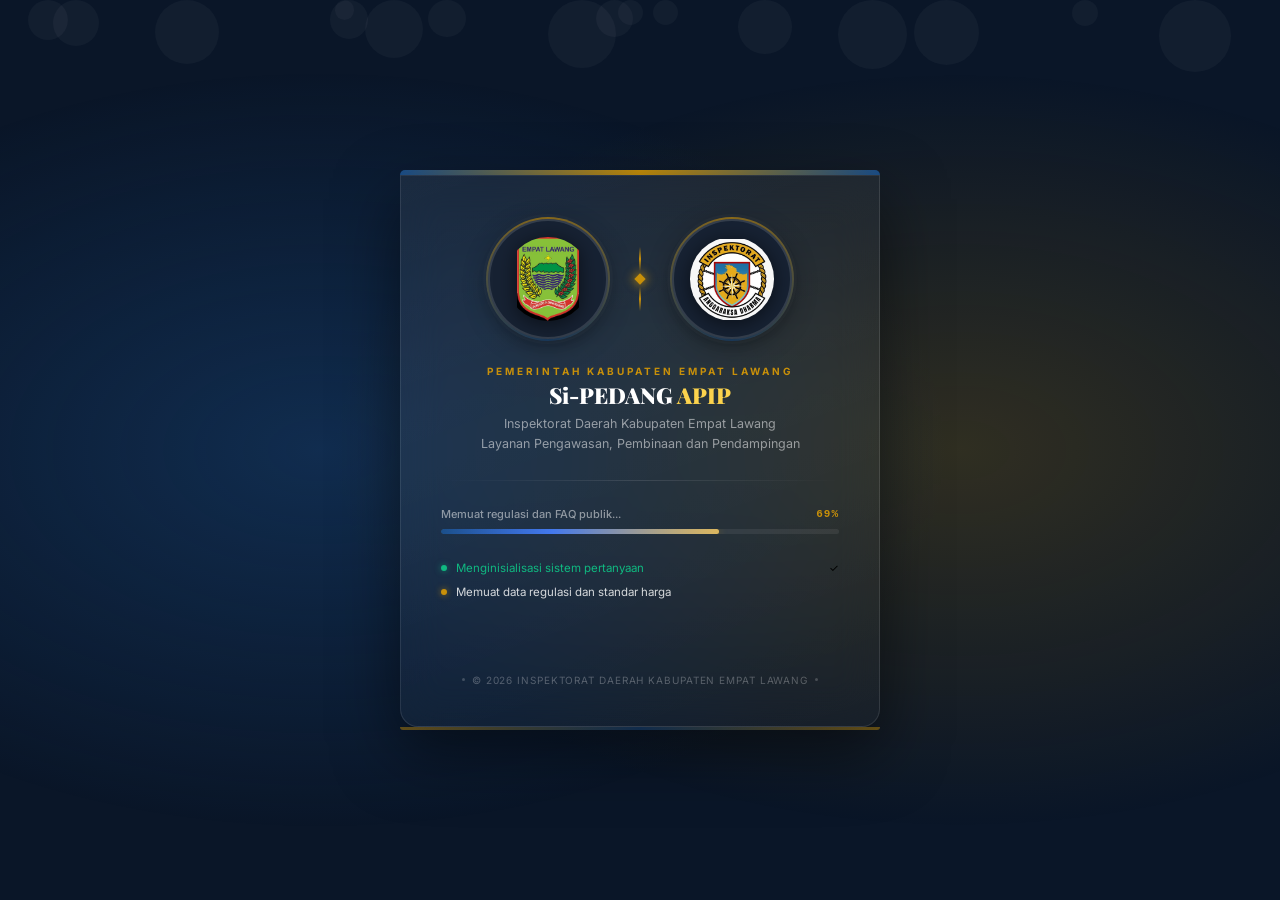
<file: index.html>
<!DOCTYPE html>
<html lang="id">
<head>
<meta charset="UTF-8">
<meta name="viewport" content="width=device-width, initial-scale=1.0, maximum-scale=1.0, user-scalable=no">
<title>Loading — Si-PEDANG APIP</title>
<link rel="preconnect" href="https://fonts.googleapis.com">
<link href="https://fonts.googleapis.com/css2?family=Inter:wght@300;400;600;700;800&family=Playfair+Display:wght@700;900&display=swap" rel="stylesheet">
<style>

/* ══════════════════════════════════════════
   RESET & BASE
══════════════════════════════════════════ */
*, *::before, *::after {
  box-sizing: border-box;
  margin: 0;
  padding: 0;
}

html {
  font-size: 16px;   /* base — semua em/rem relatif ke ini */
  height: 100%;
}

body {
  font-family: 'Inter', sans-serif;
  background: #0A1628;
  min-height: 100%;
  min-height: 100dvh;   /* dynamic viewport — handle mobile browser bar */
  display: flex;
  align-items: center;
  justify-content: center;
  overflow: hidden;
  position: relative;
  padding: 16px;        /* safety margin agar tidak mepet tepi pada layar kecil */
}

/* ══════════════════════════════════════════
   BACKGROUND
══════════════════════════════════════════ */
.bg-glow {
  position: fixed;
  inset: 0;
  background:
    radial-gradient(ellipse 70% 60% at 25% 50%, rgba(27,79,138,0.40) 0%, transparent 70%),
    radial-gradient(ellipse 70% 60% at 75% 50%, rgba(184,134,11,0.22) 0%, transparent 70%);
  z-index: 0;
  pointer-events: none;
  animation: glowPulse 4s ease-in-out infinite alternate;
}
@keyframes glowPulse {
  from { opacity: .7; }
  to   { opacity: 1; }
}

.particles {
  position: fixed;
  inset: 0;
  z-index: 0;
  pointer-events: none;
  overflow: hidden;
}
.p {
  position: absolute;
  border-radius: 50%;
  background: rgba(255,255,255,0.035);
  animation: floatUp linear infinite;
}
@keyframes floatUp {
  0%   { transform: translateY(110vh) rotate(0deg);   opacity: 0; }
  8%   { opacity: 1; }
  92%  { opacity: 1; }
  100% { transform: translateY(-120px) rotate(720deg); opacity: 0; }
}

/* ══════════════════════════════════════════
   SCREEN WRAPPER
══════════════════════════════════════════ */
.screen {
  position: relative;
  z-index: 10;
  width: 100%;
  max-width: 480px;          /* tidak melebar terlalu lebar di desktop */
  display: flex;
  flex-direction: column;
  align-items: stretch;
  animation: fadeInUp .9s cubic-bezier(.16,1,.3,1) both;
}
@keyframes fadeInUp {
  from { opacity: 0; transform: translateY(32px); }
  to   { opacity: 1; transform: translateY(0); }
}

/* ══════════════════════════════════════════
   TOP STRIPE
══════════════════════════════════════════ */
.stripe-top {
  height: 5px;
  background: linear-gradient(90deg, #1B4F8A 0%, #C8900A 50%, #1B4F8A 100%);
  border-radius: 6px 6px 0 0;
  animation: stripeGrow 1.1s cubic-bezier(.16,1,.3,1) .2s both;
  transform-origin: left;
}
@keyframes stripeGrow {
  from { transform: scaleX(0); opacity: 0; }
  to   { transform: scaleX(1); opacity: 1; }
}

/* ══════════════════════════════════════════
   CARD — fluid width, no fixed px
══════════════════════════════════════════ */
.card {
  background: linear-gradient(160deg,
    rgba(255,255,255,0.065) 0%,
    rgba(255,255,255,0.020) 100%);
  border: 1px solid rgba(255,255,255,0.10);
  border-top: none;
  border-radius: 0 0 18px 18px;
  /* padding menggunakan clamp: min 20px, ideal 6vw, max 44px */
  padding: clamp(20px, 6vw, 44px) clamp(18px, 5vw, 40px) clamp(20px, 5vw, 40px);
  backdrop-filter: blur(20px);
  -webkit-backdrop-filter: blur(20px);
  display: flex;
  flex-direction: column;
  align-items: center;
  gap: clamp(16px, 3.5vw, 26px);
  box-shadow: 0 24px 64px rgba(0,0,0,.50),
              inset 0 1px 0 rgba(255,255,255,.07);
}

/* ══════════════════════════════════════════
   LOGOS ROW — fluid sizing via clamp
══════════════════════════════════════════ */
.logos {
  display: flex;
  align-items: center;
  justify-content: center;
  gap: clamp(14px, 4vw, 28px);
  width: 100%;
}

/* Ring size: min 88px, ideal 22vw, max 120px */
.logo-ring {
  --ring-size: clamp(88px, 22vw, 120px);
  width:  var(--ring-size);
  height: var(--ring-size);
  border-radius: 50%;
  background: rgba(255,255,255,0.055);
  border: 2px solid rgba(255,255,255,0.13);
  display: flex;
  align-items: center;
  justify-content: center;
  flex-shrink: 0;
  position: relative;
  box-shadow: 0 6px 24px rgba(0,0,0,.4),
              0 0 0 5px rgba(255,255,255,.025);
  animation: logoFloat 3s ease-in-out infinite alternate;
}
.logo-ring:nth-child(1) { animation-delay: 0s; }
.logo-ring:nth-child(3) { animation-delay: .55s; }

@keyframes logoFloat {
  from { transform: translateY(0); }
  to   { transform: translateY(-5px); }
}

/* Spinning gold-blue border */
.logo-ring::before {
  content: '';
  position: absolute;
  inset: -4px;
  border-radius: 50%;
  background: conic-gradient(#C8900A 0deg, #1B4F8A 180deg, #C8900A 360deg);
  z-index: -1;
  animation: rotateBorder 5s linear infinite;
  opacity: .7;
}
.logo-ring::after {
  content: '';
  position: absolute;
  inset: -2px;
  border-radius: 50%;
  background: #0A1628;  /* hides inner part of conic gradient */
  z-index: -1;
}
@keyframes rotateBorder {
  to { transform: rotate(360deg); }
}

/* Image inside ring: 72% of ring */
.logo-ring img {
  width:  72%;
  height: 72%;
  object-fit: contain;
  border-radius: 50%;
  filter: drop-shadow(0 3px 10px rgba(0,0,0,.55));
  position: relative;
  z-index: 1;
}

/* Diamond divider between logos */
.logo-sep {
  display: flex;
  flex-direction: column;
  align-items: center;
  gap: 4px;
  flex-shrink: 0;
  animation: sepPulse 2.5s ease-in-out infinite alternate;
}
@keyframes sepPulse {
  from { opacity: .45; }
  to   { opacity: 1; }
}
.logo-sep .vline {
  width: 1.5px;
  height: clamp(16px, 3vw, 24px);
  background: linear-gradient(to bottom, transparent, #C8900A, transparent);
}
.logo-sep .gem {
  width:  8px;
  height: 8px;
  background: #C8900A;
  transform: rotate(45deg);
  box-shadow: 0 0 8px 2px rgba(200,144,10,.55);
}

/* ══════════════════════════════════════════
   TEXT BLOCK — fluid font sizes
══════════════════════════════════════════ */
.text-block {
  text-align: center;
  display: flex;
  flex-direction: column;
  gap: 5px;
  width: 100%;
}
.tagline {
  font-size: clamp(8px, 2vw, 10px);
  letter-spacing: clamp(1.5px, .5vw, 3px);
  text-transform: uppercase;
  color: #C8900A;
  font-weight: 700;
  animation: textFade 1s .55s both;
}
.title {
  font-family: 'Playfair Display', serif;
  font-size: clamp(16px, 4.5vw, 22px);
  font-weight: 900;
  color: #fff;
  line-height: 1.2;
  animation: textFade 1s .65s both;
}
.title span { color: #FCD34D; }
.subtitle {
  font-size: clamp(10px, 2.5vw, 12.5px);
  color: rgba(255,255,255,.52);
  line-height: 1.6;
  animation: textFade 1s .75s both;
}
@keyframes textFade {
  from { opacity: 0; transform: translateY(7px); }
  to   { opacity: 1; transform: translateY(0); }
}

/* ══════════════════════════════════════════
   DIVIDER HR
══════════════════════════════════════════ */
.hr {
  width: 100%;
  height: 1px;
  background: linear-gradient(90deg, transparent, rgba(255,255,255,.11), transparent);
  flex-shrink: 0;
}

/* ══════════════════════════════════════════
   PROGRESS
══════════════════════════════════════════ */
.progress-wrap {
  width: 100%;
  display: flex;
  flex-direction: column;
  gap: 8px;
  animation: textFade 1s .95s both;
}
.progress-info {
  display: flex;
  justify-content: space-between;
  align-items: center;
}
.prog-label {
  font-size: clamp(9px, 2.2vw, 11px);
  color: rgba(255,255,255,.50);
  font-weight: 500;
}
.prog-pct {
  font-family: 'Courier New', monospace;
  font-size: clamp(9px, 2.2vw, 11px);
  color: #C8900A;
  font-weight: 700;
  letter-spacing: 1px;
}
.prog-track {
  width: 100%;
  height: 5px;
  background: rgba(255,255,255,.07);
  border-radius: 5px;
  overflow: hidden;
}
.prog-bar {
  height: 100%;
  width: 0%;
  background: linear-gradient(90deg, #1B4F8A, #2563EB 40%, #C8900A);
  border-radius: 5px;
  transition: width .12s ease;
  box-shadow: 0 0 10px rgba(200,144,10,.45);
  position: relative;
  overflow: hidden;
}
.prog-bar::after {
  content: '';
  position: absolute;
  inset: 0;
  background: linear-gradient(90deg,
    transparent 0%, rgba(255,255,255,.35) 50%, transparent 100%);
  background-size: 200% 100%;
  animation: shimmer 1.2s linear infinite;
}
@keyframes shimmer {
  from { background-position: -200% 0; }
  to   { background-position:  200% 0; }
}

/* ══════════════════════════════════════════
   STATUS STEPS
══════════════════════════════════════════ */
.steps {
  width: 100%;
  display: flex;
  flex-direction: column;
  gap: clamp(5px, 1.2vw, 8px);
  animation: textFade 1s 1.05s both;
}
.step {
  display: flex;
  align-items: center;
  gap: 9px;
  opacity: 0;
  transform: translateX(-6px);
  transition: opacity .35s ease, transform .35s ease;
}
.step.active, .step.done { opacity: 1; transform: translateX(0); }
.sdot {
  width: 6px; height: 6px;
  border-radius: 50%;
  flex-shrink: 0;
  background: rgba(255,255,255,.18);
  transition: background .3s, box-shadow .3s;
}
.step.active .sdot {
  background: #C8900A;
  box-shadow: 0 0 6px rgba(200,144,10,.7);
}
.step.done  .sdot {
  background: #10B981;
  box-shadow: 0 0 6px rgba(16,185,129,.6);
}
.stxt {
  font-size: clamp(9px, 2.2vw, 11.5px);
  color: rgba(255,255,255,.30);
  transition: color .3s;
  flex: 1;
  line-height: 1.4;
}
.step.active .stxt { color: rgba(255,255,255,.82); }
.step.done  .stxt  { color: #10B981; }
.scheck {
  font-size: clamp(9px, 2.2vw, 11px);
  opacity: 0;
  transition: opacity .3s;
  margin-left: auto;
  flex-shrink: 0;
}
.step.done .scheck { opacity: 1; }

/* ══════════════════════════════════════════
   FOOTER
══════════════════════════════════════════ */
.card-foot {
  display: flex;
  align-items: center;
  gap: 7px;
  animation: textFade 1s 1.15s both;
}
.fdot {
  width: 3px; height: 3px;
  border-radius: 50%;
  background: rgba(255,255,255,.2);
}
.ftxt {
  font-size: clamp(8px, 1.8vw, 10px);
  color: rgba(255,255,255,.28);
  letter-spacing: .9px;
  text-transform: uppercase;
}

/* ══════════════════════════════════════════
   BOTTOM STRIPE
══════════════════════════════════════════ */
.stripe-bot {
  height: 3px;
  background: linear-gradient(90deg, #C8900A, #1B4F8A 50%, #C8900A);
  border-radius: 0 0 4px 4px;
  opacity: .45;
}

/* ══════════════════════════════════════════
   FADE OUT
══════════════════════════════════════════ */
.screen.out {
  animation: fadeOut .45s ease-in forwards;
}
body.out {
  animation: bgOut .45s ease-in forwards;
}
@keyframes fadeOut {
  to { opacity: 0; transform: scale(1.025); }
}
@keyframes bgOut {
  to { opacity: 0; }
}

</style>
</head>
<body>

<div class="bg-glow"></div>
<div class="particles" id="pts"></div>

<div class="screen" id="screen">

  <div class="stripe-top"></div>

  <div class="card">

    <!-- ── LOGOS ── -->
    <div class="logos">
      <div class="logo-ring">
        <img src="[data-uri]" alt="Logo Kabupaten Empat Lawang">
      </div>

      <div class="logo-sep">
        <div class="vline"></div>
        <div class="gem"></div>
        <div class="vline"></div>
      </div>

      <div class="logo-ring" style="animation-delay:.55s">
        <img src="[data-uri]" alt="Logo Inspektorat Anggaraksa Dharma">
      </div>
    </div>

    <!-- ── TEXT ── -->
    <div class="text-block">
      <div class="tagline">Pemerintah Kabupaten Empat Lawang</div>
      <div class="title">Si-PEDANG <span>APIP</span></div>
      <div class="subtitle">
        Inspektorat Daerah Kabupaten Empat Lawang<br>
        Layanan Pengawasan, Pembinaan dan Pendampingan
      </div>
    </div>

    <div class="hr"></div>

    <!-- ── PROGRESS ── -->
    <div class="progress-wrap">
      <div class="progress-info">
        <span class="prog-label" id="plbl">Memuat sistem...</span>
        <span class="prog-pct"  id="ppct">0%</span>
      </div>
      <div class="prog-track">
        <div class="prog-bar" id="pbar"></div>
      </div>
    </div>

    <!-- ── STEPS ── -->
    <div class="steps">
      <div class="step" id="s1">
        <div class="sdot"></div>
        <span class="stxt">Menginisialisasi sistem pertanyaan</span>
        <span class="scheck">✓</span>
      </div>
      <div class="step" id="s2">
        <div class="sdot"></div>
        <span class="stxt">Memuat data regulasi dan standar harga</span>
        <span class="scheck">✓</span>
      </div>
      <div class="step" id="s3">
        <div class="sdot"></div>
        <span class="stxt">Menyiapkan dashboard auditor</span>
        <span class="scheck">✓</span>
      </div>
      <div class="step" id="s4">
        <div class="sdot"></div>
        <span class="stxt">Sistem siap digunakan</span>
        <span class="scheck">✓</span>
      </div>
    </div>

    <!-- ── FOOTER ── -->
    <div class="card-foot">
      <div class="fdot"></div>
      <span class="ftxt">© 2026 Inspektorat Daerah Kabupaten Empat Lawang</span>
      <div class="fdot"></div>
    </div>

  </div><!-- /card -->

  <div class="stripe-bot"></div>

</div><!-- /screen -->

<script>
/* ── PARTICLES ── */
(function() {
  const c = document.getElementById('pts');
  for (let i = 0; i < 16; i++) {
    const d = document.createElement('div');
    d.className = 'p';
    const s = Math.random() * 55 + 18;
    d.style.cssText = [
      `width:${s}px`, `height:${s}px`,
      `left:${Math.random()*100}%`,
      `animation-duration:${Math.random()*14+9}s`,
      `animation-delay:${Math.random()*9}s`,
    ].join(';');
    c.appendChild(d);
  }
})();

/* ── PROGRESS ── */
const bar   = document.getElementById('pbar');
const lbl   = document.getElementById('plbl');
const pct   = document.getElementById('ppct');
const steps = [
  { el: document.getElementById('s1'), at: 15, msg: 'Memuat data tiket pertanyaan...' },
  { el: document.getElementById('s2'), at: 42, msg: 'Memuat regulasi dan FAQ publik...' },
  { el: document.getElementById('s3'), at: 72, msg: 'Menyiapkan fitur auditor...' },
  { el: document.getElementById('s4'), at: 96, msg: 'Sistem siap!' },
];

/* Activate first step right away */
steps[0].el.classList.add('active');

const startTime = performance.now();
const loadingDuration = 2800;
function updateProgress(now) {
  const elapsed = Math.min(now - startTime, loadingDuration);
  const progress = elapsed / loadingDuration;
  const v = 100 * (1 - Math.pow(1 - progress, 2));

  bar.style.width = v + '%';
  pct.textContent  = Math.floor(v) + '%';

  steps.forEach((s, i) => {
    if (v >= s.at && !s.el.classList.contains('active') && !s.el.classList.contains('done')) {
      if (i > 0) {
        steps[i-1].el.classList.remove('active');
        steps[i-1].el.classList.add('done');
      }
      s.el.classList.add('active');
      lbl.textContent = s.msg;
    }
  });

  if (v >= 100) {
    steps[steps.length-1].el.classList.remove('active');
    steps[steps.length-1].el.classList.add('done');
    lbl.textContent = 'Selamat datang!';

    setTimeout(() => {
      document.getElementById('screen').classList.add('out');
      document.body.classList.add('out');
      setTimeout(() => { window.location.replace('app.html'); }, 450);
    }, 180);
    return;
  }

  requestAnimationFrame(updateProgress);
}

requestAnimationFrame(updateProgress);
</script>

</body>
</html>
</file>
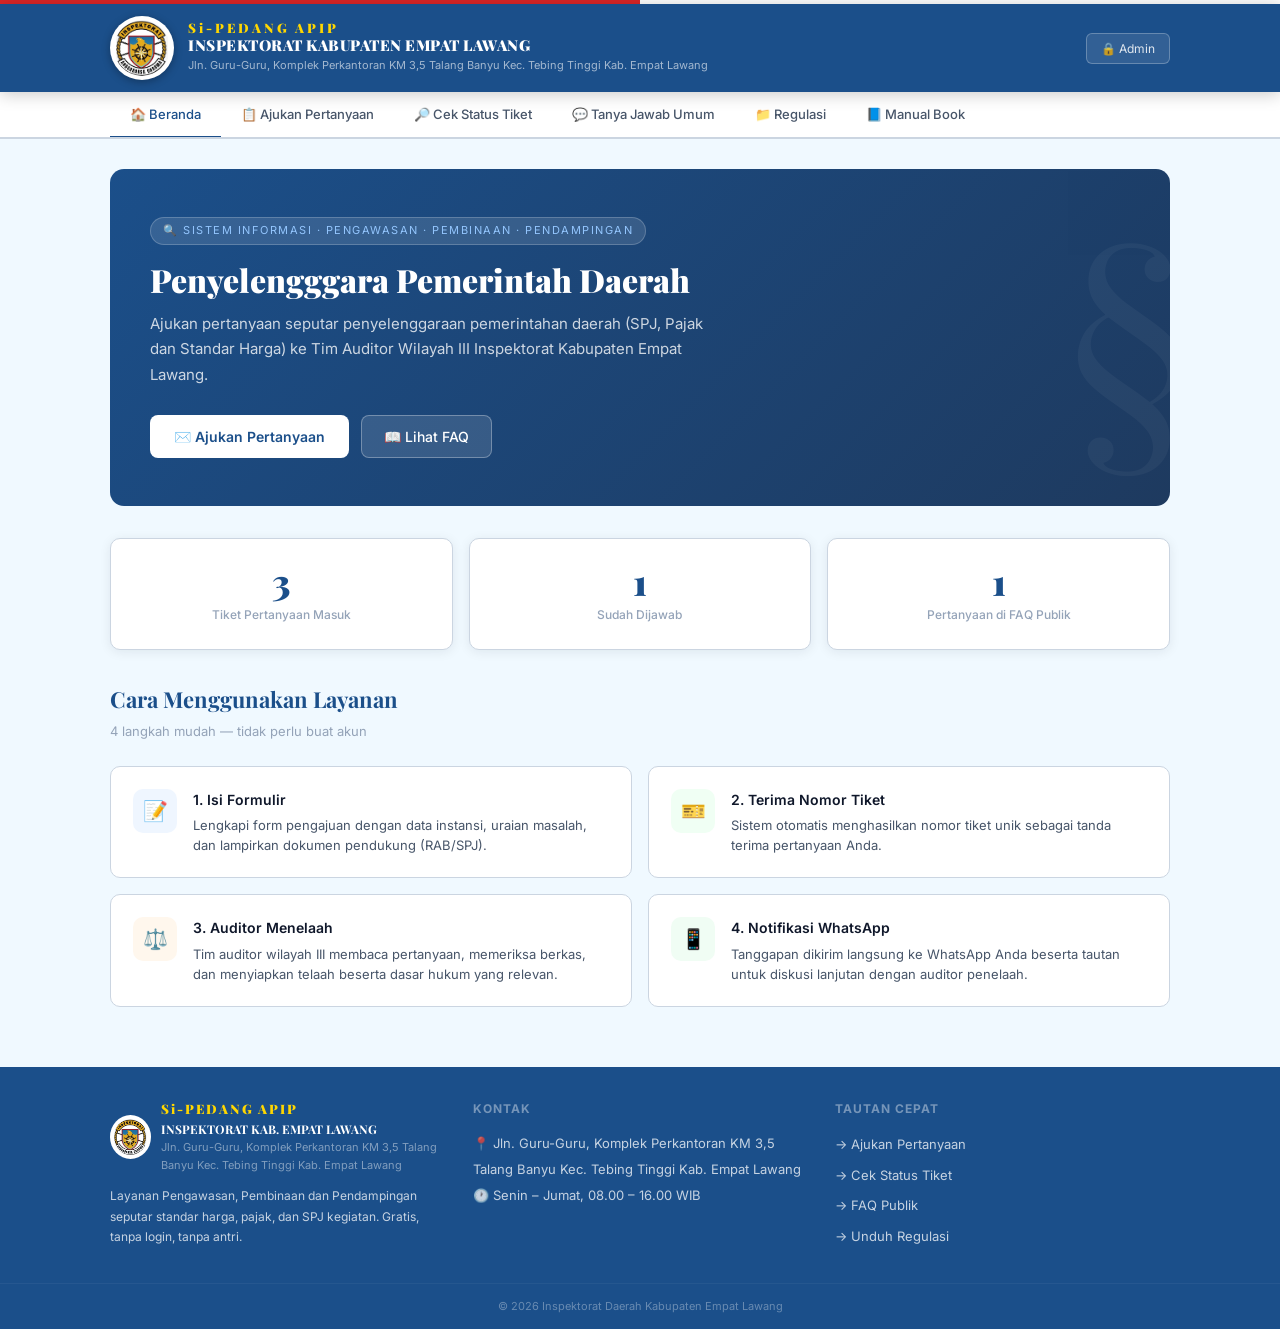
<file: app.html>
<!DOCTYPE html>
<html lang="id">
<head>
  <meta charset="UTF-8">
  <meta name="viewport" content="width=device-width, initial-scale=1.0">
  <title>Si-PEDANG APIP — Inspektorat Kab. Empat Lawang</title>

  <!-- Google Fonts -->
  <link rel="preconnect" href="https://fonts.googleapis.com">
  <link href="https://fonts.googleapis.com/css2?family=Inter:wght@300;400;500;600;700&family=Playfair+Display:wght@700;900&display=swap" rel="stylesheet">

  <!-- CSS (urutan penting: base → components → admin) -->
  <link rel="stylesheet" href="css/base.css">
  <link rel="stylesheet" href="css/components.css">
  <link rel="stylesheet" href="css/admin.css">
</head>
<body>

<!-- ═══════════════════════════════════════════════════════════
     HEADER
════════════════════════════════════════════════════════════ -->
<div class="strip-merah"></div>
<header class="site-header">
  <div class="header-inner">
    <div class="logo-wrap">
      <img src="[data-uri]" alt="Logo Inspektorat" class="logo-img">
    </div>
    <div class="header-text">
      <div class="brand-name">Si-PEDANG APIP</div>
      <h1>INSPEKTORAT KABUPATEN EMPAT LAWANG</h1>
      <div class="subtitle">Jln. Guru-Guru, Komplek Perkantoran KM 3,5 Talang Banyu Kec. Tebing Tinggi Kab. Empat Lawang</div>
    </div>
    <button class="admin-btn" onclick="showPage('admin')">🔒 Admin</button>
  </div>
</header>

<!-- ═══════════════════════════════════════════════════════════
     NAVIGASI PUBLIK
════════════════════════════════════════════════════════════ -->
<nav class="nav-bar">
  <div class="nav-inner">
    <button class="nav-btn active" id="nav-home"     onclick="showPage('home')">🏠 Beranda</button>
    <button class="nav-btn"        id="nav-form"     onclick="showPage('form')">📋 Ajukan Pertanyaan</button>
    <button class="nav-btn"        id="nav-cek"      onclick="showPage('cek')">🔎 Cek Status Tiket</button>
    <button class="nav-btn"        id="nav-faq"      onclick="showPage('faq')">💬 Tanya Jawab Umum</button>
    <button class="nav-btn"        id="nav-regulasi" onclick="showPage('regulasi')">📁 Regulasi</button>
    <button class="nav-btn"        id="nav-manual"   onclick="window.location.href='js/manual-book.html'">📘 Manual Book</button>
  </div>
</nav>

<!-- ═══════════════════════════════════════════════════════════
     KONTEN UTAMA
════════════════════════════════════════════════════════════ -->
<main class="main">

  <!-- ── BERANDA ─────────────────────────────────────────── -->
  <div class="page active" id="page-home">
    <div class="hero">
      <div class="hero-badge">🔍 Sistem Informasi · Pengawasan · Pembinaan · Pendampingan</div>
      <h2>Penyelengggara Pemerintah Daerah</h2>
      <p>Ajukan pertanyaan seputar penyelenggaraan pemerintahan daerah (SPJ, Pajak dan Standar Harga) ke Tim Auditor Wilayah III 
        Inspektorat Kabupaten Empat Lawang.</p>
      <div class="hero-cta">
        <button class="btn-primary"   onclick="showPage('form')">✉️ Ajukan Pertanyaan</button>
        <button class="btn-secondary" onclick="showPage('faq')">📖 Lihat FAQ</button>
      </div>
    </div>

    <!-- Statistik -->
    <div class="stat-grid">
      <div class="stat-card">
        <div class="stat-num" id="stat-tiket">0</div>
        <div class="stat-label">Tiket Pertanyaan Masuk</div>
      </div>
      <div class="stat-card">
        <div class="stat-num" id="stat-selesai">0</div>
        <div class="stat-label">Sudah Dijawab</div>
      </div>
      <div class="stat-card">
        <div class="stat-num" id="stat-faq">0</div>
        <div class="stat-label">Pertanyaan di FAQ Publik</div>
      </div>
    </div>

    <!-- Cara Pakai -->
    <h3 class="section-title" style="margin-bottom:4px;">Cara Menggunakan Layanan</h3>
    <p class="section-sub">4 langkah mudah — tidak perlu buat akun</p>
    <div class="how-grid">
      <div class="how-card">
        <div class="how-icon" style="background:#EFF6FF;">📝</div>
        <div>
          <h4>1. Isi Formulir</h4>
          <p>Lengkapi form pengajuan dengan data instansi, uraian masalah, dan lampirkan dokumen pendukung (RAB/SPJ).</p>
        </div>
      </div>
      <div class="how-card">
        <div class="how-icon" style="background:#F0FFF4;">🎫</div>
        <div>
          <h4>2. Terima Nomor Tiket</h4>
          <p>Sistem otomatis menghasilkan nomor tiket unik sebagai tanda terima pertanyaan Anda.</p>
        </div>
      </div>
      <div class="how-card">
        <div class="how-icon" style="background:#FFF7ED;">⚖️</div>
        <div>
          <h4>3. Auditor Menelaah</h4>
          <p>Tim auditor wilayah III membaca pertanyaan, memeriksa berkas, dan menyiapkan telaah beserta dasar hukum yang relevan.</p>
        </div>
      </div>
      <div class="how-card">
        <div class="how-icon" style="background:#F0FDF4;">📱</div>
        <div>
          <h4>4. Notifikasi WhatsApp</h4>
          <p>Tanggapan dikirim langsung ke WhatsApp Anda beserta tautan untuk diskusi lanjutan dengan auditor penelaah.</p>
        </div>
      </div>
    </div>
  </div>

  <!-- ── AJUKAN PERTANYAAN ────────────────────────────────── -->
  <div class="page" id="page-form">
    <h2 class="section-title">Formulir Pengajuan Pertanyaan</h2>
    <p class="section-sub">Isi dengan lengkap dan benar. Nomor WhatsApp aktif wajib diisi untuk menerima tanggapan.</p>

    <div class="form-card">
      <div class="form-row">
        <div class="form-group">
          <label>Nama Lengkap <span class="req">*</span></label>
          <input type="text" id="f-nama" placeholder="Nama sesuai identitas">
        </div>
        <div class="form-group">
          <label>Panggilan / Username</label>
          <input type="text" id="f-username" placeholder="misal: Pak Andi">
        </div>
      </div>

      <div class="form-row">
        <div class="form-group">
          <label>Instansi <span class="req">*</span></label>
          <select id="f-inst-type" onchange="toggleInstName()">
            <option value="">— Pilih Instansi —</option>
            <option value="kecamatan">Kecamatan</option>
            <option value="puskesmas">Puskesmas</option>
          </select>
        </div>
        <div class="form-group" id="f-unit-group" style="display:none">
          <label id="f-unit-label">Unit <span class="req">*</span></label>
          <select id="f-unit">
            <option value="">— Pilih Unit —</option>
          </select>
        </div>
      </div>

      <div class="form-row">
        <div class="form-group">
          <label>Jabatan <span class="req">*</span></label>
          <select id="f-jabatan">
            <option value="">— Pilih Jabatan —</option>
            <option value="PA">PA (Pengguna Anggaran)</option>
            <option value="KPA">KPA (Kuasa Pengguna Anggaran)</option>
            <option value="KPA/PPK">KPA/PPK</option>
            <option value="PPTK">PPTK (Pejabat Pelaksana Teknis Kegiatan)</option>
            <option value="Bendahara JKN">Bendahara JKN</option>
            <option value="Bendahara BOK">Bendahara BOK</option>
            <option value="Bendahara BOS">Bendahara BOS</option>
            <option value="Bendahara Umum">Bendahara Umum atau Lainnya</option>
            <option value="Lainnya">Lainnya</option>
          </select>
        </div>
        <div class="form-group">
          <label>Nomor WhatsApp Aktif <span class="req">*</span></label>
          <input type="tel" id="f-wa" placeholder="628xxxxxxxxxx">
          <div class="form-hint">Format: 628xxx — tanpa spasi atau tanda baca</div>
        </div>
      </div>

      <div class="form-group">
        <label>Alamat Email</label>
        <input type="email" id="f-email" placeholder="email@domain.com (opsional)">
      </div>

      <div class="form-row">
        <div class="form-group">
          <label>Nama Program <span class="req">*</span></label>
          <input type="text" id="f-program" placeholder="misal: Program Pembangunan Infrastruktur Desa">
        </div>
        <div class="form-group">
          <label>Nama Kegiatan <span class="req">*</span></label>
          <input type="text" id="f-kegiatan" placeholder="misal: Pavingisasi Jalan RT 01">
        </div>
      </div>

      <div class="form-group">
        <label>Uraian Pertanyaan <span class="req">*</span></label>
        <textarea id="f-uraian"
          placeholder="Jelaskan secara rinci permasalahan yang dihadapi, termasuk tahun anggaran, nilai kegiatan, dan kendala spesifik..."></textarea>
      </div>

      <div class="form-group">
        <label>Upload Berkas Pendukung</label>
        <div class="upload-zone" onclick="document.getElementById('f-file').click()">
          <div class="upload-icon">📎</div>
          <p id="upload-label">Klik untuk upload DPA, RAB, atau draf SPJ</p>
          <span>Format PDF/Excel/Word · Maks. 10 MB</span>
        </div>
        <input type="file" id="f-file" style="display:none"
               accept=".pdf,.xlsx,.xls,.docx,.doc"
               onchange="updateUploadLabel()">
        <div id="upload-preview" style="display:none;"></div>
      </div>

      <button class="submit-btn" onclick="submitForm()">✉️ Kirim Permohonan Pertanyaan</button>
    </div>
  </div>

  <!-- ── CEK STATUS TIKET ─────────────────────────────────── -->
  <div class="page" id="page-cek">
    <h2 class="section-title">Cek Status Tiket Pertanyaan</h2>
    <p class="section-sub">Masukkan nomor tiket yang diterima saat pengajuan untuk melihat status dan tanggapan auditor.</p>
    <div style="max-width:560px;margin:0 auto;">
      <div class="form-card">
        <div class="form-group">
          <label>Nomor Tiket <span class="req">*</span></label>
          <input type="text" id="cek-input"
                 placeholder="Contoh: EL-2024-0001"
                 style="text-transform:uppercase;font-size:16px;font-weight:600;letter-spacing:1px;"
                 oninput="this.value=this.value.toUpperCase()"
                 onkeydown="if(event.key==='Enter') cekStatus()">
        </div>
        <button class="submit-btn" onclick="cekStatus()">🔎 Cari Tiket</button>
      </div>
      <div id="cek-result" style="display:none;margin-top:20px;"></div>
    </div>
  </div>

  <!-- ── TANYA JAWAB UMUM (FAQ) ────────────────────────────── -->
  <div class="page" id="page-faq">
    <h2 class="section-title">Ruang Tanya Jawab Umum</h2>
    <p class="section-sub">Arsip telaah auditor yang telah disetujui untuk dibagikan. Nama penanya otomatis disamarkan.</p>

    <div class="search-bar">
      <input type="text" id="faq-search"
             placeholder="🔍  Cari pertanyaan, topik, atau kata kunci..."
             oninput="filterFaq()">
    </div>
    <div class="tag-filters">
      <span class="tag-chip active"   onclick="setFaqTag(this,'all')">Semua</span>
      <span class="tag-chip"          onclick="setFaqTag(this,'pajak')">Pajak</span>
      <span class="tag-chip"          onclick="setFaqTag(this,'standar-harga')">Standar Harga</span>
      <span class="tag-chip"          onclick="setFaqTag(this,'spj')">SPJ</span>
      <span class="tag-chip"          onclick="setFaqTag(this,'rab')">RAB</span>
      <span class="tag-chip"          onclick="setFaqTag(this,'dana-desa')">Dana Desa</span>
    </div>
    <div id="faq-list"></div>
  </div>

  <!-- ── PUSAT REGULASI ────────────────────────────────────── -->
  <div class="page" id="page-regulasi">
    <h2 class="section-title">Pusat Unduh Regulasi</h2>
    <p class="section-sub">Dokumen aturan resmi yang menjadi dasar pembinaan dan pendampingan.</p>
    <div class="reg-grid" id="reg-grid"></div>
  </div>

  <!-- ── MANUAL BOOK ──────────────────────────────────────── -->
  <div class="page" id="page-manual">
    <section class="manual-hero">
      <div class="manual-hero-copy"><div class="manual-kicker">PANDUAN PENGGUNAAN</div>
        <h2>Semua langkah,<br><span>lebih mudah dipahami.</span></h2>
        <p>Panduan lengkap menggunakan Si-PEDANG APIP untuk mengajukan pertanyaan, memantau tiket, membaca jawaban auditor, dan menemukan regulasi resmi.</p>
        <div class="manual-hero-pills"><span>👤 Penanya</span><span>🛡️ Auditor</span><span>📚 Regulasi resmi</span></div>
      </div>
      <div class="manual-hero-art"><div class="manual-art-ring"><span>APIP</span></div><div class="manual-art-note note-top">01 <b>Ajukan</b></div><div class="manual-art-note note-bottom">04 <b>Terima jawaban</b></div></div>
    </section>

    <div class="manual-section-heading">
      <div><span class="manual-eyebrow">ALUR LAYANAN</span><h3>Bagaimana prosesnya?</h3></div>
      <p>Empat langkah dari pertanyaan pertama sampai jawaban diterima.</p>
    </div>
    <div class="manual-flow">
      <div class="manual-step step-blue"><div class="manual-step-number">01</div><div class="manual-step-icon">📝</div><h4>Ajukan pertanyaan</h4><p>Isi identitas, pilih instansi, tulis program dan kegiatan, lalu jelaskan kebutuhan secara runtut.</p></div>
      <div class="manual-flow-line"></div>
      <div class="manual-step step-teal"><div class="manual-step-number">02</div><div class="manual-step-icon">🎫</div><h4>Simpan nomor tiket</h4><p>Sistem membuat nomor tiket setelah pertanyaan dikirim. Simpan nomor ini untuk mengecek perkembangan.</p></div>
      <div class="manual-flow-line"></div>
      <div class="manual-step step-gold"><div class="manual-step-number">03</div><div class="manual-step-icon">🔎</div><h4>Auditor menelaah</h4><p>Auditor memeriksa uraian, dokumen pendukung, serta dasar aturan yang relevan.</p></div>
      <div class="manual-flow-line"></div>
      <div class="manual-step step-green"><div class="manual-step-number">04</div><div class="manual-step-icon">💬</div><h4>Terima tanggapan</h4><p>Jawaban dikirim melalui WhatsApp. Gunakan nomor tiket untuk melihat status dan rekomendasi.</p></div>
    </div>

    <div class="manual-columns">
      <section class="manual-panel manual-panel-blue">
        <div class="manual-panel-title"><span>👤</span><div><span class="manual-eyebrow">UNTUK PENANYA</span><h3>Siapkan pertanyaan dengan baik</h3></div></div>
        <ol class="manual-list">
          <li><strong>Pilih instansi</strong><span>Pilih Kecamatan Pasemah Air Keruh, Desa/Sekolah, atau Puskesmas yang sesuai.</span></li>
          <li><strong>Gunakan WhatsApp aktif</strong><span>Nomor 08 atau 628 diterima dan otomatis dinormalkan untuk WhatsApp.</span></li>
          <li><strong>Jelaskan konteks</strong><span>Sertakan tahun anggaran, nilai kegiatan, masalah, dan hasil yang ingin dikonfirmasi.</span></li>
          <li><strong>Lampirkan berkas</strong><span>Gunakan RAB, SPJ, DPA, atau dokumen pendukung yang relevan jika tersedia.</span></li>
        </ol>
      </section>
      <section class="manual-panel manual-panel-gold">
        <div class="manual-panel-title"><span>🛡️</span><div><span class="manual-eyebrow">UNTUK AUDITOR</span><h3>Alur menelaah tiket</h3></div></div>
        <ol class="manual-list">
          <li><strong>Buka Dashboard Admin</strong><span>Masuk melalui tombol Admin dan gunakan akun internal yang tersedia.</span></li>
          <li><strong>Periksa tiket baru</strong><span>Baca identitas penanya, uraian kegiatan, kecamatan, dan lampiran.</span></li>
          <li><strong>Tulis dasar hukum dan rekomendasi</strong><span>Gunakan regulasi terbaru, bahasa yang jelas, dan langkah tindak lanjut yang konkret.</span></li>
          <li><strong>Kirim tanggapan</strong><span>Pratinjau pesan, simpan telaah, lalu buka WhatsApp untuk mengirim notifikasi.</span></li>
        </ol>
      </section>
    </div>

    <div class="manual-bottom-grid">
      <section class="manual-checklist"><span class="manual-eyebrow">CHECKLIST SEBELUM KIRIM</span><h3>Pastikan tidak ada yang terlewat</h3>
        <div class="check-row"><span>✓</span>Nama dan instansi sudah benar</div><div class="check-row"><span>✓</span>Nomor WhatsApp aktif</div>
        <div class="check-row"><span>✓</span>Program dan kegiatan sudah spesifik</div><div class="check-row"><span>✓</span>Uraian masalah mudah dipahami</div><div class="check-row"><span>✓</span>Nomor tiket sudah disimpan</div>
      </section>
      <section class="manual-help-card"><div class="manual-help-icon">💡</div><h3>Tips cepat</h3><p>Gunakan menu <strong>Regulasi</strong> untuk membaca aturan resmi sebelum mengirim pertanyaan. Semakin lengkap konteks dan dokumen, semakin mudah auditor memberikan tanggapan yang tepat.</p><button class="manual-link-button" onclick="showPage('form')">📝 Ajukan Pertanyaan</button></section>
    </div>
  </div>

  <!-- ── ADMIN ─────────────────────────────────────────────── -->
  <div class="page" id="page-admin">

    <!-- Form Login -->
    <div id="admin-login-section">
      <div style="max-width:420px;margin:0 auto;padding-top:20px;">
        <div class="admin-login">
          <div style="text-align:center;margin-bottom:24px;font-size:40px;">🔒</div>
          <h3>Login Auditor</h3>
          <p>Akses khusus internal Inspektorat Kabupaten Empat Lawang.</p>
          <div class="form-group">
            <label>Email</label>
            <input type="email" id="login-email" placeholder="auditor@empatlawang.go.id"
                   onkeydown="if(event.key==='Enter') doLogin()">
          </div>
          <div class="form-group">
            <label>Password</label>
            <input type="password" id="login-pass" placeholder="••••••••"
                   onkeydown="if(event.key==='Enter') doLogin()">
            <div class="form-hint">Demo: gunakan email apapun + password "auditor123"</div>
          </div>
          <button class="login-btn" onclick="doLogin()">Masuk ke Dashboard</button>
        </div>
      </div>
    </div>

    <!-- Dashboard -->
    <div id="admin-dashboard" style="display:none;">
      <div class="dashboard-header">
        <div>
          <h3>Dashboard Telaah Auditor</h3>
          <p style="font-size:13px;color:var(--text-muted);margin-top:2px;">
            Selamat datang, <strong id="auditor-name">Auditor</strong>
          </p>
        </div>
        <button class="logout-btn" onclick="doLogout()">↩ Keluar</button>
      </div>

      <!-- Stat cards -->
      <div class="stat-grid" style="margin-bottom:24px;">
        <div class="stat-card">
          <div class="stat-num" id="adm-total">0</div>
          <div class="stat-label">Total Tiket</div>
        </div>
        <div class="stat-card">
          <div class="stat-num" id="adm-pending" style="color:var(--blue-mid)">0</div>
          <div class="stat-label">Menunggu Telaah</div>
        </div>
        <div class="stat-card">
          <div class="stat-num" id="adm-done" style="color:var(--success)">0</div>
          <div class="stat-label">Selesai Dijawab</div>
        </div>
      </div>

      <!-- Sub-tab -->
      <div style="display:flex;gap:0;border-bottom:2px solid var(--border);margin-bottom:24px;">
        <button class="admin-tab active" id="atab-tiket"   onclick="switchAdminTab('tiket')">📋 Tiket Masuk</button>
        <button class="admin-tab"        id="atab-auditor" onclick="switchAdminTab('auditor')">👥 Auditor</button>
        <button class="admin-tab"        id="atab-laporan" onclick="switchAdminTab('laporan')">📊 Laporan</button>
      </div>

      <!-- Tab: Tiket -->
      <div id="atab-content-tiket">
        <div class="filter-row">
          <select id="filter-kec" onchange="renderTickets()">
            <option value="all">Semua Kecamatan</option>
            <option>Pasemah Air Keruh</option>
          </select>
          <select id="filter-status" onchange="renderTickets()">
            <option value="all">Semua Status</option>
            <option value="submitted">Menunggu</option>
            <option value="completed">Selesai</option>
          </select>
          <input type="text" id="filter-search"
                 placeholder="🔍 Cari nama / kegiatan..."
                 oninput="renderTickets()"
                 style="flex:1;min-width:180px;">
        </div>
        <div class="ticket-list" id="ticket-list"></div>
      </div>

      <!-- Tab: Auditor -->
      <div id="atab-content-auditor" style="display:none;">
        <div style="display:flex;justify-content:space-between;align-items:center;margin-bottom:16px;">
          <h4 style="font-size:15px;font-weight:600;color:var(--blue-deep);">Daftar Auditor Aktif</h4>
          <button class="btn-primary"
                  style="background:var(--blue-deep);color:#fff;font-size:13px;padding:9px 16px;"
                  onclick="showAddAuditorForm()">+ Tambah Auditor</button>
        </div>
        <div id="auditor-list"></div>

        <!-- Form Tambah Auditor -->
        <div id="add-auditor-form" style="display:none;margin-top:20px;">
          <div class="form-card" style="padding:24px;">
            <h4 style="font-size:15px;font-weight:600;margin-bottom:16px;color:var(--blue-deep);">Tambah Auditor Baru</h4>
            <div class="form-row">
              <div class="form-group">
                <label>Nama Lengkap <span class="req">*</span></label>
                <input type="text" id="au-nama" placeholder="Nama + gelar">
              </div>
              <div class="form-group">
                <label>NIP</label>
                <input type="text" id="au-nip" placeholder="18 digit NIP">
              </div>
            </div>
            <div class="form-row">
              <div class="form-group">
                <label>Email <span class="req">*</span></label>
                <input type="email" id="au-email" placeholder="nama@empatlawang.go.id">
              </div>
              <div class="form-group">
                <label>Nomor WhatsApp <span class="req">*</span></label>
                <input type="tel" id="au-wa" placeholder="628xxxxxxxxxx">
              </div>
            </div>
            <div class="form-group">
              <label>Wilayah Tugas</label>
              <select id="au-region">
                <option value="All">Semua Wilayah</option>
                <option value="Wilayah 1">Wilayah 1 (Pendopo, Pendopo Barat)</option>
                <option value="Wilayah 2">Wilayah 2 (Muara Pinang, Lintang Kanan)</option>
                <option value="Wilayah 3">Wilayah 3 (Saling, Ulu Musi)</option>
                <option value="Wilayah 4">Wilayah 4 (Pasemah Air Keruh, Talang Padang)</option>
              </select>
            </div>
            <div class="btn-row">
              <button class="btn-send" onclick="saveAuditor()">💾 Simpan Auditor</button>
              <button class="btn-close-telaah"
                      onclick="document.getElementById('add-auditor-form').style.display='none'">Batal</button>
            </div>
          </div>
        </div>
      </div>

      <!-- Tab: Laporan -->
      <div id="atab-content-laporan" style="display:none;">
        <div style="display:flex;justify-content:space-between;align-items:center;margin-bottom:20px;flex-wrap:wrap;gap:12px;">
          <h4 style="font-size:15px;font-weight:600;color:var(--blue-deep);">Rekap & Ekspor Data</h4>
          <button class="btn-primary"
                  style="background:var(--success);color:#fff;font-size:13px;padding:9px 16px;"
                  onclick="exportCSV()">⬇ Ekspor CSV</button>
        </div>
        <div class="form-card" style="padding:24px;margin-bottom:20px;">
          <h4 style="font-size:14px;font-weight:600;margin-bottom:16px;">Tiket per Jenis Instansi</h4>
          <div id="chart-bars" style="display:flex;flex-direction:column;gap:10px;"></div>
        </div>
        <div class="form-card" style="padding:24px;">
          <h4 style="font-size:14px;font-weight:600;margin-bottom:16px;">Tiket per Kecamatan</h4>
          <div id="chart-kec" style="display:flex;flex-direction:column;gap:10px;"></div>
        </div>
      </div>

    </div><!-- /admin-dashboard -->
  </div><!-- /page-admin -->

</main>

<!-- ═══════════════════════════════════════════════════════════
     FOOTER
════════════════════════════════════════════════════════════ -->
<footer style="background:var(--blue-deep);color:rgba(255,255,255,0.75);margin-top:0;">
  <div style="max-width:1100px;margin:0 auto;padding:32px 20px;
              display:grid;grid-template-columns:repeat(auto-fit,minmax(220px,1fr));gap:28px;">
    <div>
      <div style="display:flex;align-items:center;gap:10px;margin-bottom:12px;">
        <img src="[data-uri]"
             style="width:44px;height:44px;border-radius:50%;object-fit:contain;background:#fff;padding:2px;border:2px solid rgba(255,255,255,0.2);" alt="Logo">
        <div>
          <div style="font-family:'Playfair Display',serif;font-weight:900;font-size:13px;color:#FFD700;letter-spacing:2px;">Si-PEDANG APIP</div>
          <div style="font-family:'Playfair Display',serif;font-weight:700;font-size:12px;color:#fff;">INSPEKTORAT KAB. EMPAT LAWANG</div>
          <div style="font-size:11px;opacity:.6;">Jln. Guru-Guru, Komplek Perkantoran KM 3,5 Talang Banyu Kec. Tebing Tinggi Kab. Empat Lawang</div>
        </div>
      </div>
      <p style="font-size:12px;line-height:1.7;">
        Layanan Pengawasan, Pembinaan dan Pendampingan seputar standar harga, pajak, dan SPJ kegiatan.
        Gratis, tanpa login, tanpa antri.
      </p>
    </div>
    <div>
      <div style="font-size:12px;font-weight:700;letter-spacing:1px;text-transform:uppercase;
                  color:rgba(255,255,255,0.4);margin-bottom:12px;">Kontak</div>
      <div style="font-size:13px;line-height:2;">
        📍 Jln. Guru-Guru, Komplek Perkantoran KM 3,5 Talang Banyu Kec. Tebing Tinggi Kab. Empat Lawang<br>
        🕐 Senin – Jumat, 08.00 – 16.00 WIB
      </div>
    </div>
    <div>
      <div style="font-size:12px;font-weight:700;letter-spacing:1px;text-transform:uppercase;
                  color:rgba(255,255,255,0.4);margin-bottom:12px;">Tautan Cepat</div>
      <div style="font-size:13px;line-height:2.2;display:flex;flex-direction:column;gap:2px;">
        <a href="#" onclick="showPage('form');return false"
           style="color:rgba(255,255,255,0.75);text-decoration:none;">→ Ajukan Pertanyaan</a>
        <a href="#" onclick="showPage('cek');return false"
           style="color:rgba(255,255,255,0.75);text-decoration:none;">→ Cek Status Tiket</a>
        <a href="#" onclick="showPage('faq');return false"
           style="color:rgba(255,255,255,0.75);text-decoration:none;">→ FAQ Publik</a>
        <a href="#" onclick="showPage('regulasi');return false"
           style="color:rgba(255,255,255,0.75);text-decoration:none;">→ Unduh Regulasi</a>
      </div>
    </div>
  </div>
  <div style="border-top:1px solid rgba(255,255,255,0.1);text-align:center;
              padding:14px 20px;font-size:11px;opacity:.45;">
    © 2026 Inspektorat Daerah Kabupaten Empat Lawang
  </div>
</footer>

<!-- ═══════════════════════════════════════════════════════════
     MODAL: SUKSES PENGAJUAN
════════════════════════════════════════════════════════════ -->
<div class="modal-overlay" id="success-modal">
  <div class="modal">
    <div class="modal-icon">✅</div>
    <h3>Permohonan Terkirim!</h3>
    <p>Tiket pertanyaan Anda telah berhasil diregistrasi. Tim auditor akan menelaah dan
       mengirimkan tanggapan ke WhatsApp Anda dalam 1×24 jam kerja.</p>
    <div class="ticket-box">
      <div class="ticket-label">Nomor Tiket Anda</div>
      <div class="ticket-num" id="modal-ticket-num">EL-2026-0001</div>
    </div>
    <p style="font-size:12px;color:var(--text-muted);">
      Simpan nomor ini sebagai bukti pengajuan pertanyaan.</p>
    <button class="close-modal" onclick="closeModal()">Tutup</button>
  </div>
</div>

<!-- ═══════════════════════════════════════════════════════════
     MODAL: TELAAH AUDITOR
════════════════════════════════════════════════════════════ -->
<div class="telaah-modal" id="telaah-modal">
  <div class="telaah-inner">
    <h3>📋 Telaah Tiket Pertanyaan</h3>
    <p style="font-size:12px;color:var(--text-muted);margin-bottom:16px;" id="tm-ticket-num"></p>
    <hr class="section-divider">

    <!-- Info penanya -->
    <div class="info-grid" id="tm-info"></div>

    <!-- Uraian pertanyaan -->
    <div style="margin-bottom:14px;">
      <label style="font-size:11px;font-weight:700;color:var(--text-muted);text-transform:uppercase;
                    letter-spacing:.8px;display:block;margin-bottom:6px;">Uraian Pertanyaan</label>
      <div id="tm-uraian"
           style="font-size:14px;color:var(--text-primary);line-height:1.7;
                  background:var(--bg);border-radius:8px;padding:14px;border:1px solid var(--border);"></div>
    </div>

    <!-- Link lampiran -->
    <div id="tm-lampiran" style="display:none;margin-bottom:14px;"></div>

    <hr class="section-divider">

    <!-- View mode (sudah dijawab) -->
    <div id="tm-jawaban-view" style="display:none;">
      <div class="legal-basis" id="tm-lb-view"></div>
      <div style="font-size:14px;color:var(--text-primary);line-height:1.7;" id="tm-rek-view"></div>
      <div style="text-align:center;margin-top:20px;">
        <button class="btn-close-telaah" onclick="closeTelaah()">Tutup</button>
      </div>
    </div>

    <!-- Input mode (belum dijawab) -->
    <div id="tm-input-section">
      <!-- Tombol AI Draft -->
      <button class="ai-btn" id="ai-draft-btn" onclick="aiDraftTelaah()">
        ✨ Draft Otomatis dengan AI (Claude)
      </button>

      <label class="telaah-label">Dasar Hukum / Aturan yang Relevan <span class="req">*</span></label>
      <textarea class="telaah-textarea" id="tm-legal"
        placeholder="misal: Permendagri No. 20 Tahun 2018 Pasal 5 ayat (2), PMK No. 193/PMK.07/2018..."></textarea>

      <label class="telaah-label">Telaah & Saran / Rekomendasi Pembinaan <span class="req">*</span></label>
      <textarea class="telaah-textarea" id="tm-rek"
        placeholder="Tulis telaah, analisis, dan rekomendasi tindakan yang harus diambil oleh penanya..."></textarea>

      <!-- Preview WA -->
      <div id="tm-wa-preview" class="wa-preview" style="display:none;">
        <div class="wa-label">📱 Preview Pesan WhatsApp</div>
        <p id="tm-wa-text"></p>
      </div>

      <!-- Centang FAQ -->
      <div class="checkbox-row">
        <input type="checkbox" id="tm-public" onchange="togglePublicCheck()">
        <label for="tm-public">
          ⭐ Tampilkan di FAQ Publik (nama penanya akan disamarkan)
        </label>
      </div>

      <!-- Tombol preview & kirim -->
      <button class="btn-secondary"
              style="margin-bottom:14px;width:100%;text-align:center;color:var(--text-secondary);"
              onclick="previewWA()">👀 Preview Pesan WhatsApp</button>

      <div class="btn-row">
        <button class="btn-send"         onclick="sendTelaah()">📨 Kirim Tanggapan via WhatsApp</button>
        <button class="btn-close-telaah" onclick="closeTelaah()">Batal</button>
      </div>
    </div>

  </div>
</div>

<!-- ═══════════════════════════════════════════════════════════
     JAVASCRIPT — urutan loading penting
     data.js harus paling awal (fungsi dasar dipakai semua file)
════════════════════════════════════════════════════════════ -->
<script src="js/data.js"></script>
<script src="js/router.js"></script>
<script src="js/form.js"></script>
<script src="js/cek-status.js"></script>
<script src="js/faq.js"></script>
<script src="js/regulasi.js"></script>
<script src="js/admin.js"></script>
<script src="js/telaah.js"></script>
<script src="js/laporan.js"></script>

<script>
  // Inisialisasi: tampilkan halaman beranda
  showPage('home');
</script>
</body>
</html>
</file>
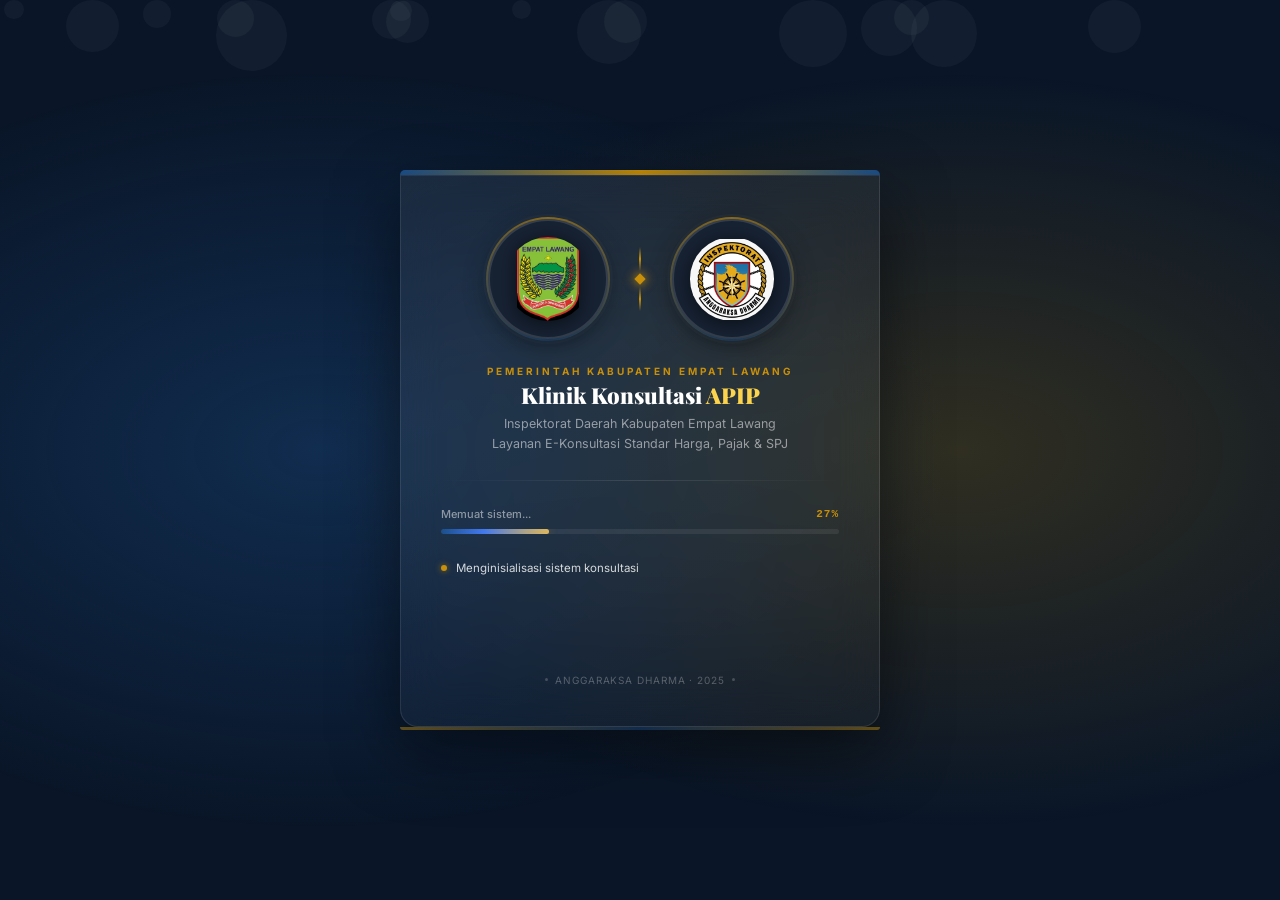
<file: loading-screen-1.html>
<!DOCTYPE html>
<html lang="id">
<head>
<meta charset="UTF-8">
<meta name="viewport" content="width=device-width, initial-scale=1.0, maximum-scale=1.0, user-scalable=no">
<title>Loading — Klinik Konsultasi APIP</title>
<link rel="preconnect" href="https://fonts.googleapis.com">
<link href="https://fonts.googleapis.com/css2?family=Inter:wght@300;400;600;700;800&family=Playfair+Display:wght@700;900&display=swap" rel="stylesheet">
<style>

/* ══════════════════════════════════════════
   RESET & BASE
══════════════════════════════════════════ */
*, *::before, *::after {
  box-sizing: border-box;
  margin: 0;
  padding: 0;
}

html {
  font-size: 16px;   /* base — semua em/rem relatif ke ini */
  height: 100%;
}

body {
  font-family: 'Inter', sans-serif;
  background: #0A1628;
  min-height: 100%;
  min-height: 100dvh;   /* dynamic viewport — handle mobile browser bar */
  display: flex;
  align-items: center;
  justify-content: center;
  overflow: hidden;
  position: relative;
  padding: 16px;        /* safety margin agar tidak mepet tepi pada layar kecil */
}

/* ══════════════════════════════════════════
   BACKGROUND
══════════════════════════════════════════ */
.bg-glow {
  position: fixed;
  inset: 0;
  background:
    radial-gradient(ellipse 70% 60% at 25% 50%, rgba(27,79,138,0.40) 0%, transparent 70%),
    radial-gradient(ellipse 70% 60% at 75% 50%, rgba(184,134,11,0.22) 0%, transparent 70%);
  z-index: 0;
  pointer-events: none;
  animation: glowPulse 4s ease-in-out infinite alternate;
}
@keyframes glowPulse {
  from { opacity: .7; }
  to   { opacity: 1; }
}

.particles {
  position: fixed;
  inset: 0;
  z-index: 0;
  pointer-events: none;
  overflow: hidden;
}
.p {
  position: absolute;
  border-radius: 50%;
  background: rgba(255,255,255,0.035);
  animation: floatUp linear infinite;
}
@keyframes floatUp {
  0%   { transform: translateY(110vh) rotate(0deg);   opacity: 0; }
  8%   { opacity: 1; }
  92%  { opacity: 1; }
  100% { transform: translateY(-120px) rotate(720deg); opacity: 0; }
}

/* ══════════════════════════════════════════
   SCREEN WRAPPER
══════════════════════════════════════════ */
.screen {
  position: relative;
  z-index: 10;
  width: 100%;
  max-width: 480px;          /* tidak melebar terlalu lebar di desktop */
  display: flex;
  flex-direction: column;
  align-items: stretch;
  animation: fadeInUp .9s cubic-bezier(.16,1,.3,1) both;
}
@keyframes fadeInUp {
  from { opacity: 0; transform: translateY(32px); }
  to   { opacity: 1; transform: translateY(0); }
}

/* ══════════════════════════════════════════
   TOP STRIPE
══════════════════════════════════════════ */
.stripe-top {
  height: 5px;
  background: linear-gradient(90deg, #1B4F8A 0%, #C8900A 50%, #1B4F8A 100%);
  border-radius: 6px 6px 0 0;
  animation: stripeGrow 1.1s cubic-bezier(.16,1,.3,1) .2s both;
  transform-origin: left;
}
@keyframes stripeGrow {
  from { transform: scaleX(0); opacity: 0; }
  to   { transform: scaleX(1); opacity: 1; }
}

/* ══════════════════════════════════════════
   CARD — fluid width, no fixed px
══════════════════════════════════════════ */
.card {
  background: linear-gradient(160deg,
    rgba(255,255,255,0.065) 0%,
    rgba(255,255,255,0.020) 100%);
  border: 1px solid rgba(255,255,255,0.10);
  border-top: none;
  border-radius: 0 0 18px 18px;
  /* padding menggunakan clamp: min 20px, ideal 6vw, max 44px */
  padding: clamp(20px, 6vw, 44px) clamp(18px, 5vw, 40px) clamp(20px, 5vw, 40px);
  backdrop-filter: blur(20px);
  -webkit-backdrop-filter: blur(20px);
  display: flex;
  flex-direction: column;
  align-items: center;
  gap: clamp(16px, 3.5vw, 26px);
  box-shadow: 0 24px 64px rgba(0,0,0,.50),
              inset 0 1px 0 rgba(255,255,255,.07);
}

/* ══════════════════════════════════════════
   LOGOS ROW — fluid sizing via clamp
══════════════════════════════════════════ */
.logos {
  display: flex;
  align-items: center;
  justify-content: center;
  gap: clamp(14px, 4vw, 28px);
  width: 100%;
}

/* Ring size: min 88px, ideal 22vw, max 120px */
.logo-ring {
  --ring-size: clamp(88px, 22vw, 120px);
  width:  var(--ring-size);
  height: var(--ring-size);
  border-radius: 50%;
  background: rgba(255,255,255,0.055);
  border: 2px solid rgba(255,255,255,0.13);
  display: flex;
  align-items: center;
  justify-content: center;
  flex-shrink: 0;
  position: relative;
  box-shadow: 0 6px 24px rgba(0,0,0,.4),
              0 0 0 5px rgba(255,255,255,.025);
  animation: logoFloat 3s ease-in-out infinite alternate;
}
.logo-ring:nth-child(1) { animation-delay: 0s; }
.logo-ring:nth-child(3) { animation-delay: .55s; }

@keyframes logoFloat {
  from { transform: translateY(0); }
  to   { transform: translateY(-5px); }
}

/* Spinning gold-blue border */
.logo-ring::before {
  content: '';
  position: absolute;
  inset: -4px;
  border-radius: 50%;
  background: conic-gradient(#C8900A 0deg, #1B4F8A 180deg, #C8900A 360deg);
  z-index: -1;
  animation: rotateBorder 5s linear infinite;
  opacity: .7;
}
.logo-ring::after {
  content: '';
  position: absolute;
  inset: -2px;
  border-radius: 50%;
  background: #0A1628;  /* hides inner part of conic gradient */
  z-index: -1;
}
@keyframes rotateBorder {
  to { transform: rotate(360deg); }
}

/* Image inside ring: 72% of ring */
.logo-ring img {
  width:  72%;
  height: 72%;
  object-fit: contain;
  border-radius: 50%;
  filter: drop-shadow(0 3px 10px rgba(0,0,0,.55));
  position: relative;
  z-index: 1;
}

/* Diamond divider between logos */
.logo-sep {
  display: flex;
  flex-direction: column;
  align-items: center;
  gap: 4px;
  flex-shrink: 0;
  animation: sepPulse 2.5s ease-in-out infinite alternate;
}
@keyframes sepPulse {
  from { opacity: .45; }
  to   { opacity: 1; }
}
.logo-sep .vline {
  width: 1.5px;
  height: clamp(16px, 3vw, 24px);
  background: linear-gradient(to bottom, transparent, #C8900A, transparent);
}
.logo-sep .gem {
  width:  8px;
  height: 8px;
  background: #C8900A;
  transform: rotate(45deg);
  box-shadow: 0 0 8px 2px rgba(200,144,10,.55);
}

/* ══════════════════════════════════════════
   TEXT BLOCK — fluid font sizes
══════════════════════════════════════════ */
.text-block {
  text-align: center;
  display: flex;
  flex-direction: column;
  gap: 5px;
  width: 100%;
}
.tagline {
  font-size: clamp(8px, 2vw, 10px);
  letter-spacing: clamp(1.5px, .5vw, 3px);
  text-transform: uppercase;
  color: #C8900A;
  font-weight: 700;
  animation: textFade 1s .55s both;
}
.title {
  font-family: 'Playfair Display', serif;
  font-size: clamp(16px, 4.5vw, 22px);
  font-weight: 900;
  color: #fff;
  line-height: 1.2;
  animation: textFade 1s .65s both;
}
.title span { color: #FCD34D; }
.subtitle {
  font-size: clamp(10px, 2.5vw, 12.5px);
  color: rgba(255,255,255,.52);
  line-height: 1.6;
  animation: textFade 1s .75s both;
}
@keyframes textFade {
  from { opacity: 0; transform: translateY(7px); }
  to   { opacity: 1; transform: translateY(0); }
}

/* ══════════════════════════════════════════
   DIVIDER HR
══════════════════════════════════════════ */
.hr {
  width: 100%;
  height: 1px;
  background: linear-gradient(90deg, transparent, rgba(255,255,255,.11), transparent);
  flex-shrink: 0;
}

/* ══════════════════════════════════════════
   PROGRESS
══════════════════════════════════════════ */
.progress-wrap {
  width: 100%;
  display: flex;
  flex-direction: column;
  gap: 8px;
  animation: textFade 1s .95s both;
}
.progress-info {
  display: flex;
  justify-content: space-between;
  align-items: center;
}
.prog-label {
  font-size: clamp(9px, 2.2vw, 11px);
  color: rgba(255,255,255,.50);
  font-weight: 500;
}
.prog-pct {
  font-family: 'Courier New', monospace;
  font-size: clamp(9px, 2.2vw, 11px);
  color: #C8900A;
  font-weight: 700;
  letter-spacing: 1px;
}
.prog-track {
  width: 100%;
  height: 5px;
  background: rgba(255,255,255,.07);
  border-radius: 5px;
  overflow: hidden;
}
.prog-bar {
  height: 100%;
  width: 0%;
  background: linear-gradient(90deg, #1B4F8A, #2563EB 40%, #C8900A);
  border-radius: 5px;
  transition: width .12s ease;
  box-shadow: 0 0 10px rgba(200,144,10,.45);
  position: relative;
  overflow: hidden;
}
.prog-bar::after {
  content: '';
  position: absolute;
  inset: 0;
  background: linear-gradient(90deg,
    transparent 0%, rgba(255,255,255,.35) 50%, transparent 100%);
  background-size: 200% 100%;
  animation: shimmer 1.2s linear infinite;
}
@keyframes shimmer {
  from { background-position: -200% 0; }
  to   { background-position:  200% 0; }
}

/* ══════════════════════════════════════════
   STATUS STEPS
══════════════════════════════════════════ */
.steps {
  width: 100%;
  display: flex;
  flex-direction: column;
  gap: clamp(5px, 1.2vw, 8px);
  animation: textFade 1s 1.05s both;
}
.step {
  display: flex;
  align-items: center;
  gap: 9px;
  opacity: 0;
  transform: translateX(-6px);
  transition: opacity .35s ease, transform .35s ease;
}
.step.active, .step.done { opacity: 1; transform: translateX(0); }
.sdot {
  width: 6px; height: 6px;
  border-radius: 50%;
  flex-shrink: 0;
  background: rgba(255,255,255,.18);
  transition: background .3s, box-shadow .3s;
}
.step.active .sdot {
  background: #C8900A;
  box-shadow: 0 0 6px rgba(200,144,10,.7);
}
.step.done  .sdot {
  background: #10B981;
  box-shadow: 0 0 6px rgba(16,185,129,.6);
}
.stxt {
  font-size: clamp(9px, 2.2vw, 11.5px);
  color: rgba(255,255,255,.30);
  transition: color .3s;
  flex: 1;
  line-height: 1.4;
}
.step.active .stxt { color: rgba(255,255,255,.82); }
.step.done  .stxt  { color: #10B981; }
.scheck {
  font-size: clamp(9px, 2.2vw, 11px);
  opacity: 0;
  transition: opacity .3s;
  margin-left: auto;
  flex-shrink: 0;
}
.step.done .scheck { opacity: 1; }

/* ══════════════════════════════════════════
   FOOTER
══════════════════════════════════════════ */
.card-foot {
  display: flex;
  align-items: center;
  gap: 7px;
  animation: textFade 1s 1.15s both;
}
.fdot {
  width: 3px; height: 3px;
  border-radius: 50%;
  background: rgba(255,255,255,.2);
}
.ftxt {
  font-size: clamp(8px, 1.8vw, 10px);
  color: rgba(255,255,255,.28);
  letter-spacing: .9px;
  text-transform: uppercase;
}

/* ══════════════════════════════════════════
   BOTTOM STRIPE
══════════════════════════════════════════ */
.stripe-bot {
  height: 3px;
  background: linear-gradient(90deg, #C8900A, #1B4F8A 50%, #C8900A);
  border-radius: 0 0 4px 4px;
  opacity: .45;
}

/* ══════════════════════════════════════════
   FADE OUT
══════════════════════════════════════════ */
.screen.out {
  animation: fadeOut .75s ease forwards;
}
body.out {
  animation: bgOut .75s ease forwards;
}
@keyframes fadeOut {
  to { opacity: 0; transform: scale(1.025); }
}
@keyframes bgOut {
  to { opacity: 0; }
}

</style>
</head>
<body>

<div class="bg-glow"></div>
<div class="particles" id="pts"></div>

<div class="screen" id="screen">

  <div class="stripe-top"></div>

  <div class="card">

    <!-- ── LOGOS ── -->
    <div class="logos">
      <div class="logo-ring">
        <img src="[data-uri]" alt="Logo Kabupaten Empat Lawang">
      </div>

      <div class="logo-sep">
        <div class="vline"></div>
        <div class="gem"></div>
        <div class="vline"></div>
      </div>

      <div class="logo-ring" style="animation-delay:.55s">
        <img src="[data-uri]" alt="Logo Inspektorat Anggaraksa Dharma">
      </div>
    </div>

    <!-- ── TEXT ── -->
    <div class="text-block">
      <div class="tagline">Pemerintah Kabupaten Empat Lawang</div>
      <div class="title">Klinik Konsultasi <span>APIP</span></div>
      <div class="subtitle">
        Inspektorat Daerah Kabupaten Empat Lawang<br>
        Layanan E-Konsultasi Standar Harga, Pajak &amp; SPJ
      </div>
    </div>

    <div class="hr"></div>

    <!-- ── PROGRESS ── -->
    <div class="progress-wrap">
      <div class="progress-info">
        <span class="prog-label" id="plbl">Memuat sistem...</span>
        <span class="prog-pct"  id="ppct">0%</span>
      </div>
      <div class="prog-track">
        <div class="prog-bar" id="pbar"></div>
      </div>
    </div>

    <!-- ── STEPS ── -->
    <div class="steps">
      <div class="step" id="s1">
        <div class="sdot"></div>
        <span class="stxt">Menginisialisasi sistem konsultasi</span>
        <span class="scheck">✓</span>
      </div>
      <div class="step" id="s2">
        <div class="sdot"></div>
        <span class="stxt">Memuat data regulasi dan standar harga</span>
        <span class="scheck">✓</span>
      </div>
      <div class="step" id="s3">
        <div class="sdot"></div>
        <span class="stxt">Menyiapkan dashboard auditor</span>
        <span class="scheck">✓</span>
      </div>
      <div class="step" id="s4">
        <div class="sdot"></div>
        <span class="stxt">Sistem siap digunakan</span>
        <span class="scheck">✓</span>
      </div>
    </div>

    <!-- ── FOOTER ── -->
    <div class="card-foot">
      <div class="fdot"></div>
      <span class="ftxt">Anggaraksa Dharma · 2025</span>
      <div class="fdot"></div>
    </div>

  </div><!-- /card -->

  <div class="stripe-bot"></div>

</div><!-- /screen -->

<script>
/* ── PARTICLES ── */
(function() {
  const c = document.getElementById('pts');
  for (let i = 0; i < 16; i++) {
    const d = document.createElement('div');
    d.className = 'p';
    const s = Math.random() * 55 + 18;
    d.style.cssText = [
      `width:${s}px`, `height:${s}px`,
      `left:${Math.random()*100}%`,
      `animation-duration:${Math.random()*14+9}s`,
      `animation-delay:${Math.random()*9}s`,
    ].join(';');
    c.appendChild(d);
  }
})();

/* ── PROGRESS ── */
const bar   = document.getElementById('pbar');
const lbl   = document.getElementById('plbl');
const pct   = document.getElementById('ppct');
const steps = [
  { el: document.getElementById('s1'), at: 15, msg: 'Memuat data tiket konsultasi...' },
  { el: document.getElementById('s2'), at: 42, msg: 'Memuat regulasi dan FAQ publik...' },
  { el: document.getElementById('s3'), at: 72, msg: 'Menyiapkan fitur auditor...' },
  { el: document.getElementById('s4'), at: 96, msg: 'Sistem siap!' },
];

/* Activate first step right away */
steps[0].el.classList.add('active');

let v = 0;
const tick = setInterval(() => {
  /* Variable speed: fast at start, slower near 100 */
  v += v < 30 ? .85 : v < 65 ? .55 : v < 88 ? .38 : .18;
  if (v > 100) v = 100;

  bar.style.width = v + '%';
  pct.textContent  = Math.floor(v) + '%';

  steps.forEach((s, i) => {
    if (v >= s.at && !s.el.classList.contains('active') && !s.el.classList.contains('done')) {
      if (i > 0) {
        steps[i-1].el.classList.remove('active');
        steps[i-1].el.classList.add('done');
      }
      s.el.classList.add('active');
      lbl.textContent = s.msg;
    }
  });

  if (v >= 100) {
    clearInterval(tick);
    steps[steps.length-1].el.classList.remove('active');
    steps[steps.length-1].el.classList.add('done');
    lbl.textContent = 'Selamat datang!';

    setTimeout(() => {
      document.getElementById('screen').classList.add('out');
      document.body.classList.add('out');
      /*
       * ↓ AKTIFKAN BARIS INI dan ganti URL dengan halaman utama website Anda:
       * setTimeout(() => { window.location.href = 'index.html'; }, 750);
       */
    }, 650);
  }
}, 38);
</script>

</body>
</html>
</file>
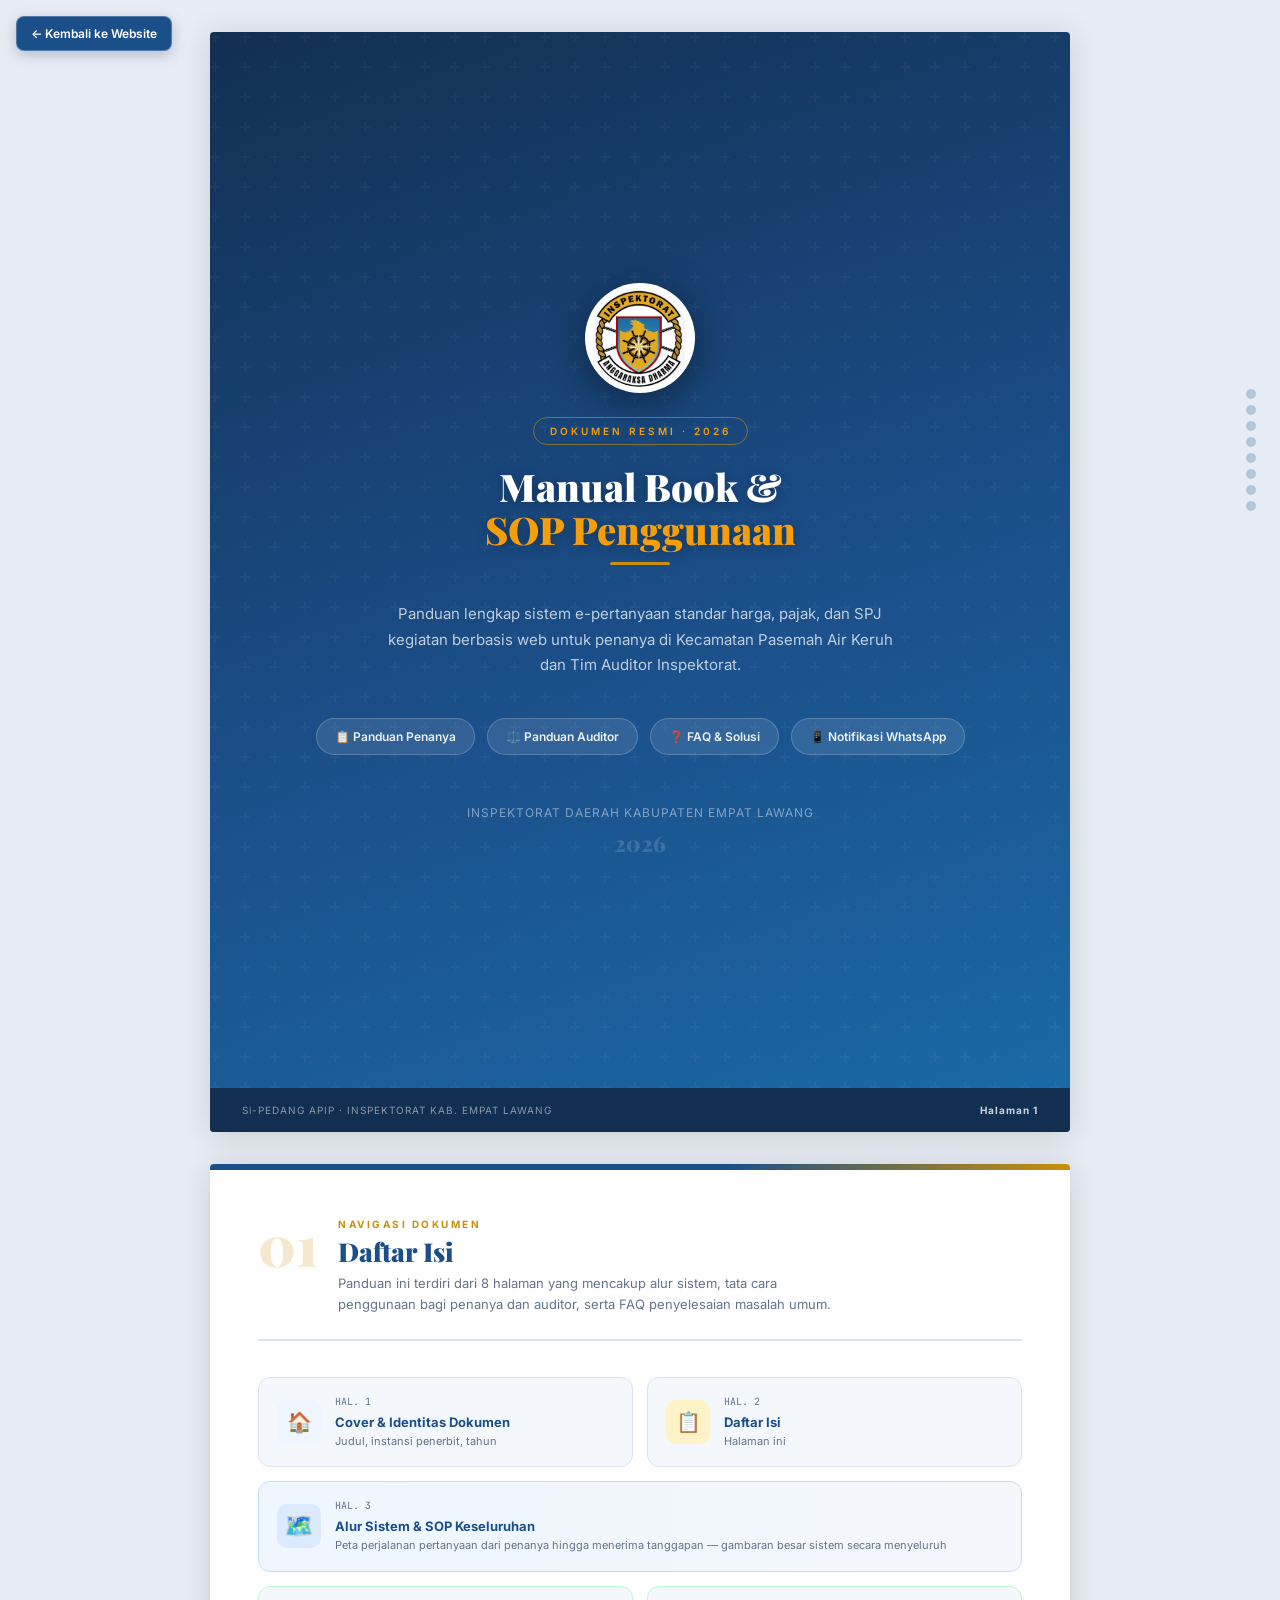
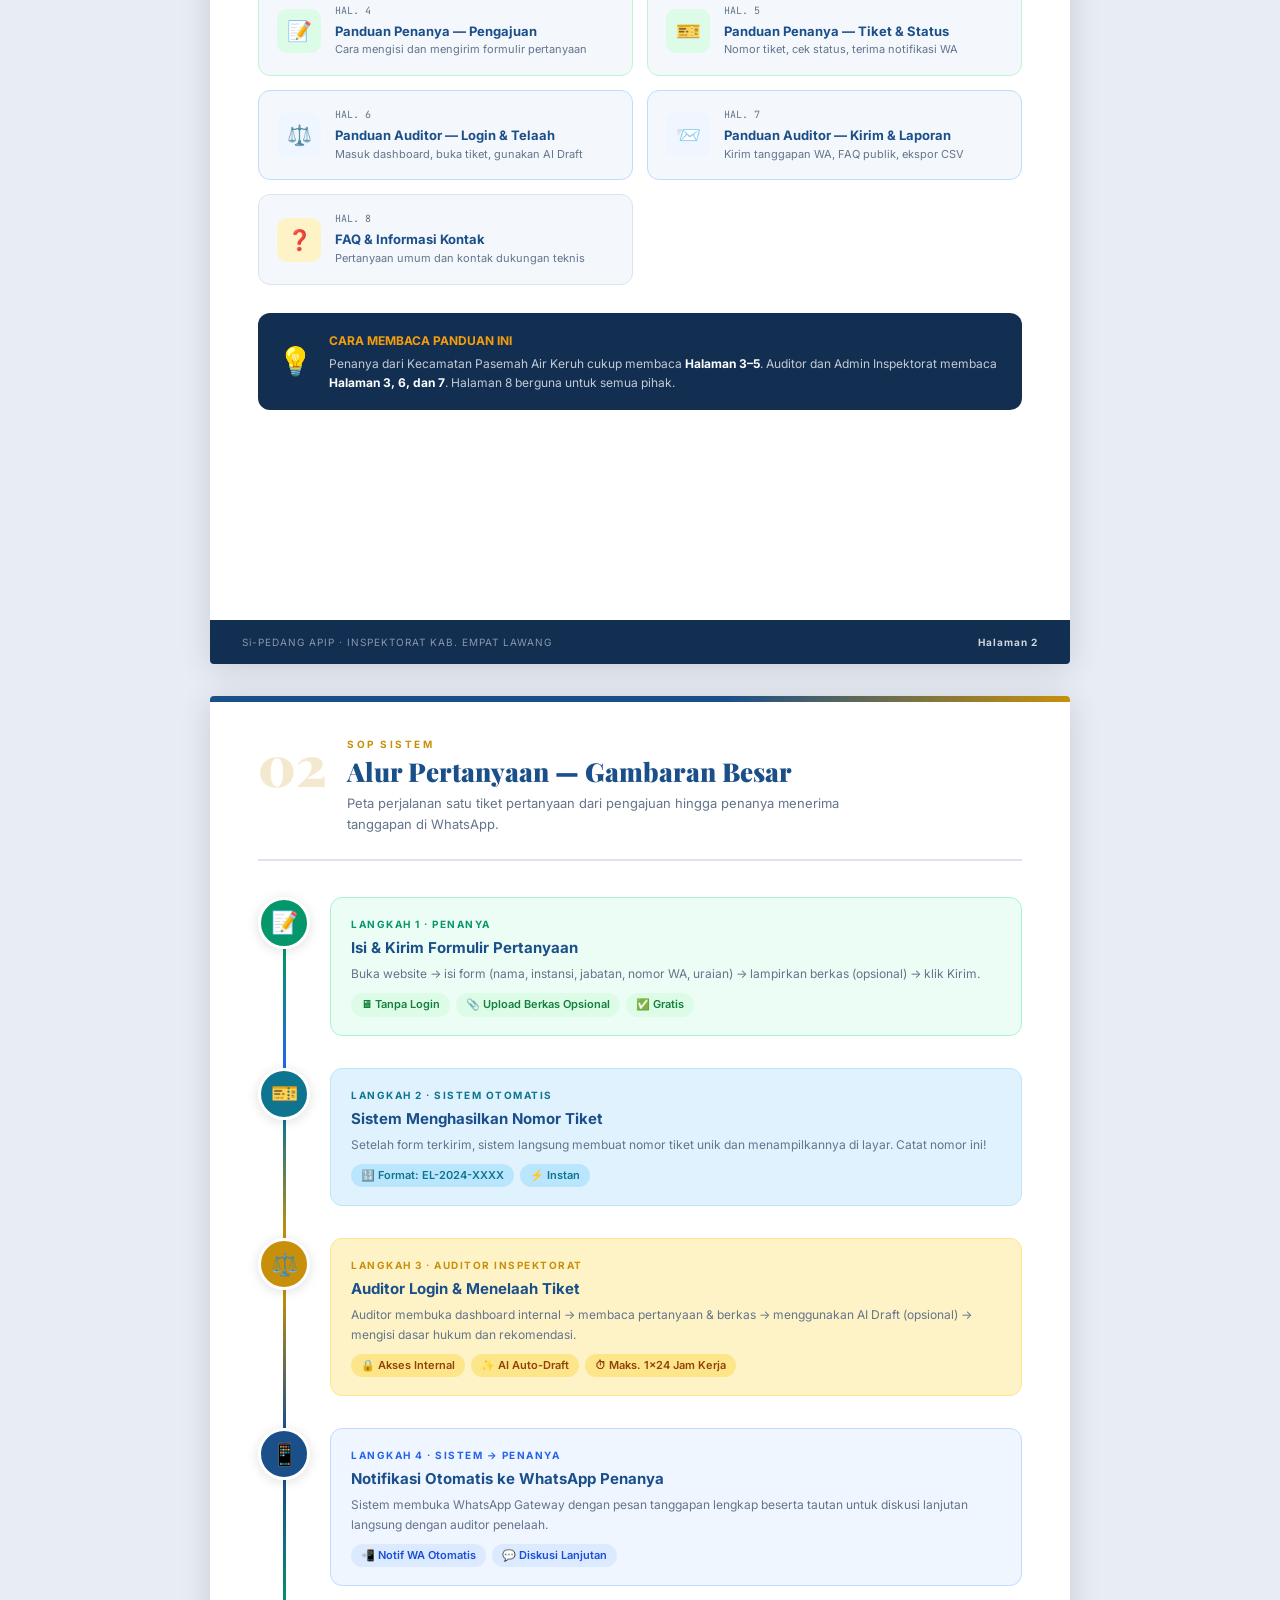
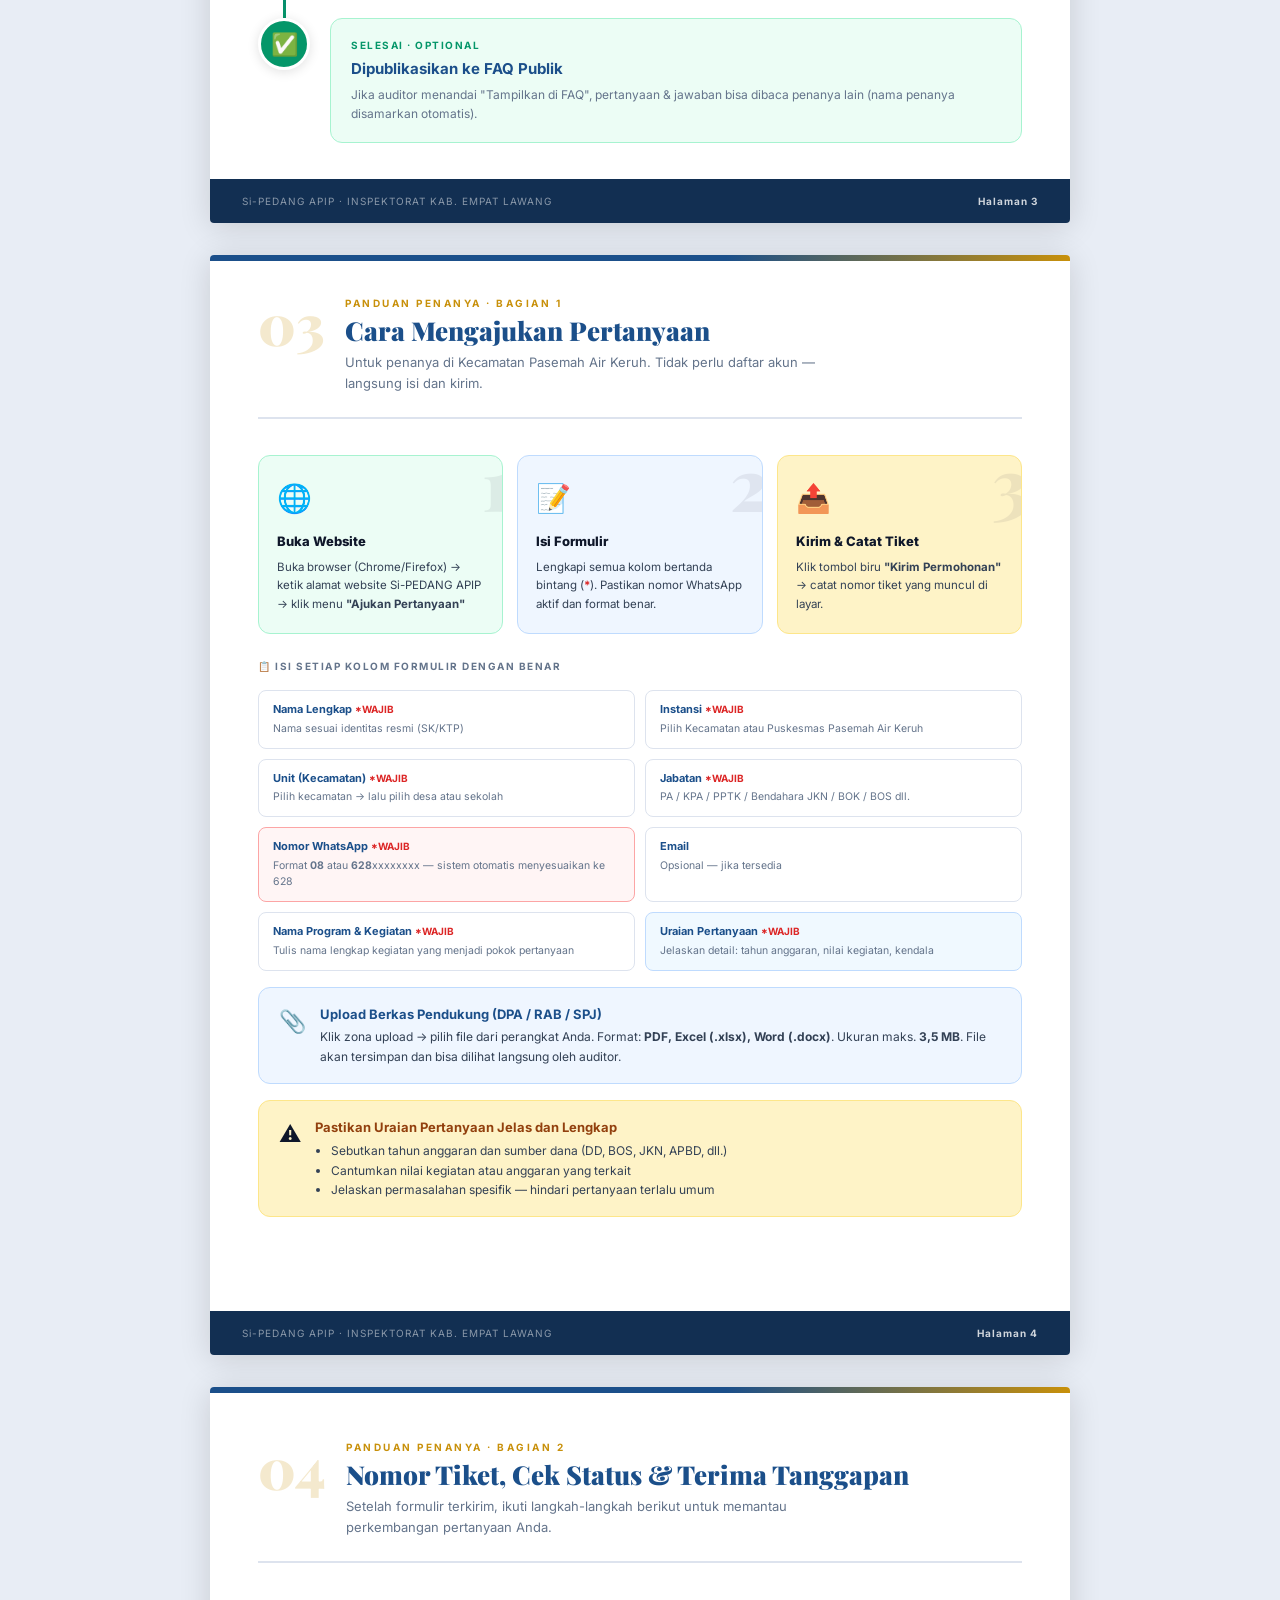
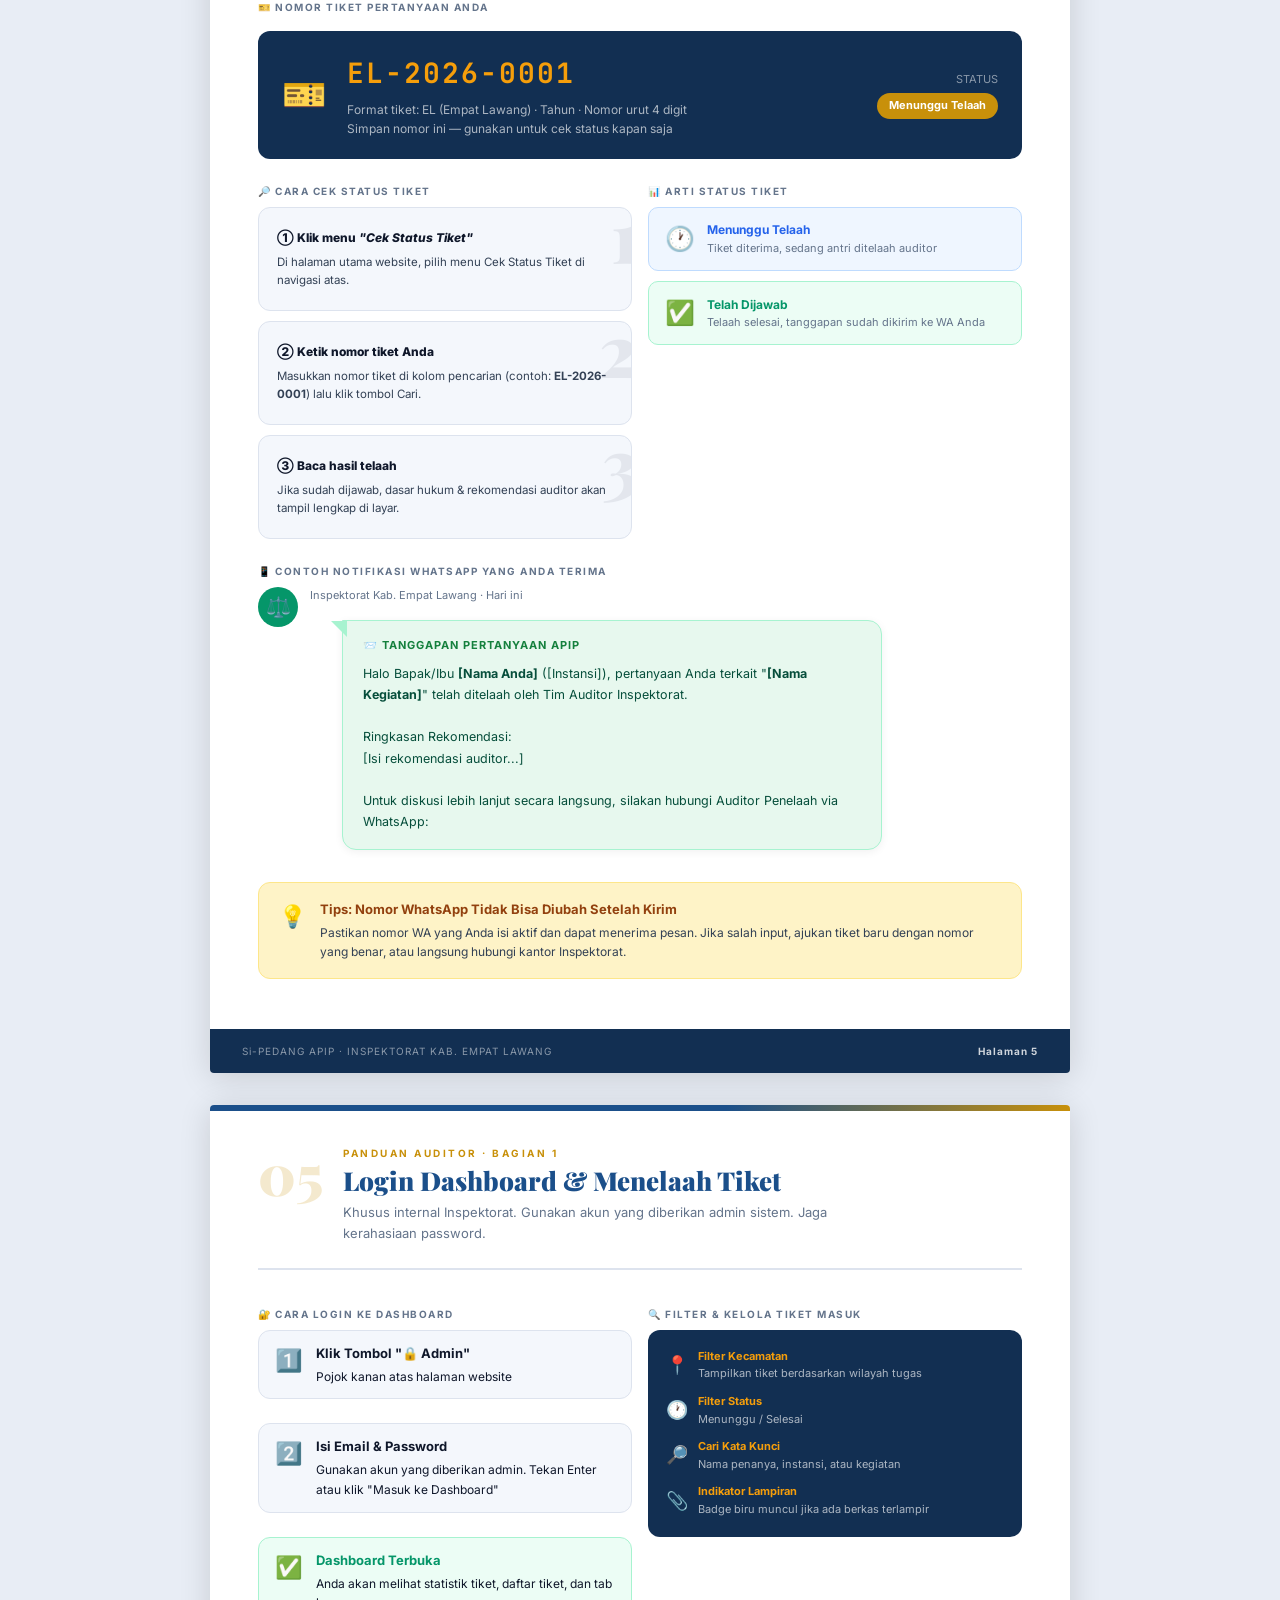
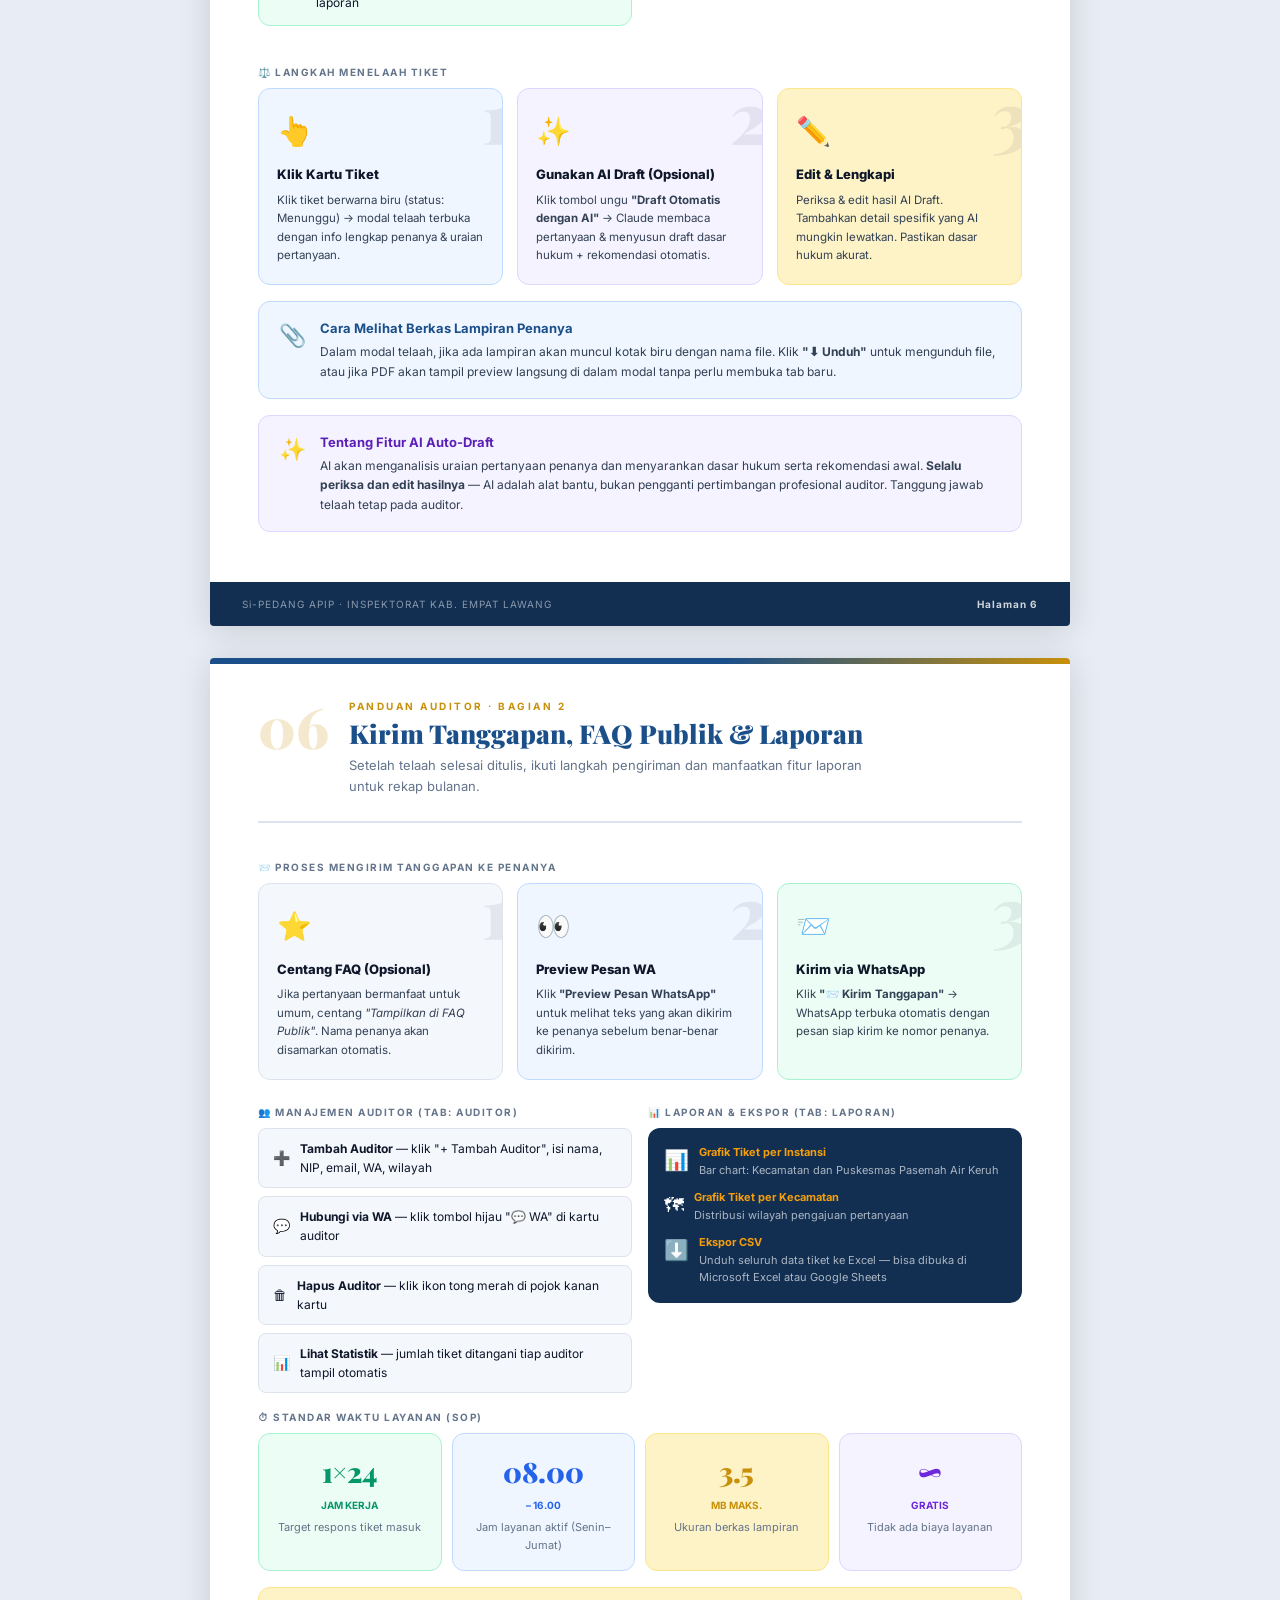
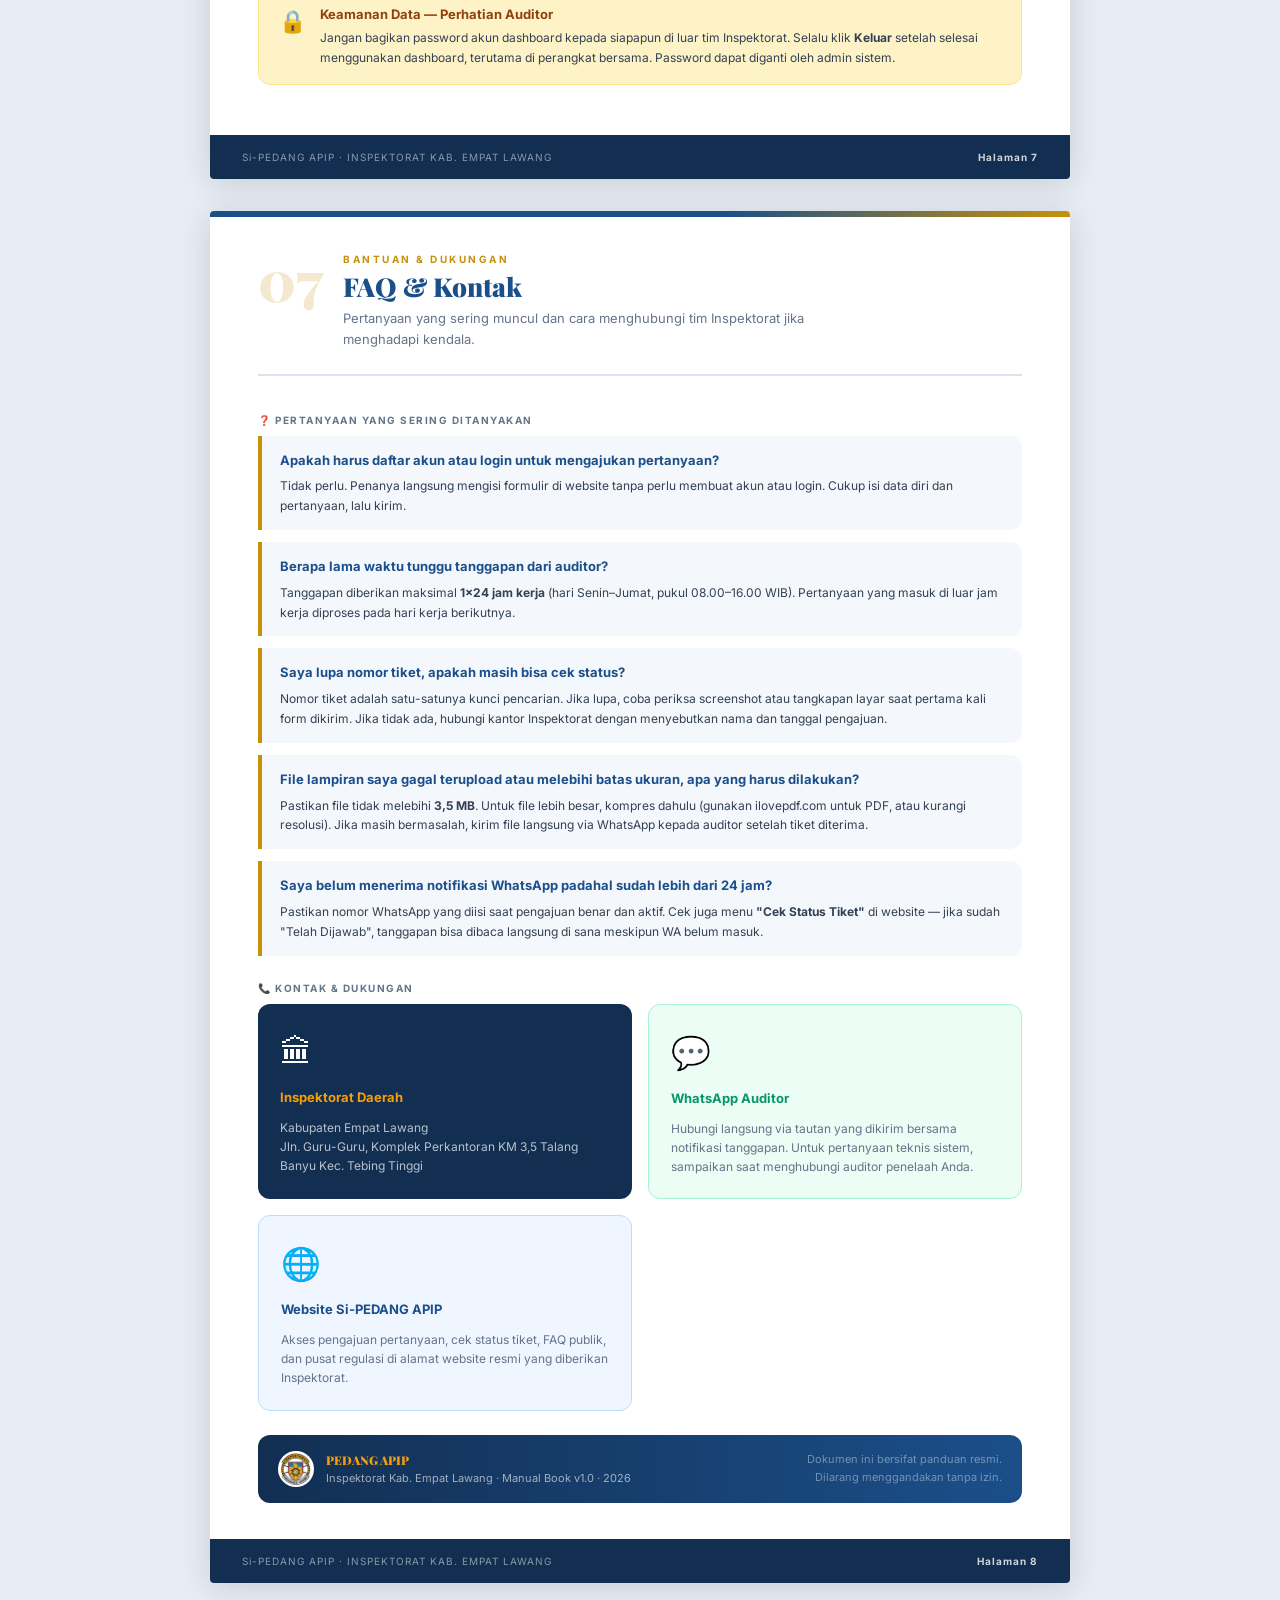
<file: js/manual-book.html>
<!DOCTYPE html>
<html lang="id">
<head>
<meta charset="UTF-8">
<meta name="viewport" content="width=device-width, initial-scale=1.0">
<title>Manual Book — Si-PEDANG APIP Inspektorat Kab. Empat Lawang</title>
<link rel="preconnect" href="https://fonts.googleapis.com">
<link href="https://fonts.googleapis.com/css2?family=Inter:ital,wght@0,300;0,400;0,500;0,600;0,700;0,800;1,400&family=Playfair+Display:wght@700;900&family=JetBrains+Mono:wght@400;600&display=swap" rel="stylesheet">
<style>
/* ══════════════════════════════════════════════
   DESIGN TOKENS
══════════════════════════════════════════════ */
:root {
  --navy:      #1B4F8A;
  --navy-dark: #122F52;
  --navy-mid:  #2563EB;
  --gold:      #C8900A;
  --gold-lt:   #FEF3C7;
  --gold-mid:  #F59E0B;
  --red:       #DC2626;
  --teal:      #0E7490;
  --teal-lt:   #E0F2FE;
  --green:     #059669;
  --green-lt:  #ECFDF5;
  --bg:        #F4F7FC;
  --white:     #FFFFFF;
  --ink:       #0F172A;
  --ink-mid:   #334155;
  --ink-muted: #64748B;
  --border:    #DDE3EE;
  --page-w:    860px;
  --radius:    12px;
}

*, *::before, *::after { box-sizing: border-box; margin: 0; padding: 0; }

body {
  font-family: 'Inter', sans-serif;
  background: #E8EDF5;
  color: var(--ink);
  font-size: 14px;
  line-height: 1.6;
}

/* ── PAGE SHELL ─────────────────────────────── */
.page {
  width: var(--page-w);
  min-height: 1100px;
  margin: 32px auto;
  background: var(--white);
  border-radius: 4px;
  box-shadow: 0 4px 32px rgba(0,0,0,0.14);
  position: relative;
  overflow: hidden;
  page-break-after: always;
}

/* ── RUNNING HEADER ─────────────────────────── */
.run-header {
  position: absolute;
  top: 0; left: 0; right: 0;
  height: 6px;
  background: linear-gradient(90deg, var(--navy) 60%, var(--gold) 100%);
}
.run-footer {
  position: absolute;
  bottom: 0; left: 0; right: 0;
  height: 44px;
  background: var(--navy-dark);
  display: flex;
  align-items: center;
  justify-content: space-between;
  padding: 0 32px;
  color: rgba(255,255,255,0.5);
  font-size: 10px;
  letter-spacing: 1px;
}
.run-footer strong { color: rgba(255,255,255,0.8); }

/* ── TOC NAV (print-style) ─────────────────── */
.screen-nav {
  position: fixed;
  top: 50%;
  right: 24px;
  transform: translateY(-50%);
  display: flex;
  flex-direction: column;
  gap: 6px;
  z-index: 999;
}
.screen-nav a {
  display: block;
  width: 10px; height: 10px;
  border-radius: 50%;
  background: rgba(27,79,138,0.25);
  transition: all .2s;
}
.screen-nav a:hover { background: var(--navy); transform: scale(1.4); }

/* ── COVER PAGE ─────────────────────────────── */
.cover {
  min-height: 1100px;
  background: linear-gradient(160deg, var(--navy-dark) 0%, var(--navy) 55%, #1A6BA8 100%);
  display: flex;
  flex-direction: column;
  align-items: center;
  justify-content: center;
  padding: 60px 40px 80px;
  text-align: center;
  color: white;
  position: relative;
}
.cover::before {
  content: '';
  position: absolute;
  inset: 0;
  background: url("data:image/svg+xml,%3Csvg width='60' height='60' viewBox='0 0 60 60' xmlns='http://www.w3.org/2000/svg'%3E%3Cg fill='none' fill-rule='evenodd'%3E%3Cg fill='%23ffffff' fill-opacity='0.03'%3E%3Cpath d='M36 34v-4h-2v4h-4v2h4v4h2v-4h4v-2h-4zm0-30V0h-2v4h-4v2h4v4h2V6h4V4h-4zM6 34v-4H4v4H0v2h4v4h2v-4h4v-2H6zM6 4V0H4v4H0v2h4v4h2V6h4V4H6z'/%3E%3C/g%3E%3C/g%3E%3C/svg%3E");
}
.cover-stripe {
  position: absolute;
  bottom: 0; left: 0; right: 0;
  height: 8px;
  background: linear-gradient(90deg, var(--gold) 40%, var(--gold-mid) 100%);
}
.cover-logo {
  width: 110px; height: 110px;
  border-radius: 50%;
  background: white;
  padding: 6px;
  object-fit: contain;
  margin-bottom: 24px;
  box-shadow: 0 8px 40px rgba(0,0,0,0.4);
}
.cover-badge {
  display: inline-block;
  border: 1.5px solid rgba(200,144,10,0.6);
  color: var(--gold-mid);
  font-size: 10px;
  letter-spacing: 3px;
  text-transform: uppercase;
  padding: 5px 16px;
  border-radius: 20px;
  margin-bottom: 20px;
  font-weight: 600;
}
.cover h1 {
  font-family: 'Playfair Display', serif;
  font-size: 38px;
  font-weight: 900;
  line-height: 1.15;
  margin-bottom: 10px;
  text-shadow: 0 2px 12px rgba(0,0,0,0.3);
}
.cover h1 span { color: var(--gold-mid); }
.cover-sub {
  font-size: 15px;
  color: rgba(255,255,255,0.72);
  max-width: 520px;
  line-height: 1.7;
  margin-bottom: 40px;
}
.cover-divider {
  width: 60px;
  height: 3px;
  background: var(--gold);
  border-radius: 2px;
  margin: 0 auto 36px;
}
.cover-pills {
  display: flex;
  gap: 12px;
  flex-wrap: wrap;
  justify-content: center;
  margin-bottom: 48px;
}
.cover-pill {
  background: rgba(255,255,255,0.1);
  border: 1px solid rgba(255,255,255,0.2);
  border-radius: 20px;
  padding: 8px 18px;
  font-size: 12px;
  font-weight: 600;
  color: rgba(255,255,255,0.9);
  display: flex;
  align-items: center;
  gap: 6px;
}
.cover-inst {
  font-size: 12px;
  color: rgba(255,255,255,0.45);
  letter-spacing: 1px;
  text-transform: uppercase;
}
.cover-year {
  font-size: 22px;
  font-weight: 800;
  color: rgba(255,255,255,0.15);
  font-family: 'Playfair Display', serif;
  margin-top: 4px;
}

/* ── GENERIC PAGE CONTENT ─────────────────── */
.page-body {
  padding: 52px 48px 80px;
}
.page-body.tight { padding: 40px 48px 80px; }

/* ── CHAPTER HEADER ─────────────────────────── */
.ch-header {
  display: flex;
  align-items: flex-start;
  gap: 20px;
  margin-bottom: 36px;
  padding-bottom: 24px;
  border-bottom: 2px solid var(--border);
}
.ch-num {
  font-family: 'Playfair Display', serif;
  font-size: 56px;
  font-weight: 900;
  color: var(--border);
  line-height: 1;
  flex-shrink: 0;
  user-select: none;
}
.ch-num.gold { color: rgba(200,144,10,0.2); }
.ch-label {
  font-size: 10px;
  letter-spacing: 2.5px;
  text-transform: uppercase;
  color: var(--gold);
  font-weight: 700;
  margin-bottom: 4px;
}
.ch-title {
  font-family: 'Playfair Display', serif;
  font-size: 26px;
  font-weight: 900;
  color: var(--navy);
  line-height: 1.2;
}
.ch-desc {
  font-size: 13px;
  color: var(--ink-muted);
  margin-top: 6px;
  line-height: 1.6;
  max-width: 520px;
}

/* ── TOC PAGE ────────────────────────────────── */
.toc-grid {
  display: grid;
  grid-template-columns: 1fr 1fr;
  gap: 14px;
}
.toc-item {
  display: flex;
  align-items: center;
  gap: 14px;
  padding: 16px 18px;
  border: 1.5px solid var(--border);
  border-radius: var(--radius);
  background: var(--bg);
  transition: all .2s;
  text-decoration: none;
  color: inherit;
  cursor: default;
}
.toc-icon {
  width: 44px; height: 44px;
  border-radius: 10px;
  display: flex;
  align-items: center;
  justify-content: center;
  font-size: 20px;
  flex-shrink: 0;
}
.toc-item-num {
  font-family: 'JetBrains Mono', monospace;
  font-size: 10px;
  color: var(--ink-muted);
  margin-bottom: 2px;
}
.toc-item-title {
  font-size: 13px;
  font-weight: 700;
  color: var(--navy);
}
.toc-item-desc {
  font-size: 11px;
  color: var(--ink-muted);
}

/* ── FLOW / ALUR ─────────────────────────────── */
.flow-track {
  display: flex;
  flex-direction: column;
  gap: 0;
  position: relative;
}
.flow-step {
  display: flex;
  gap: 20px;
  align-items: stretch;
  position: relative;
}
.flow-left {
  display: flex;
  flex-direction: column;
  align-items: center;
  width: 52px;
  flex-shrink: 0;
}
.flow-circle {
  width: 52px; height: 52px;
  border-radius: 50%;
  display: flex;
  align-items: center;
  justify-content: center;
  font-size: 22px;
  font-weight: 900;
  flex-shrink: 0;
  z-index: 1;
  border: 3px solid white;
  box-shadow: 0 2px 12px rgba(0,0,0,0.12);
}
.flow-line {
  width: 3px;
  flex: 1;
  min-height: 32px;
  margin: 0 auto;
}
.flow-body {
  flex: 1;
  padding: 0 0 32px;
}
.flow-body-inner {
  background: var(--bg);
  border-radius: var(--radius);
  padding: 18px 20px;
  border: 1.5px solid var(--border);
  margin-bottom: 0;
}
.flow-tag {
  font-size: 10px;
  letter-spacing: 1.5px;
  text-transform: uppercase;
  font-weight: 700;
  margin-bottom: 4px;
}
.flow-body h4 {
  font-size: 15px;
  font-weight: 700;
  color: var(--navy);
  margin-bottom: 4px;
}
.flow-body p {
  font-size: 12px;
  color: var(--ink-muted);
  line-height: 1.6;
}
.flow-chips {
  display: flex;
  flex-wrap: wrap;
  gap: 6px;
  margin-top: 10px;
}
.chip {
  padding: 3px 10px;
  border-radius: 20px;
  font-size: 11px;
  font-weight: 600;
}

/* ── STEP CARDS ──────────────────────────────── */
.step-cols {
  display: grid;
  grid-template-columns: 1fr 1fr 1fr;
  gap: 14px;
  margin-bottom: 24px;
}
.step-card {
  border-radius: var(--radius);
  padding: 20px 18px;
  position: relative;
  overflow: hidden;
}
.step-card::before {
  content: attr(data-num);
  position: absolute;
  right: -8px; top: -10px;
  font-family: 'Playfair Display', serif;
  font-size: 72px;
  font-weight: 900;
  opacity: 0.07;
  color: var(--ink);
  line-height: 1;
}
.step-icon {
  font-size: 28px;
  margin-bottom: 10px;
  display: block;
}
.step-card h4 {
  font-size: 13px;
  font-weight: 800;
  margin-bottom: 6px;
  color: var(--ink);
}
.step-card p {
  font-size: 11.5px;
  color: var(--ink-mid);
  line-height: 1.6;
}

/* ── INFO BOXES ──────────────────────────────── */
.info-box {
  border-radius: var(--radius);
  padding: 16px 20px;
  display: flex;
  gap: 14px;
  align-items: flex-start;
  margin-bottom: 14px;
}
.info-box-icon { font-size: 22px; flex-shrink: 0; }
.info-box h5 { font-size: 13px; font-weight: 700; margin-bottom: 3px; }
.info-box p, .info-box li { font-size: 12px; line-height: 1.65; }
.info-box ul { padding-left: 16px; }

/* ── FIELD VISUAL ────────────────────────────── */
.field-grid {
  display: grid;
  grid-template-columns: 1fr 1fr;
  gap: 10px;
  margin: 16px 0;
}
.field-item {
  border: 1.5px solid var(--border);
  border-radius: 8px;
  padding: 10px 14px;
  background: white;
}
.field-req { color: var(--red); font-size: 10px; font-weight: 700; }
.field-label { font-size: 11px; font-weight: 700; color: var(--navy); margin-bottom: 2px; }
.field-hint  { font-size: 10.5px; color: var(--ink-muted); }

/* ── WA MESSAGE BOX ──────────────────────────── */
.wa-bubble {
  background: #E7F8EE;
  border-radius: 0 14px 14px 14px;
  padding: 16px 20px;
  position: relative;
  max-width: 540px;
  margin: 16px 0 16px 32px;
  border: 1px solid #A7F3D0;
  box-shadow: 0 2px 8px rgba(0,0,0,0.06);
}
.wa-bubble::before {
  content: '';
  position: absolute;
  left: -12px; top: 0;
  border: 8px solid transparent;
  border-right-color: #A7F3D0;
  border-top-color: #A7F3D0;
}
.wa-header {
  font-size: 11px;
  font-weight: 700;
  color: #15803D;
  letter-spacing: 1px;
  text-transform: uppercase;
  margin-bottom: 8px;
  display: flex;
  align-items: center;
  gap: 6px;
}
.wa-bubble p {
  font-size: 12.5px;
  color: #064E3B;
  line-height: 1.7;
  white-space: pre-wrap;
}

/* ── FAQ ITEMS ───────────────────────────────── */
.faq-list { display: flex; flex-direction: column; gap: 12px; }
.faq-q {
  background: var(--bg);
  border-left: 4px solid var(--gold);
  border-radius: 0 var(--radius) var(--radius) 0;
  padding: 14px 18px;
}
.faq-q h5 {
  font-size: 13px;
  font-weight: 700;
  color: var(--navy);
  margin-bottom: 6px;
}
.faq-q p {
  font-size: 12px;
  color: var(--ink-mid);
  line-height: 1.65;
}

/* ── CONTACT PAGE ────────────────────────────── */
.contact-grid {
  display: grid;
  grid-template-columns: 1fr 1fr;
  gap: 16px;
  margin-bottom: 24px;
}
.contact-card {
  border-radius: var(--radius);
  padding: 22px;
  display: flex;
  flex-direction: column;
  gap: 10px;
}
.contact-icon { font-size: 32px; }
.contact-card h4 {
  font-size: 13px;
  font-weight: 700;
  color: var(--navy);
}
.contact-card p {
  font-size: 12px;
  color: var(--ink-muted);
  line-height: 1.6;
}

/* ── TICKET VISUAL ───────────────────────────── */
.ticket-visual {
  background: var(--navy-dark);
  color: white;
  border-radius: var(--radius);
  padding: 20px 24px;
  display: flex;
  align-items: center;
  gap: 20px;
  margin: 16px 0;
}
.ticket-num-big {
  font-family: 'JetBrains Mono', monospace;
  font-size: 28px;
  font-weight: 700;
  color: var(--gold-mid);
  letter-spacing: 2px;
}
.ticket-desc { font-size: 12px; color: rgba(255,255,255,0.65); margin-top: 4px; }

/* ── UTILITY ─────────────────────────────────── */
.row { display: flex; gap: 16px; }
.col { flex: 1; }
.mb8  { margin-bottom: 8px; }
.mb16 { margin-bottom: 16px; }
.mb24 { margin-bottom: 24px; }
.mb32 { margin-bottom: 32px; }
.label-sm {
  font-size: 10px;
  font-weight: 700;
  letter-spacing: 1.5px;
  text-transform: uppercase;
  color: var(--ink-muted);
  margin-bottom: 8px;
}

/* ── PRINT ───────────────────────────────────── */
@media print {
  body { background: white; }
  .page { margin: 0; box-shadow: none; page-break-after: always; }
  .screen-nav { display: none; }
}
@media (max-width: 900px) {
  .page { width: 100%; margin: 0; border-radius: 0; }
  .step-cols { grid-template-columns: 1fr; }
  .contact-grid { grid-template-columns: 1fr; }
  .toc-grid { grid-template-columns: 1fr; }
  .field-grid { grid-template-columns: 1fr; }
  .screen-nav { display: none; }
}
</style>
</head>
<body>

<a href="../app.html" style="position:fixed;top:16px;left:16px;z-index:20;background:#1B4F8A;color:#fff;border:1px solid rgba(255,255,255,.25);border-radius:8px;padding:9px 14px;font:600 12px Inter,sans-serif;text-decoration:none;box-shadow:0 4px 14px rgba(18,47,82,.25);">← Kembali ke Website</a>

<nav class="screen-nav">
  <a href="#hal-1" title="Cover"></a>
  <a href="#hal-2" title="Daftar Isi"></a>
  <a href="#hal-3" title="Alur Sistem"></a>
  <a href="#hal-4" title="Panduan Penanya 1"></a>
  <a href="#hal-5" title="Panduan Penanya 2"></a>
  <a href="#hal-6" title="Panduan Auditor 1"></a>
  <a href="#hal-7" title="Panduan Auditor 2"></a>
  <a href="#hal-8" title="FAQ & Kontak"></a>
</nav>

<!-- ══════════════════════════════════════════════
     HAL 1 — COVER
══════════════════════════════════════════════ -->
<div class="page" id="hal-1">
  <div class="cover">
    <img src="[data-uri]" class="cover-logo" alt="Logo Inspektorat">
    <div class="cover-badge">Dokumen Resmi · 2026</div>
    <h1>Manual Book &amp;<br><span>SOP Penggunaan</span></h1>
    <div class="cover-divider"></div>
    <p class="cover-sub">
      Panduan lengkap sistem e-pertanyaan standar harga, pajak, dan SPJ kegiatan
      berbasis web untuk penanya di Kecamatan Pasemah Air Keruh dan Tim Auditor Inspektorat.
    </p>
    <div class="cover-pills">
      <div class="cover-pill">📋 Panduan Penanya</div>
      <div class="cover-pill">⚖️ Panduan Auditor</div>
      <div class="cover-pill">❓ FAQ &amp; Solusi</div>
      <div class="cover-pill">📱 Notifikasi WhatsApp</div>
    </div>
    <div class="cover-inst">Inspektorat Daerah Kabupaten Empat Lawang</div>
    <div class="cover-year">2026</div>
    <div class="cover-stripe"></div>
  </div>
  <div class="run-footer">
    <span>Si-PEDANG APIP · INSPEKTORAT KAB. EMPAT LAWANG</span>
    <strong>Halaman 1</strong>
  </div>
</div>


<!-- ══════════════════════════════════════════════
     HAL 2 — DAFTAR ISI
══════════════════════════════════════════════ -->
<div class="page" id="hal-2">
  <div class="run-header"></div>
  <div class="page-body">
    <div class="ch-header">
      <div class="ch-num gold">01</div>
      <div>
        <div class="ch-label">Navigasi Dokumen</div>
        <div class="ch-title">Daftar Isi</div>
        <div class="ch-desc">Panduan ini terdiri dari 8 halaman yang mencakup alur sistem, tata cara penggunaan bagi penanya dan auditor, serta FAQ penyelesaian masalah umum.</div>
      </div>
    </div>

    <div class="toc-grid">
      <div class="toc-item">
        <div class="toc-icon" style="background:#EFF6FF;">🏠</div>
        <div>
          <div class="toc-item-num">HAL. 1</div>
          <div class="toc-item-title">Cover &amp; Identitas Dokumen</div>
          <div class="toc-item-desc">Judul, instansi penerbit, tahun</div>
        </div>
      </div>
      <div class="toc-item">
        <div class="toc-icon" style="background:#FEF3C7;">📋</div>
        <div>
          <div class="toc-item-num">HAL. 2</div>
          <div class="toc-item-title">Daftar Isi</div>
          <div class="toc-item-desc">Halaman ini</div>
        </div>
      </div>
      <div class="toc-item" style="grid-column:1/-1;background:linear-gradient(90deg,#EFF6FF,#F4F7FC);border-color:#BFDBFE;">
        <div class="toc-icon" style="background:#DBEAFE;font-size:24px;">🗺️</div>
        <div>
          <div class="toc-item-num">HAL. 3</div>
          <div class="toc-item-title">Alur Sistem &amp; SOP Keseluruhan</div>
          <div class="toc-item-desc">Peta perjalanan pertanyaan dari penanya hingga menerima tanggapan — gambaran besar sistem secara menyeluruh</div>
        </div>
      </div>
      <div class="toc-item" style="border-color:#BBF7D0;">
        <div class="toc-icon" style="background:#DCFCE7;">📝</div>
        <div>
          <div class="toc-item-num">HAL. 4</div>
          <div class="toc-item-title">Panduan Penanya — Pengajuan</div>
          <div class="toc-item-desc">Cara mengisi dan mengirim formulir pertanyaan</div>
        </div>
      </div>
      <div class="toc-item" style="border-color:#BBF7D0;">
        <div class="toc-icon" style="background:#DCFCE7;">🎫</div>
        <div>
          <div class="toc-item-num">HAL. 5</div>
          <div class="toc-item-title">Panduan Penanya — Tiket &amp; Status</div>
          <div class="toc-item-desc">Nomor tiket, cek status, terima notifikasi WA</div>
        </div>
      </div>
      <div class="toc-item" style="border-color:#BFDBFE;">
        <div class="toc-icon" style="background:#EFF6FF;">⚖️</div>
        <div>
          <div class="toc-item-num">HAL. 6</div>
          <div class="toc-item-title">Panduan Auditor — Login &amp; Telaah</div>
          <div class="toc-item-desc">Masuk dashboard, buka tiket, gunakan AI Draft</div>
        </div>
      </div>
      <div class="toc-item" style="border-color:#BFDBFE;">
        <div class="toc-icon" style="background:#EFF6FF;">📨</div>
        <div>
          <div class="toc-item-num">HAL. 7</div>
          <div class="toc-item-title">Panduan Auditor — Kirim &amp; Laporan</div>
          <div class="toc-item-desc">Kirim tanggapan WA, FAQ publik, ekspor CSV</div>
        </div>
      </div>
      <div class="toc-item">
        <div class="toc-icon" style="background:#FEF3C7;">❓</div>
        <div>
          <div class="toc-item-num">HAL. 8</div>
          <div class="toc-item-title">FAQ &amp; Informasi Kontak</div>
          <div class="toc-item-desc">Pertanyaan umum dan kontak dukungan teknis</div>
        </div>
      </div>
    </div>

    <div style="margin-top:28px;padding:18px 20px;background:var(--navy-dark);border-radius:var(--radius);color:white;display:flex;gap:16px;align-items:center;">
      <span style="font-size:28px;">💡</span>
      <div>
        <div style="font-size:12px;font-weight:700;color:var(--gold-mid);margin-bottom:4px;">CARA MEMBACA PANDUAN INI</div>
        <p style="font-size:12px;color:rgba(255,255,255,0.75);line-height:1.6;">
          Penanya dari Kecamatan Pasemah Air Keruh cukup membaca <strong style="color:white;">Halaman 3–5</strong>.
          Auditor dan Admin Inspektorat membaca <strong style="color:white;">Halaman 3, 6, dan 7</strong>. 
          Halaman 8 berguna untuk semua pihak.
        </p>
      </div>
    </div>
  </div>
  <div class="run-footer">
    <span>Si-PEDANG APIP · INSPEKTORAT KAB. EMPAT LAWANG</span>
    <strong>Halaman 2</strong>
  </div>
</div>


<!-- ══════════════════════════════════════════════
     HAL 3 — ALUR SISTEM (SOP KESELURUHAN)
══════════════════════════════════════════════ -->
<div class="page" id="hal-3">
  <div class="run-header"></div>
  <div class="page-body tight">
    <div class="ch-header">
      <div class="ch-num gold">02</div>
      <div>
        <div class="ch-label">SOP Sistem</div>
        <div class="ch-title">Alur Pertanyaan — Gambaran Besar</div>
        <div class="ch-desc">Peta perjalanan satu tiket pertanyaan dari pengajuan hingga penanya menerima tanggapan di WhatsApp.</div>
      </div>
    </div>

    <div class="flow-track">

      <!-- Step 1 -->
      <div class="flow-step">
        <div class="flow-left">
          <div class="flow-circle" style="background:var(--green);color:white;">📝</div>
          <div class="flow-line" style="background:linear-gradient(var(--green),var(--navy-mid));"></div>
        </div>
        <div class="flow-body">
          <div class="flow-body-inner" style="border-color:#A7F3D0;background:#ECFDF5;">
            <div class="flow-tag" style="color:var(--green);">LANGKAH 1 · PENANYA</div>
            <h4>Isi &amp; Kirim Formulir Pertanyaan</h4>
            <p>Buka website → isi form (nama, instansi, jabatan, nomor WA, uraian) → lampirkan berkas (opsional) → klik Kirim.</p>
            <div class="flow-chips">
              <span class="chip" style="background:#DCFCE7;color:#15803D;">🖥 Tanpa Login</span>
              <span class="chip" style="background:#DCFCE7;color:#15803D;">📎 Upload Berkas Opsional</span>
              <span class="chip" style="background:#DCFCE7;color:#15803D;">✅ Gratis</span>
            </div>
          </div>
        </div>
      </div>

      <!-- Step 2 -->
      <div class="flow-step">
        <div class="flow-left">
          <div class="flow-circle" style="background:var(--teal);color:white;">🎫</div>
          <div class="flow-line" style="background:linear-gradient(var(--teal),var(--gold));"></div>
        </div>
        <div class="flow-body">
          <div class="flow-body-inner" style="border-color:#BAE6FD;background:#E0F2FE;">
            <div class="flow-tag" style="color:var(--teal);">LANGKAH 2 · SISTEM OTOMATIS</div>
            <h4>Sistem Menghasilkan Nomor Tiket</h4>
            <p>Setelah form terkirim, sistem langsung membuat nomor tiket unik dan menampilkannya di layar. Catat nomor ini!</p>
            <div class="flow-chips">
              <span class="chip" style="background:#BAE6FD;color:#0E7490;">🔢 Format: EL-2024-XXXX</span>
              <span class="chip" style="background:#BAE6FD;color:#0E7490;">⚡ Instan</span>
            </div>
          </div>
        </div>
      </div>

      <!-- Step 3 -->
      <div class="flow-step">
        <div class="flow-left">
          <div class="flow-circle" style="background:var(--gold);color:white;">⚖️</div>
          <div class="flow-line" style="background:linear-gradient(var(--gold),var(--navy));"></div>
        </div>
        <div class="flow-body">
          <div class="flow-body-inner" style="border-color:#FDE68A;background:#FEF3C7;">
            <div class="flow-tag" style="color:var(--gold);">LANGKAH 3 · AUDITOR INSPEKTORAT</div>
            <h4>Auditor Login &amp; Menelaah Tiket</h4>
            <p>Auditor membuka dashboard internal → membaca pertanyaan &amp; berkas → menggunakan AI Draft (opsional) → mengisi dasar hukum dan rekomendasi.</p>
            <div class="flow-chips">
              <span class="chip" style="background:#FDE68A;color:#92400E;">🔒 Akses Internal</span>
              <span class="chip" style="background:#FDE68A;color:#92400E;">✨ AI Auto-Draft</span>
              <span class="chip" style="background:#FDE68A;color:#92400E;">⏱ Maks. 1×24 Jam Kerja</span>
            </div>
          </div>
        </div>
      </div>

      <!-- Step 4 -->
      <div class="flow-step">
        <div class="flow-left">
          <div class="flow-circle" style="background:var(--navy);color:white;">📱</div>
          <div class="flow-line" style="background:linear-gradient(var(--navy),var(--green));"></div>
        </div>
        <div class="flow-body">
          <div class="flow-body-inner" style="border-color:#BFDBFE;background:#EFF6FF;">
            <div class="flow-tag" style="color:var(--navy-mid);">LANGKAH 4 · SISTEM → PENANYA</div>
            <h4>Notifikasi Otomatis ke WhatsApp Penanya</h4>
            <p>Sistem membuka WhatsApp Gateway dengan pesan tanggapan lengkap beserta tautan untuk diskusi lanjutan langsung dengan auditor penelaah.</p>
            <div class="flow-chips">
              <span class="chip" style="background:#DBEAFE;color:#1D4ED8;">📲 Notif WA Otomatis</span>
              <span class="chip" style="background:#DBEAFE;color:#1D4ED8;">💬 Diskusi Lanjutan</span>
            </div>
          </div>
        </div>
      </div>

      <!-- Step 5 -->
      <div class="flow-step">
        <div class="flow-left">
          <div class="flow-circle" style="background:var(--green);color:white;">✅</div>
        </div>
        <div class="flow-body" style="padding-bottom:0;">
          <div class="flow-body-inner" style="border-color:#A7F3D0;background:#ECFDF5;">
            <div class="flow-tag" style="color:var(--green);">SELESAI · OPTIONAL</div>
            <h4>Dipublikasikan ke FAQ Publik</h4>
            <p>Jika auditor menandai "Tampilkan di FAQ", pertanyaan &amp; jawaban bisa dibaca penanya lain (nama penanya disamarkan otomatis).</p>
          </div>
        </div>
      </div>

    </div>
  </div>
  <div class="run-footer">
    <span>Si-PEDANG APIP · INSPEKTORAT KAB. EMPAT LAWANG</span>
    <strong>Halaman 3</strong>
  </div>
</div>


<!-- ══════════════════════════════════════════════
    HAL 4 — PANDUAN PENANYA: PENGAJUAN
══════════════════════════════════════════════ -->
<div class="page" id="hal-4">
  <div class="run-header"></div>
  <div class="page-body tight">
    <div class="ch-header">
      <div class="ch-num gold">03</div>
      <div>
        <div class="ch-label">Panduan Penanya · Bagian 1</div>
        <div class="ch-title">Cara Mengajukan Pertanyaan</div>
        <div class="ch-desc">Untuk penanya di Kecamatan Pasemah Air Keruh. Tidak perlu daftar akun — langsung isi dan kirim.</div>
      </div>
    </div>

    <!-- 3 langkah singkat -->
    <div class="step-cols mb24">
      <div class="step-card" data-num="1" style="background:#ECFDF5;border:1.5px solid #A7F3D0;">
        <span class="step-icon">🌐</span>
        <h4>Buka Website</h4>
        <p>Buka browser (Chrome/Firefox) → ketik alamat website Si-PEDANG APIP → klik menu <strong>"Ajukan Pertanyaan"</strong></p>
      </div>
      <div class="step-card" data-num="2" style="background:#EFF6FF;border:1.5px solid #BFDBFE;">
        <span class="step-icon">📝</span>
        <h4>Isi Formulir</h4>
        <p>Lengkapi semua kolom bertanda bintang (<span style="color:var(--red);font-weight:700;">*</span>). Pastikan nomor WhatsApp aktif dan format benar.</p>
      </div>
      <div class="step-card" data-num="3" style="background:#FEF3C7;border:1.5px solid #FDE68A;">
        <span class="step-icon">📤</span>
        <h4>Kirim &amp; Catat Tiket</h4>
        <p>Klik tombol biru <strong>"Kirim Permohonan"</strong> → catat nomor tiket yang muncul di layar.</p>
      </div>
    </div>

    <!-- Panduan isi form -->
    <div class="label-sm mb8">📋 Isi Setiap Kolom Formulir dengan Benar</div>
    <div class="field-grid mb16">
      <div class="field-item">
        <div class="field-label">Nama Lengkap <span class="field-req">*WAJIB</span></div>
        <div class="field-hint">Nama sesuai identitas resmi (SK/KTP)</div>
      </div>
      <div class="field-item">
        <div class="field-label">Instansi <span class="field-req">*WAJIB</span></div>
        <div class="field-hint">Pilih Kecamatan atau Puskesmas Pasemah Air Keruh</div>
      </div>
      <div class="field-item">
        <div class="field-label">Unit (Kecamatan) <span class="field-req">*WAJIB</span></div>
        <div class="field-hint">Pilih kecamatan → lalu pilih desa atau sekolah</div>
      </div>
      <div class="field-item">
        <div class="field-label">Jabatan <span class="field-req">*WAJIB</span></div>
        <div class="field-hint">PA / KPA / PPTK / Bendahara JKN / BOK / BOS dll.</div>
      </div>
      <div class="field-item" style="border-color:#FCA5A5;background:#FFF5F5;">
        <div class="field-label">Nomor WhatsApp <span class="field-req">*WAJIB</span></div>
        <div class="field-hint">Format <strong>08</strong> atau <strong>628</strong>xxxxxxxx — sistem otomatis menyesuaikan ke 628</div>
      </div>
      <div class="field-item">
        <div class="field-label">Email</div>
        <div class="field-hint">Opsional — jika tersedia</div>
      </div>
      <div class="field-item">
        <div class="field-label">Nama Program &amp; Kegiatan <span class="field-req">*WAJIB</span></div>
        <div class="field-hint">Tulis nama lengkap kegiatan yang menjadi pokok pertanyaan</div>
      </div>
      <div class="field-item" style="border-color:#BFDBFE;background:#F0F9FF;">
        <div class="field-label">Uraian Pertanyaan <span class="field-req">*WAJIB</span></div>
        <div class="field-hint">Jelaskan detail: tahun anggaran, nilai kegiatan, kendala</div>
      </div>
    </div>

    <!-- Upload berkas -->
    <div class="info-box mb16" style="background:#EFF6FF;border:1.5px solid #BFDBFE;">
      <div class="info-box-icon">📎</div>
      <div>
        <h5 style="color:var(--navy);">Upload Berkas Pendukung (DPA / RAB / SPJ)</h5>
        <p style="color:var(--ink-mid);">Klik zona upload → pilih file dari perangkat Anda. Format: <strong>PDF, Excel (.xlsx), Word (.docx)</strong>. Ukuran maks. <strong>3,5 MB</strong>. File akan tersimpan dan bisa dilihat langsung oleh auditor.</p>
      </div>
    </div>

    <div class="info-box" style="background:#FEF3C7;border:1.5px solid #FDE68A;">
      <div class="info-box-icon">⚠️</div>
      <div>
        <h5 style="color:#92400E;">Pastikan Uraian Pertanyaan Jelas dan Lengkap</h5>
        <ul style="color:var(--ink-mid);">
          <li>Sebutkan tahun anggaran dan sumber dana (DD, BOS, JKN, APBD, dll.)</li>
          <li>Cantumkan nilai kegiatan atau anggaran yang terkait</li>
          <li>Jelaskan permasalahan spesifik — hindari pertanyaan terlalu umum</li>
        </ul>
      </div>
    </div>
  </div>
  <div class="run-footer">
    <span>Si-PEDANG APIP · INSPEKTORAT KAB. EMPAT LAWANG</span>
    <strong>Halaman 4</strong>
  </div>
</div>


<!-- ══════════════════════════════════════════════
    HAL 5 — PANDUAN PENANYA: TIKET & STATUS
══════════════════════════════════════════════ -->
<div class="page" id="hal-5">
  <div class="run-header"></div>
  <div class="page-body">
    <div class="ch-header">
      <div class="ch-num gold">04</div>
      <div>
        <div class="ch-label">Panduan Penanya · Bagian 2</div>
        <div class="ch-title">Nomor Tiket, Cek Status &amp; Terima Tanggapan</div>
        <div class="ch-desc">Setelah formulir terkirim, ikuti langkah-langkah berikut untuk memantau perkembangan pertanyaan Anda.</div>
      </div>
    </div>

    <!-- Nomor tiket visual -->
    <div class="label-sm mb8">🎫 Nomor Tiket Pertanyaan Anda</div>
    <div class="ticket-visual mb24">
      <div style="font-size:36px;">🎫</div>
      <div style="flex:1;">
        <div class="ticket-num-big">EL-2026-0001</div>
        <div class="ticket-desc">Format tiket: EL (Empat Lawang) · Tahun · Nomor urut 4 digit<br>Simpan nomor ini — gunakan untuk cek status kapan saja</div>
      </div>
      <div style="text-align:right;">
        <div style="font-size:11px;color:rgba(255,255,255,0.5);margin-bottom:4px;">STATUS</div>
        <div style="background:var(--gold);color:white;font-size:11px;font-weight:700;padding:4px 12px;border-radius:20px;">Menunggu Telaah</div>
      </div>
    </div>

    <!-- Cara cek status -->
    <div class="row mb24">
      <div class="col">
        <div class="label-sm mb8">🔎 Cara Cek Status Tiket</div>
        <div class="step-card" data-num="1" style="background:var(--bg);border:1.5px solid var(--border);margin-bottom:10px;">
          <h4 style="font-size:12px;">① Klik menu <em>"Cek Status Tiket"</em></h4>
          <p>Di halaman utama website, pilih menu Cek Status Tiket di navigasi atas.</p>
        </div>
        <div class="step-card" data-num="2" style="background:var(--bg);border:1.5px solid var(--border);margin-bottom:10px;">
          <h4 style="font-size:12px;">② Ketik nomor tiket Anda</h4>
          <p>Masukkan nomor tiket di kolom pencarian (contoh: <strong>EL-2026-0001</strong>) lalu klik tombol Cari.</p>
        </div>
        <div class="step-card" data-num="3" style="background:var(--bg);border:1.5px solid var(--border);">
          <h4 style="font-size:12px;">③ Baca hasil telaah</h4>
          <p>Jika sudah dijawab, dasar hukum &amp; rekomendasi auditor akan tampil lengkap di layar.</p>
        </div>
      </div>
      <div class="col">
        <div class="label-sm mb8">📊 Arti Status Tiket</div>
        <div style="display:flex;flex-direction:column;gap:10px;">
          <div style="display:flex;gap:12px;align-items:center;padding:12px 16px;background:#EFF6FF;border-radius:10px;border:1.5px solid #BFDBFE;">
            <span style="font-size:24px;">🕐</span>
            <div>
              <div style="font-size:12px;font-weight:700;color:var(--navy-mid);">Menunggu Telaah</div>
              <div style="font-size:11px;color:var(--ink-muted);">Tiket diterima, sedang antri ditelaah auditor</div>
            </div>
          </div>
          <div style="display:flex;gap:12px;align-items:center;padding:12px 16px;background:#ECFDF5;border-radius:10px;border:1.5px solid #A7F3D0;">
            <span style="font-size:24px;">✅</span>
            <div>
              <div style="font-size:12px;font-weight:700;color:var(--green);">Telah Dijawab</div>
              <div style="font-size:11px;color:var(--ink-muted);">Telaah selesai, tanggapan sudah dikirim ke WA Anda</div>
            </div>
          </div>
        </div>
      </div>
    </div>

    <!-- Notif WA -->
    <div class="label-sm mb8">📱 Contoh Notifikasi WhatsApp yang Anda Terima</div>
    <div style="display:flex;align-items:flex-start;gap:12px;">
      <div style="width:40px;height:40px;background:var(--green);border-radius:50%;display:flex;align-items:center;justify-content:center;font-size:20px;flex-shrink:0;">⚖️</div>
      <div style="flex:1;">
        <div style="font-size:11px;color:var(--ink-muted);margin-bottom:4px;">Inspektorat Kab. Empat Lawang · Hari ini</div>
        <div class="wa-bubble">
          <div class="wa-header">📨 Tanggapan Pertanyaan APIP</div>
          <p>Halo Bapak/Ibu <strong>[Nama Anda]</strong> ([Instansi]), pertanyaan Anda terkait "<strong>[Nama Kegiatan]</strong>" telah ditelaah oleh Tim Auditor Inspektorat.

Ringkasan Rekomendasi:
[Isi rekomendasi auditor...]

Untuk diskusi lebih lanjut secara langsung, silakan hubungi Auditor Penelaah via WhatsApp:</p>
        </div>
      </div>
    </div>

    <div class="info-box" style="background:#FEF3C7;border:1.5px solid #FDE68A;margin-top:16px;">
      <div class="info-box-icon">💡</div>
      <div>
        <h5 style="color:#92400E;">Tips: Nomor WhatsApp Tidak Bisa Diubah Setelah Kirim</h5>
        <p style="color:var(--ink-mid);">Pastikan nomor WA yang Anda isi aktif dan dapat menerima pesan. Jika salah input, ajukan tiket baru dengan nomor yang benar, atau langsung hubungi kantor Inspektorat.</p>
      </div>
    </div>
  </div>
  <div class="run-footer">
    <span>Si-PEDANG APIP · INSPEKTORAT KAB. EMPAT LAWANG</span>
    <strong>Halaman 5</strong>
  </div>
</div>


<!-- ══════════════════════════════════════════════
     HAL 6 — PANDUAN AUDITOR: LOGIN & TELAAH
══════════════════════════════════════════════ -->
<div class="page" id="hal-6">
  <div class="run-header"></div>
  <div class="page-body tight">
    <div class="ch-header">
      <div class="ch-num gold">05</div>
      <div>
        <div class="ch-label">Panduan Auditor · Bagian 1</div>
        <div class="ch-title">Login Dashboard &amp; Menelaah Tiket</div>
        <div class="ch-desc">Khusus internal Inspektorat. Gunakan akun yang diberikan admin sistem. Jaga kerahasiaan password.</div>
      </div>
    </div>

    <div class="row mb24">
      <!-- Login -->
      <div class="col">
        <div class="label-sm mb8">🔐 Cara Login ke Dashboard</div>
        <div style="display:flex;flex-direction:column;gap:10px;">
          <div class="info-box" style="background:var(--bg);border:1.5px solid var(--border);padding:12px 16px;">
            <div class="info-box-icon">1️⃣</div>
            <div>
              <h5>Klik Tombol "🔒 Admin"</h5>
              <p>Pojok kanan atas halaman website</p>
            </div>
          </div>
          <div class="info-box" style="background:var(--bg);border:1.5px solid var(--border);padding:12px 16px;">
            <div class="info-box-icon">2️⃣</div>
            <div>
              <h5>Isi Email &amp; Password</h5>
              <p>Gunakan akun yang diberikan admin. Tekan Enter atau klik "Masuk ke Dashboard"</p>
            </div>
          </div>
          <div class="info-box" style="background:#ECFDF5;border:1.5px solid #A7F3D0;padding:12px 16px;">
            <div class="info-box-icon">✅</div>
            <div>
              <h5 style="color:var(--green);">Dashboard Terbuka</h5>
              <p>Anda akan melihat statistik tiket, daftar tiket, dan tab laporan</p>
            </div>
          </div>
        </div>
      </div>
      <!-- Filter tiket -->
      <div class="col">
        <div class="label-sm mb8">🔍 Filter &amp; Kelola Tiket Masuk</div>
        <div style="background:var(--navy-dark);border-radius:var(--radius);padding:18px;color:white;">
          <div style="display:flex;flex-direction:column;gap:10px;">
            <div style="display:flex;align-items:center;gap:10px;">
              <span style="font-size:18px;">📍</span>
              <div>
                <div style="font-size:11px;font-weight:700;color:var(--gold-mid);">Filter Kecamatan</div>
                <div style="font-size:11px;color:rgba(255,255,255,0.65);">Tampilkan tiket berdasarkan wilayah tugas</div>
              </div>
            </div>
            <div style="display:flex;align-items:center;gap:10px;">
              <span style="font-size:18px;">🕐</span>
              <div>
                <div style="font-size:11px;font-weight:700;color:var(--gold-mid);">Filter Status</div>
                <div style="font-size:11px;color:rgba(255,255,255,0.65);">Menunggu / Selesai</div>
              </div>
            </div>
            <div style="display:flex;align-items:center;gap:10px;">
              <span style="font-size:18px;">🔎</span>
              <div>
                <div style="font-size:11px;font-weight:700;color:var(--gold-mid);">Cari Kata Kunci</div>
                <div style="font-size:11px;color:rgba(255,255,255,0.65);">Nama penanya, instansi, atau kegiatan</div>
              </div>
            </div>
            <div style="display:flex;align-items:center;gap:10px;">
              <span style="font-size:18px;">📎</span>
              <div>
                <div style="font-size:11px;font-weight:700;color:var(--gold-mid);">Indikator Lampiran</div>
                <div style="font-size:11px;color:rgba(255,255,255,0.65);">Badge biru muncul jika ada berkas terlampir</div>
              </div>
            </div>
          </div>
        </div>
      </div>
    </div>

    <!-- Cara buka tiket & AI -->
    <div class="label-sm mb8">⚖️ Langkah Menelaah Tiket</div>
    <div class="step-cols mb16">
      <div class="step-card" data-num="1" style="background:#EFF6FF;border:1.5px solid #BFDBFE;">
        <span class="step-icon">👆</span>
        <h4>Klik Kartu Tiket</h4>
        <p>Klik tiket berwarna biru (status: Menunggu) → modal telaah terbuka dengan info lengkap penanya &amp; uraian pertanyaan.</p>
      </div>
      <div class="step-card" data-num="2" style="background:#F5F3FF;border:1.5px solid #DDD6FE;">
        <span class="step-icon">✨</span>
        <h4>Gunakan AI Draft (Opsional)</h4>
        <p>Klik tombol ungu <strong>"Draft Otomatis dengan AI"</strong> → Claude membaca pertanyaan &amp; menyusun draft dasar hukum + rekomendasi otomatis.</p>
      </div>
      <div class="step-card" data-num="3" style="background:#FEF3C7;border:1.5px solid #FDE68A;">
        <span class="step-icon">✏️</span>
        <h4>Edit &amp; Lengkapi</h4>
        <p>Periksa &amp; edit hasil AI Draft. Tambahkan detail spesifik yang AI mungkin lewatkan. Pastikan dasar hukum akurat.</p>
      </div>
    </div>

    <!-- Lihat lampiran -->
    <div class="info-box mb16" style="background:#EFF6FF;border:1.5px solid #BFDBFE;">
      <div class="info-box-icon">📎</div>
      <div>
        <h5 style="color:var(--navy);">Cara Melihat Berkas Lampiran Penanya</h5>
        <p style="color:var(--ink-mid);">Dalam modal telaah, jika ada lampiran akan muncul kotak biru dengan nama file. Klik <strong>"⬇ Unduh"</strong> untuk mengunduh file, atau jika PDF akan tampil preview langsung di dalam modal tanpa perlu membuka tab baru.</p>
      </div>
    </div>

    <div class="info-box" style="background:#F5F3FF;border:1.5px solid #DDD6FE;">
      <div class="info-box-icon">✨</div>
      <div>
        <h5 style="color:#5B21B6;">Tentang Fitur AI Auto-Draft</h5>
        <p style="color:var(--ink-mid);">AI akan menganalisis uraian pertanyaan penanya dan menyarankan dasar hukum serta rekomendasi awal. <strong>Selalu periksa dan edit hasilnya</strong> — AI adalah alat bantu, bukan pengganti pertimbangan profesional auditor. Tanggung jawab telaah tetap pada auditor.</p>
      </div>
    </div>
  </div>
  <div class="run-footer">
    <span>Si-PEDANG APIP · INSPEKTORAT KAB. EMPAT LAWANG</span>
    <strong>Halaman 6</strong>
  </div>
</div>


<!-- ══════════════════════════════════════════════
     HAL 7 — PANDUAN AUDITOR: KIRIM & LAPORAN
══════════════════════════════════════════════ -->
<div class="page" id="hal-7">
  <div class="run-header"></div>
  <div class="page-body tight">
    <div class="ch-header">
      <div class="ch-num gold">06</div>
      <div>
        <div class="ch-label">Panduan Auditor · Bagian 2</div>
        <div class="ch-title">Kirim Tanggapan, FAQ Publik &amp; Laporan</div>
        <div class="ch-desc">Setelah telaah selesai ditulis, ikuti langkah pengiriman dan manfaatkan fitur laporan untuk rekap bulanan.</div>
      </div>
    </div>

    <!-- Kirim tanggapan -->
    <div class="label-sm mb8">📨 Proses Mengirim Tanggapan ke Penanya</div>
    <div class="step-cols mb20">
      <div class="step-card" data-num="1" style="background:var(--bg);border:1.5px solid var(--border);">
        <span class="step-icon">⭐</span>
        <h4>Centang FAQ (Opsional)</h4>
        <p>Jika pertanyaan bermanfaat untuk umum, centang <em>"Tampilkan di FAQ Publik"</em>. Nama penanya akan disamarkan otomatis.</p>
      </div>
      <div class="step-card" data-num="2" style="background:#EFF6FF;border:1.5px solid #BFDBFE;">
        <span class="step-icon">👀</span>
        <h4>Preview Pesan WA</h4>
        <p>Klik <strong>"Preview Pesan WhatsApp"</strong> untuk melihat teks yang akan dikirim ke penanya sebelum benar-benar dikirim.</p>
      </div>
      <div class="step-card" data-num="3" style="background:#ECFDF5;border:1.5px solid #A7F3D0;">
        <span class="step-icon">📨</span>
        <h4>Kirim via WhatsApp</h4>
        <p>Klik <strong>"📨 Kirim Tanggapan"</strong> → WhatsApp terbuka otomatis dengan pesan siap kirim ke nomor penanya.</p>
      </div>
    </div>

    <!-- Manajemen auditor & laporan -->
    <div class="row mb16">
      <div class="col">
        <div class="label-sm mb8">👥 Manajemen Auditor (Tab: Auditor)</div>
        <div style="display:flex;flex-direction:column;gap:8px;">
          <div style="display:flex;align-items:center;gap:10px;padding:10px 14px;background:var(--bg);border-radius:8px;border:1px solid var(--border);">
            <span>➕</span><div style="font-size:12px;"><strong>Tambah Auditor</strong> — klik "+ Tambah Auditor", isi nama, NIP, email, WA, wilayah</div>
          </div>
          <div style="display:flex;align-items:center;gap:10px;padding:10px 14px;background:var(--bg);border-radius:8px;border:1px solid var(--border);">
            <span>💬</span><div style="font-size:12px;"><strong>Hubungi via WA</strong> — klik tombol hijau "💬 WA" di kartu auditor</div>
          </div>
          <div style="display:flex;align-items:center;gap:10px;padding:10px 14px;background:var(--bg);border-radius:8px;border:1px solid var(--border);">
            <span>🗑</span><div style="font-size:12px;"><strong>Hapus Auditor</strong> — klik ikon tong merah di pojok kanan kartu</div>
          </div>
          <div style="display:flex;align-items:center;gap:10px;padding:10px 14px;background:var(--bg);border-radius:8px;border:1px solid var(--border);">
            <span>📊</span><div style="font-size:12px;"><strong>Lihat Statistik</strong> — jumlah tiket ditangani tiap auditor tampil otomatis</div>
          </div>
        </div>
      </div>
      <div class="col">
        <div class="label-sm mb8">📊 Laporan &amp; Ekspor (Tab: Laporan)</div>
        <div style="background:var(--navy-dark);border-radius:var(--radius);padding:16px;color:white;display:flex;flex-direction:column;gap:10px;">
          <div style="display:flex;gap:10px;align-items:flex-start;">
            <span style="font-size:20px;">📊</span>
            <div>
              <div style="font-size:11px;font-weight:700;color:var(--gold-mid);">Grafik Tiket per Instansi</div>
              <div style="font-size:11px;color:rgba(255,255,255,0.65);">Bar chart: Kecamatan dan Puskesmas Pasemah Air Keruh</div>
            </div>
          </div>
          <div style="display:flex;gap:10px;align-items:flex-start;">
            <span style="font-size:20px;">🗺</span>
            <div>
              <div style="font-size:11px;font-weight:700;color:var(--gold-mid);">Grafik Tiket per Kecamatan</div>
              <div style="font-size:11px;color:rgba(255,255,255,0.65);">Distribusi wilayah pengajuan pertanyaan</div>
            </div>
          </div>
          <div style="display:flex;gap:10px;align-items:flex-start;">
            <span style="font-size:20px;">⬇️</span>
            <div>
              <div style="font-size:11px;font-weight:700;color:var(--gold-mid);">Ekspor CSV</div>
              <div style="font-size:11px;color:rgba(255,255,255,0.65);">Unduh seluruh data tiket ke Excel — bisa dibuka di Microsoft Excel atau Google Sheets</div>
            </div>
          </div>
        </div>
      </div>
    </div>

    <!-- SOP waktu respon -->
    <div class="label-sm mb8">⏱ Standar Waktu Layanan (SOP)</div>
    <div style="display:grid;grid-template-columns:1fr 1fr 1fr 1fr;gap:10px;margin-bottom:16px;">
      <div style="text-align:center;padding:16px 10px;background:#ECFDF5;border-radius:var(--radius);border:1.5px solid #A7F3D0;">
        <div style="font-family:'Playfair Display',serif;font-size:28px;font-weight:900;color:var(--green);">1×24</div>
        <div style="font-size:10px;font-weight:700;color:var(--green);margin-top:2px;">JAM KERJA</div>
        <div style="font-size:11px;color:var(--ink-muted);margin-top:6px;">Target respons tiket masuk</div>
      </div>
      <div style="text-align:center;padding:16px 10px;background:#EFF6FF;border-radius:var(--radius);border:1.5px solid #BFDBFE;">
        <div style="font-family:'Playfair Display',serif;font-size:28px;font-weight:900;color:var(--navy-mid);">08.00</div>
        <div style="font-size:10px;font-weight:700;color:var(--navy-mid);margin-top:2px;">– 16.00</div>
        <div style="font-size:11px;color:var(--ink-muted);margin-top:6px;">Jam layanan aktif (Senin–Jumat)</div>
      </div>
      <div style="text-align:center;padding:16px 10px;background:#FEF3C7;border-radius:var(--radius);border:1.5px solid #FDE68A;">
        <div style="font-family:'Playfair Display',serif;font-size:28px;font-weight:900;color:var(--gold);">3.5</div>
        <div style="font-size:10px;font-weight:700;color:var(--gold);margin-top:2px;">MB MAKS.</div>
        <div style="font-size:11px;color:var(--ink-muted);margin-top:6px;">Ukuran berkas lampiran</div>
      </div>
      <div style="text-align:center;padding:16px 10px;background:#F5F3FF;border-radius:var(--radius);border:1.5px solid #DDD6FE;">
        <div style="font-family:'Playfair Display',serif;font-size:28px;font-weight:900;color:#6D28D9;">∞</div>
        <div style="font-size:10px;font-weight:700;color:#6D28D9;margin-top:2px;">GRATIS</div>
        <div style="font-size:11px;color:var(--ink-muted);margin-top:6px;">Tidak ada biaya layanan</div>
      </div>
    </div>

    <div class="info-box" style="background:#FEF3C7;border:1.5px solid #FDE68A;">
      <div class="info-box-icon">🔒</div>
      <div>
        <h5 style="color:#92400E;">Keamanan Data — Perhatian Auditor</h5>
        <p style="color:var(--ink-mid);">Jangan bagikan password akun dashboard kepada siapapun di luar tim Inspektorat. Selalu klik <strong>Keluar</strong> setelah selesai menggunakan dashboard, terutama di perangkat bersama. Password dapat diganti oleh admin sistem.</p>
      </div>
    </div>
  </div>
  <div class="run-footer">
    <span>Si-PEDANG APIP · INSPEKTORAT KAB. EMPAT LAWANG</span>
    <strong>Halaman 7</strong>
  </div>
</div>


<!-- ══════════════════════════════════════════════
     HAL 8 — FAQ & KONTAK
══════════════════════════════════════════════ -->
<div class="page" id="hal-8">
  <div class="run-header"></div>
  <div class="page-body tight">
    <div class="ch-header">
      <div class="ch-num gold">07</div>
      <div>
        <div class="ch-label">Bantuan &amp; Dukungan</div>
        <div class="ch-title">FAQ &amp; Kontak</div>
        <div class="ch-desc">Pertanyaan yang sering muncul dan cara menghubungi tim Inspektorat jika menghadapi kendala.</div>
      </div>
    </div>

    <!-- FAQ -->
    <div class="label-sm mb8">❓ Pertanyaan yang Sering Ditanyakan</div>
    <div class="faq-list mb24">
      <div class="faq-q">
        <h5>Apakah harus daftar akun atau login untuk mengajukan pertanyaan?</h5>
        <p>Tidak perlu. Penanya langsung mengisi formulir di website tanpa perlu membuat akun atau login. Cukup isi data diri dan pertanyaan, lalu kirim.</p>
      </div>
      <div class="faq-q">
        <h5>Berapa lama waktu tunggu tanggapan dari auditor?</h5>
        <p>Tanggapan diberikan maksimal <strong>1×24 jam kerja</strong> (hari Senin–Jumat, pukul 08.00–16.00 WIB). Pertanyaan yang masuk di luar jam kerja diproses pada hari kerja berikutnya.</p>
      </div>
      <div class="faq-q">
        <h5>Saya lupa nomor tiket, apakah masih bisa cek status?</h5>
        <p>Nomor tiket adalah satu-satunya kunci pencarian. Jika lupa, coba periksa screenshot atau tangkapan layar saat pertama kali form dikirim. Jika tidak ada, hubungi kantor Inspektorat dengan menyebutkan nama dan tanggal pengajuan.</p>
      </div>
      <div class="faq-q">
        <h5>File lampiran saya gagal terupload atau melebihi batas ukuran, apa yang harus dilakukan?</h5>
        <p>Pastikan file tidak melebihi <strong>3,5 MB</strong>. Untuk file lebih besar, kompres dahulu (gunakan ilovepdf.com untuk PDF, atau kurangi resolusi). Jika masih bermasalah, kirim file langsung via WhatsApp kepada auditor setelah tiket diterima.</p>
      </div>
      <div class="faq-q">
        <h5>Saya belum menerima notifikasi WhatsApp padahal sudah lebih dari 24 jam?</h5>
        <p>Pastikan nomor WhatsApp yang diisi saat pengajuan benar dan aktif. Cek juga menu <strong>"Cek Status Tiket"</strong> di website — jika sudah "Telah Dijawab", tanggapan bisa dibaca langsung di sana meskipun WA belum masuk.</p>
      </div>
    </div>

    <!-- Kontak -->
    <div class="label-sm mb8">📞 Kontak &amp; Dukungan</div>
    <div class="contact-grid">
      <div class="contact-card" style="background:var(--navy-dark);color:white;">
        <div class="contact-icon">🏛</div>
        <h4 style="color:var(--gold-mid);">Inspektorat Daerah</h4>
        <p style="color:rgba(255,255,255,0.7);">
          Kabupaten Empat Lawang<br> Jln. Guru-Guru, Komplek Perkantoran KM 3,5 Talang Banyu Kec. Tebing Tinggi
        </p>
      </div>
      <div class="contact-card" style="background:#ECFDF5;border:1.5px solid #A7F3D0;">
        <div class="contact-icon">💬</div>
        <h4 style="color:var(--green);">WhatsApp Auditor</h4>
        <p style="color:var(--ink-muted);">Hubungi langsung via tautan yang dikirim bersama notifikasi tanggapan. Untuk pertanyaan teknis sistem, sampaikan saat menghubungi auditor penelaah Anda.</p>
      </div>
      <div class="contact-card" style="background:#EFF6FF;border:1.5px solid #BFDBFE;">
        <div class="contact-icon">🌐</div>
        <h4 style="color:var(--navy);">Website Si-PEDANG APIP</h4>
        <p style="color:var(--ink-muted);">Akses pengajuan pertanyaan, cek status tiket, FAQ publik, dan pusat regulasi di alamat website resmi yang diberikan Inspektorat.</p>
      </div>
    </div>

    <!-- Footer dokumen -->
    <div style="margin-top:20px;padding:16px 20px;border-radius:var(--radius);background:linear-gradient(90deg,var(--navy-dark),var(--navy));color:white;display:flex;align-items:center;justify-content:space-between;gap:16px;">
      <div style="display:flex;align-items:center;gap:12px;">
        <img src="[data-uri]" style="width:36px;height:36px;border-radius:50%;object-fit:contain;background:white;padding:2px;" alt="Logo">
        <div>
          <div style="font-family:'Playfair Display',serif;font-size:12px;font-weight:900;color:var(--gold-mid);">PEDANG APIP</div>
          <div style="font-size:11px;color:rgba(255,255,255,0.6);">Inspektorat Kab. Empat Lawang · Manual Book v1.0 · 2026</div>
        </div>
      </div>
      <div style="font-size:11px;color:rgba(255,255,255,0.4);text-align:right;">
        Dokumen ini bersifat panduan resmi.<br>Dilarang menggandakan tanpa izin.
      </div>
    </div>
  </div>
  <div class="run-footer">
    <span>Si-PEDANG APIP · INSPEKTORAT KAB. EMPAT LAWANG</span>
    <strong>Halaman 8</strong>
  </div>
</div>

</body>
</html>
</file>
<file: css/base.css>
/* ============================================================
   BASE.CSS — Variabel, Reset, Tipografi, Layout, Responsif
  Klinik Pertanyaan APIP · Inspektorat Kab. Empat Lawang
   ============================================================ */

/* ─── CSS VARIABLES ─── */
:root {
  --blue-deep:    #1B4F8A;
  --blue-mid:     #2563EB;
  --teal:         #0E7490;
  --teal-light:   #E0F2FE;
  --gold:         #B45309;
  --gold-light:   #FEF3C7;
  --red-strip:    #DC2626;
  --bg:           #F0F9FF;
  --surface:      #FFFFFF;
  --border:       #CBD5E1;
  --text-primary: #0F172A;
  --text-secondary:#475569;
  --text-muted:   #94A3B8;
  --success:      #059669;
  --success-light:#ECFDF5;
  --radius:       10px;
  --shadow:       0 2px 12px rgba(15,23,42,0.08);
  --shadow-lg:    0 8px 32px rgba(15,23,42,0.14);
}

/* ─── RESET ─── */
*, *::before, *::after {
  box-sizing: border-box;
  margin: 0;
  padding: 0;
}

/* ─── BODY ─── */
body {
  font-family: 'Inter', sans-serif;
  background: var(--bg);
  color: var(--text-primary);
  min-height: 100vh;
  font-size: 15px;
  line-height: 1.6;
}

/* ─── HEADER ─── */
.strip-merah {
  height: 4px;
  background: linear-gradient(90deg, var(--red-strip) 50%, #fff 50%);
}
.site-header {
  background: var(--blue-deep);
  color: #fff;
  position: sticky;
  top: 0;
  z-index: 100;
  box-shadow: 0 2px 16px rgba(0,0,0,0.22);
}
.header-inner {
  max-width: 1100px;
  margin: 0 auto;
  padding: 12px 20px;
  display: flex;
  align-items: center;
  gap: 14px;
}
.logo-wrap {
  flex-shrink: 0;
  display: flex;
  align-items: center;
  justify-content: center;
}
.logo-img {
  width: 64px;
  height: 64px;
  object-fit: contain;
  border-radius: 50%;
  border: 2px solid rgba(255,255,255,0.25);
  background: #fff;
  padding: 2px;
  box-shadow: 0 2px 8px rgba(0,0,0,0.3);
}
.header-text { flex: 1; }
.header-text .brand-name {
  font-family: 'Playfair Display', serif;
  font-size: 13px;
  font-weight: 900;
  letter-spacing: 3px;
  text-transform: none;
  color: #FFD700;
  line-height: 1;
  margin-bottom: 2px;
}
.header-text h1 {
  font-family: 'Playfair Display', serif;
  font-size: 15px;
  font-weight: 900;
  line-height: 1.2;
  color: #fff;
  text-transform: uppercase;
  letter-spacing: 0.5px;
}
.header-text .subtitle {
  font-size: 11px;
  color: rgba(255,255,255,0.60);
  margin-top: 3px;
}
.admin-btn {
  background: rgba(255,255,255,0.1);
  border: 1px solid rgba(255,255,255,0.25);
  color: rgba(255,255,255,0.85);
  padding: 7px 14px;
  border-radius: 6px;
  font-size: 12px;
  cursor: pointer;
  font-family: 'Inter', sans-serif;
  transition: all .2s;
  white-space: nowrap;
}
.admin-btn:hover { background: rgba(255,255,255,0.2); color: #fff; }

/* ─── NAVIGASI ─── */
.nav-bar {
  background: var(--surface);
  border-bottom: 2px solid var(--border);
  position: sticky;
  top: 82px;
  z-index: 90;
}
.nav-inner {
  max-width: 1100px;
  margin: 0 auto;
  padding: 0 20px;
  display: flex;
  gap: 0;
  overflow-x: auto;
}
.nav-btn {
  padding: 14px 20px;
  border: none;
  background: none;
  font-family: 'Inter', sans-serif;
  font-size: 13px;
  font-weight: 500;
  color: var(--text-secondary);
  cursor: pointer;
  border-bottom: 3px solid transparent;
  transition: all .2s;
  white-space: nowrap;
  margin-bottom: -2px;
}
.nav-btn.active  { color: var(--blue-deep); border-bottom-color: var(--blue-deep); }
.nav-btn:hover   { color: var(--blue-mid); }

/* ─── MAIN LAYOUT ─── */
.main {
  max-width: 1100px;
  margin: 0 auto;
  padding: 30px 20px 60px;
}
.page         { display: none; }
.page.active  { display: block; }

/* ─── SECTION HEADINGS ─── */
.section-title {
  font-family: 'Playfair Display', serif;
  font-size: 22px;
  font-weight: 700;
  color: var(--blue-deep);
  margin-bottom: 6px;
}
.section-sub {
  font-size: 13px;
  color: var(--text-muted);
  margin-bottom: 24px;
}

/* ─── STAT GRID ─── */
.stat-grid {
  display: grid;
  grid-template-columns: repeat(3, 1fr);
  gap: 16px;
  margin-bottom: 32px;
}
.stat-card {
  background: var(--surface);
  border-radius: var(--radius);
  padding: 24px;
  border: 1px solid var(--border);
  box-shadow: var(--shadow);
  text-align: center;
}
.stat-num {
  font-family: 'Playfair Display', serif;
  font-size: 36px;
  font-weight: 900;
  color: var(--blue-deep);
  line-height: 1;
}
.stat-label { font-size: 12px; color: var(--text-muted); margin-top: 6px; font-weight: 500; }

/* ─── EMPTY STATE ─── */
.empty-state {
  text-align: center;
  padding: 60px 20px;
  color: var(--text-muted);
}
.empty-state .es-icon { font-size: 48px; margin-bottom: 12px; }
.empty-state p { font-size: 14px; }

/* ─── RESPONSIVE ─── */
@media (max-width: 640px) {
  .header-inner       { gap: 10px; }
  .header-text h1     { font-size: 14px; }
  .stat-grid          { grid-template-columns: 1fr; }
  .nav-btn            { padding: 12px 14px; font-size: 12px; }
}
</file>
<file: css/components.css>
/* ============================================================
   COMPONENTS.CSS — Tombol, Form, Card, FAQ, Regulasi, Modal
  Klinik Pertanyaan APIP · Inspektorat Kab. Empat Lawang
   ============================================================ */

/* ─── TOMBOL UTAMA ─── */
.btn-primary {
  background: #fff;
  color: var(--blue-deep);
  border: none;
  padding: 12px 24px;
  border-radius: 8px;
  font-family: 'Inter', sans-serif;
  font-weight: 600;
  font-size: 14px;
  cursor: pointer;
  transition: all .2s;
  display: inline-flex;
  align-items: center;
  gap: 8px;
}
.btn-primary:hover { background: #EEF2FF; transform: translateY(-1px); }

.btn-secondary {
  background: rgba(255,255,255,0.12);
  color: #fff;
  border: 1px solid rgba(255,255,255,0.3);
  padding: 12px 22px;
  border-radius: 8px;
  font-family: 'Inter', sans-serif;
  font-weight: 500;
  font-size: 14px;
  cursor: pointer;
  transition: all .2s;
}
.btn-secondary:hover { background: rgba(255,255,255,0.2); }

.submit-btn {
  background: var(--blue-deep);
  color: #fff;
  border: none;
  padding: 14px 32px;
  border-radius: 8px;
  font-family: 'Inter', sans-serif;
  font-weight: 600;
  font-size: 15px;
  cursor: pointer;
  transition: all .2s;
  width: 100%;
  margin-top: 8px;
}
.submit-btn:hover  { background: var(--blue-mid); transform: translateY(-1px); }
.submit-btn:active { transform: none; }

/* ─── HOME · HERO ─── */
.hero {
  background: linear-gradient(135deg, var(--blue-deep) 0%, #1E3A5F 100%);
  border-radius: 14px;
  padding: 48px 40px;
  color: #fff;
  margin-bottom: 32px;
  position: relative;
  overflow: hidden;
}
.hero::before {
  content: '§';
  position: absolute;
  right: -20px;
  top: -30px;
  font-size: 240px;
  opacity: 0.04;
  font-family: 'Playfair Display', serif;
}
.hero-badge {
  display: inline-flex;
  align-items: center;
  gap: 6px;
  background: rgba(255,255,255,0.12);
  border: 1px solid rgba(255,255,255,0.2);
  border-radius: 20px;
  padding: 4px 12px;
  font-size: 11px;
  letter-spacing: 1.5px;
  text-transform: uppercase;
  margin-bottom: 16px;
  color: #93C5FD;
}
.hero h2 {
  font-family: 'Playfair Display', serif;
  font-size: 32px;
  font-weight: 900;
  line-height: 1.2;
  margin-bottom: 12px;
}
.hero p {
  font-size: 15px;
  color: rgba(255,255,255,0.78);
  max-width: 560px;
  margin-bottom: 28px;
  line-height: 1.7;
}
.hero-cta { display: flex; gap: 12px; flex-wrap: wrap; }

/* ─── HOME · CARA PAKAI ─── */
.how-grid {
  display: grid;
  grid-template-columns: repeat(2, 1fr);
  gap: 16px;
}
.how-card {
  background: var(--surface);
  border-radius: var(--radius);
  padding: 22px;
  border: 1px solid var(--border);
  display: flex;
  gap: 16px;
  align-items: flex-start;
}
.how-icon {
  width: 44px; height: 44px;
  border-radius: 10px;
  display: flex;
  align-items: center;
  justify-content: center;
  font-size: 20px;
  flex-shrink: 0;
}
.how-card h4 { font-size: 14px; font-weight: 600; margin-bottom: 4px; }
.how-card p  { font-size: 13px; color: var(--text-secondary); line-height: 1.55; }

/* ─── FORM ─── */
.form-card {
  background: var(--surface);
  border-radius: 14px;
  padding: 36px;
  border: 1px solid var(--border);
  box-shadow: var(--shadow);
}
.form-row   { display: grid; grid-template-columns: 1fr 1fr; gap: 16px; }
.form-group { margin-bottom: 18px; }
.form-group label {
  display: block;
  font-size: 13px;
  font-weight: 600;
  color: var(--text-primary);
  margin-bottom: 6px;
}
.form-group label .req { color: var(--red-strip); margin-left: 2px; }
.form-group input,
.form-group select,
.form-group textarea {
  width: 100%;
  border: 1.5px solid var(--border);
  border-radius: 8px;
  padding: 10px 14px;
  font-family: 'Inter', sans-serif;
  font-size: 14px;
  color: var(--text-primary);
  background: #fff;
  transition: border-color .2s;
  outline: none;
}
.form-group input:focus,
.form-group select:focus,
.form-group textarea:focus {
  border-color: var(--blue-mid);
  box-shadow: 0 0 0 3px rgba(37,99,235,0.08);
}
.form-group textarea { resize: vertical; min-height: 120px; }
.form-hint { font-size: 11px; color: var(--text-muted); margin-top: 4px; }

.upload-zone {
  border: 2px dashed var(--border);
  border-radius: 8px;
  padding: 28px;
  text-align: center;
  cursor: pointer;
  transition: all .2s;
  background: var(--bg);
}
.upload-zone:hover { border-color: var(--blue-mid); background: #EFF6FF; }
.upload-zone .upload-icon { font-size: 32px; margin-bottom: 8px; }
.upload-zone p    { font-size: 13px; color: var(--text-secondary); }
.upload-zone span { font-size: 12px; color: var(--text-muted); display: block; margin-top: 4px; }

/* ─── FAQ ─── */
.search-bar { display: flex; gap: 10px; margin-bottom: 24px; }
.search-bar input {
  flex: 1;
  border: 1.5px solid var(--border);
  border-radius: 8px;
  padding: 11px 16px;
  font-family: 'Inter', sans-serif;
  font-size: 14px;
  outline: none;
  transition: border-color .2s;
}
.search-bar input:focus { border-color: var(--blue-mid); }

.tag-filters { display: flex; gap: 8px; flex-wrap: wrap; margin-bottom: 20px; }
.tag-chip {
  padding: 6px 14px;
  border-radius: 20px;
  font-size: 12px;
  font-weight: 500;
  border: 1.5px solid var(--border);
  background: #fff;
  color: var(--text-secondary);
  cursor: pointer;
  transition: all .15s;
}
.tag-chip.active            { background: var(--blue-deep); color: #fff; border-color: var(--blue-deep); }
.tag-chip:hover:not(.active){ border-color: var(--blue-mid); color: var(--blue-mid); }

.faq-item {
  background: var(--surface);
  border: 1px solid var(--border);
  border-radius: var(--radius);
  margin-bottom: 12px;
  overflow: hidden;
  transition: box-shadow .2s;
}
.faq-item:hover { box-shadow: var(--shadow); }
.faq-q {
  padding: 18px 20px;
  cursor: pointer;
  display: flex;
  gap: 12px;
  align-items: flex-start;
  justify-content: space-between;
}
.faq-q-text       { flex: 1; }
.faq-q-text h4    { font-size: 14px; font-weight: 600; margin-bottom: 4px; }
.faq-q-text .meta { font-size: 11px; color: var(--text-muted); }
.faq-toggle { font-size: 18px; color: var(--text-muted); transition: transform .2s; flex-shrink: 0; }
.faq-item.open .faq-toggle { transform: rotate(45deg); }
.faq-ans {
  display: none;
  padding: 0 20px 20px;
  border-top: 1px solid var(--border);
}
.faq-item.open .faq-ans { display: block; }

.legal-basis {
  background: var(--gold-light);
  border-left: 3px solid var(--gold);
  border-radius: 4px;
  padding: 10px 14px;
  font-size: 12px;
  color: var(--gold);
  font-weight: 600;
  margin-bottom: 12px;
  margin-top: 16px;
}
.faq-ans p { font-size: 14px; color: var(--text-secondary); line-height: 1.7; }
.faq-tag {
  display: inline-block;
  background: var(--teal-light);
  color: var(--teal);
  border-radius: 4px;
  padding: 2px 8px;
  font-size: 11px;
  font-weight: 600;
  margin-right: 6px;
}

/* ─── REGULASI ─── */
.reg-grid {
  display: grid;
  grid-template-columns: repeat(2, 1fr);
  gap: 14px;
}
.reg-card {
  background: var(--surface);
  border: 1px solid var(--border);
  border-radius: var(--radius);
  padding: 20px;
  display: flex;
  gap: 14px;
  align-items: flex-start;
  transition: box-shadow .2s;
}
.reg-card:hover { box-shadow: var(--shadow); }
.reg-icon {
  width: 44px; height: 44px;
  border-radius: 8px;
  display: flex;
  align-items: center;
  justify-content: center;
  font-size: 22px;
  flex-shrink: 0;
  background: #FEF3C7;
}
.reg-card h4      { font-size: 13px; font-weight: 600; margin-bottom: 4px; line-height: 1.4; }
.reg-card .reg-meta { font-size: 11px; color: var(--text-muted); margin-bottom: 8px; }
.dl-btn {
  display: inline-flex;
  align-items: center;
  gap: 5px;
  font-size: 12px;
  font-weight: 600;
  color: var(--blue-mid);
  padding: 5px 10px;
  border: 1.5px solid var(--blue-mid);
  border-radius: 6px;
  transition: all .15s;
  cursor: pointer;
  background: none;
  font-family: 'Inter', sans-serif;
  text-decoration: none;
}
.dl-btn:hover { background: var(--blue-mid); color: #fff; }

/* ─── MANUAL BOOK ─── */
.manual-hero {
  background: linear-gradient(118deg, #123A68 0%, #1B4F8A 58%, #0E7490 100%);
  color: #fff;
  border-radius: 14px;
  padding: 38px 42px;
  margin-bottom: 30px;
  position: relative;
  overflow: hidden;
  display: grid;
  grid-template-columns: minmax(0, 1.4fr) minmax(220px, .6fr);
  align-items: center;
  min-height: 245px;
}
.manual-hero::after {
  content: '✦';
  position: absolute;
  right: 28px;
  top: -20px;
  font-size: 150px;
  color: rgba(255,255,255,.08);
}
.manual-kicker, .manual-eyebrow { color: #FCD34D; font-size: 10px; font-weight: 800; letter-spacing: 1.8px; text-transform: uppercase; }
.manual-hero-copy { position: relative; z-index: 2; }
.manual-hero h2 { font-family: 'Playfair Display', serif; font-size: 34px; line-height: 1.08; margin: 10px 0 12px; position: relative; z-index: 1; }
.manual-hero h2 span { color: #FCD34D; }
.manual-hero p { max-width: 650px; color: rgba(255,255,255,.8); line-height: 1.7; position: relative; z-index: 1; }
.manual-hero-pills { display: flex; flex-wrap: wrap; gap: 8px; margin-top: 20px; position: relative; z-index: 1; }
.manual-hero-pills span { background: rgba(255,255,255,.13); border: 1px solid rgba(255,255,255,.2); border-radius: 20px; padding: 6px 11px; font-size: 11px; }
.manual-hero-art { height: 190px; position: relative; z-index: 2; }
.manual-art-ring { position: absolute; width: 150px; height: 150px; right: 20px; top: 18px; border: 1px solid rgba(255,255,255,.35); border-radius: 50%; display: grid; place-items: center; box-shadow: 0 0 0 18px rgba(255,255,255,.04), 0 0 0 38px rgba(255,255,255,.025); }
.manual-art-ring::before, .manual-art-ring::after { content: ''; position: absolute; border-radius: 50%; border: 1px dashed rgba(252,211,77,.6); }
.manual-art-ring::before { inset: 15px; }
.manual-art-ring::after { inset: -10px; border-color: rgba(255,255,255,.18); }
.manual-art-ring span { font: 900 24px 'Playfair Display', serif; color: #FCD34D; letter-spacing: 2px; }
.manual-art-note { position: absolute; display: flex; flex-direction: column; gap: 2px; font-size: 10px; letter-spacing: 1px; color: #FCD34D; text-transform: uppercase; }
.manual-art-note b { color: #fff; font-size: 11px; letter-spacing: 0; text-transform: none; }
.note-top { right: 0; top: 4px; }.note-bottom { right: 8px; bottom: 4px; }
.manual-section-heading { display: flex; justify-content: space-between; gap: 20px; align-items: end; margin-bottom: 18px; }
.manual-section-heading h3, .manual-panel h3, .manual-checklist h3, .manual-help-card h3 { color: var(--blue-deep); font-size: 20px; margin-top: 4px; }
.manual-section-heading p { color: var(--text-muted); font-size: 13px; }
.manual-flow { display: flex; align-items: stretch; gap: 8px; margin-bottom: 32px; }
.manual-step { flex: 1; background: var(--surface); border: 1px solid var(--border); border-radius: var(--radius); padding: 20px; position: relative; box-shadow: var(--shadow); overflow: hidden; }
.manual-step::after { content: ''; position: absolute; width: 68px; height: 68px; border-radius: 50%; right: -25px; bottom: -25px; background: rgba(37,99,235,.08); }
.step-blue { border-top: 4px solid #2563EB; }.step-teal { border-top: 4px solid #0E7490; }.step-gold { border-top: 4px solid #B45309; }.step-green { border-top: 4px solid #059669; }
.manual-step-number { color: var(--blue-mid); font-size: 11px; font-weight: 800; letter-spacing: 1px; }
.manual-step-icon { font-size: 28px; margin: 10px 0 8px; }
.manual-step h4 { font-size: 14px; margin-bottom: 5px; }
.manual-step p { color: var(--text-secondary); font-size: 12px; line-height: 1.55; }
.manual-flow-line { width: 20px; align-self: center; height: 2px; background: var(--border); position: relative; }
.manual-flow-line::after { content: '›'; position: absolute; right: -2px; top: -11px; color: var(--blue-mid); font-size: 20px; }
.manual-columns { display: grid; grid-template-columns: 1fr 1fr; gap: 16px; margin-bottom: 16px; }
.manual-panel { border-radius: var(--radius); padding: 24px; border: 1px solid var(--border); }
.manual-panel-blue { background: #F0F9FF; border-color: #BAE6FD; }
.manual-panel-gold { background: #FFFBEB; border-color: #FDE68A; }
.manual-panel-title { display: flex; align-items: flex-start; gap: 12px; margin-bottom: 16px; }
.manual-panel-title > span { font-size: 26px; }
.manual-panel-title h3 { margin-top: 3px; }
.manual-list { list-style: none; counter-reset: manual; padding: 0; margin: 0; }
.manual-list li { counter-increment: manual; display: grid; grid-template-columns: 28px 1fr; column-gap: 8px; margin-bottom: 14px; }
.manual-list li::before { content: counter(manual); width: 24px; height: 24px; border-radius: 50%; background: var(--blue-deep); color: #fff; display: grid; place-items: center; font-size: 11px; font-weight: 700; }
.manual-panel-gold .manual-list li::before { background: var(--gold); }
.manual-list strong, .manual-list span { grid-column: 2; }
.manual-list strong { font-size: 13px; }
.manual-list span { color: var(--text-secondary); font-size: 12px; line-height: 1.5; margin-top: 2px; }
.manual-bottom-grid { display: grid; grid-template-columns: 1fr 1fr; gap: 16px; }
.manual-checklist, .manual-help-card { background: var(--surface); border: 1px solid var(--border); border-radius: var(--radius); padding: 24px; }
.check-row { display: flex; gap: 9px; align-items: center; color: var(--text-secondary); font-size: 13px; margin-top: 12px; }
.check-row span { color: var(--success); font-weight: 800; font-size: 18px; }
.manual-help-card { background: linear-gradient(135deg, #ECFDF5, #F0FDFA); border-color: #A7F3D0; }
.manual-help-icon { font-size: 28px; }
.manual-help-card p { color: var(--text-secondary); font-size: 13px; line-height: 1.65; margin: 8px 0 16px; }
.manual-link-button { border: 0; border-radius: 7px; padding: 9px 14px; background: var(--blue-deep); color: #fff; font: 600 12px 'Inter', sans-serif; cursor: pointer; }
.manual-link-button:hover { background: var(--blue-mid); }

/* ─── SUBUNIT (Desa/Sekolah muncul dinamis) ─── */
#f-subunit-group {
  animation: fadeIn .2s ease;
}
@keyframes fadeIn {
  from { opacity: 0; transform: translateY(-4px); }
  to   { opacity: 1; transform: translateY(0); }
}

/* ─── CEK STATUS ─── */
.status-card {
  background: var(--surface);
  border-radius: 14px;
  border: 1px solid var(--border);
  overflow: hidden;
  box-shadow: var(--shadow);
}
.status-header {
  padding: 20px 24px;
  display: flex;
  align-items: center;
  justify-content: space-between;
  gap: 12px;
}
.status-header.submitted { background: #EFF6FF; border-bottom: 1px solid #BFDBFE; }
.status-header.completed { background: var(--success-light); border-bottom: 1px solid #A7F3D0; }
.status-body { padding: 20px 24px; }

/* ─── MODAL SUKSES ─── */
.modal-overlay {
  display: none;
  position: fixed;
  inset: 0;
  background: rgba(0,0,0,0.5);
  z-index: 999;
  align-items: center;
  justify-content: center;
  padding: 20px;
}
.modal-overlay.open { display: flex; }
.modal {
  background: #fff;
  border-radius: 16px;
  padding: 40px 36px;
  max-width: 420px;
  width: 100%;
  text-align: center;
  box-shadow: var(--shadow-lg);
  animation: popIn .3s ease;
}
@keyframes popIn {
  from { transform: scale(0.9); opacity: 0; }
  to   { transform: scale(1);   opacity: 1; }
}
.modal-icon { font-size: 56px; margin-bottom: 16px; }
.modal h3   { font-family: 'Playfair Display', serif; font-size: 22px; color: var(--blue-deep); margin-bottom: 10px; }
.modal p    { font-size: 14px; color: var(--text-secondary); line-height: 1.6; margin-bottom: 12px; }
.ticket-box {
  background: var(--teal-light);
  border: 1px solid #BAE6FD;
  border-radius: 10px;
  padding: 16px;
  margin: 16px 0;
}
.ticket-box .ticket-label { font-size: 11px; color: var(--teal); font-weight: 600; letter-spacing: 1px; text-transform: uppercase; }
.ticket-box .ticket-num   { font-family: 'Playfair Display', serif; font-size: 28px; font-weight: 900; color: var(--blue-deep); }
.close-modal {
  background: var(--blue-deep);
  color: #fff;
  border: none;
  padding: 12px 28px;
  border-radius: 8px;
  font-family: 'Inter', sans-serif;
  font-weight: 600;
  font-size: 14px;
  cursor: pointer;
  margin-top: 8px;
  width: 100%;
  transition: background .2s;
}
.close-modal:hover { background: var(--blue-mid); }

/* ─── RESPONSIVE ─── */
@media (max-width: 640px) {
  .hero         { padding: 28px 20px; }
  .hero h2      { font-size: 22px; }
  .how-grid     { grid-template-columns: 1fr; }
  .form-row     { grid-template-columns: 1fr; }
  .reg-grid     { grid-template-columns: 1fr; }
  .manual-hero  { padding: 26px 20px 18px; grid-template-columns: 1fr; }
  .manual-hero h2 { font-size: 24px; }
  .manual-hero-art { height: 135px; margin-top: 4px; }
  .manual-art-ring { width: 105px; height: 105px; right: 50%; top: 10px; transform: translateX(50%); }
  .manual-art-ring span { font-size: 18px; }
  .note-top { right: 16%; top: 0; }.note-bottom { right: 11%; bottom: 0; }
  .manual-section-heading, .manual-flow { display: block; }
  .manual-section-heading p { margin-top: 8px; }
  .manual-step { margin-bottom: 10px; }
  .manual-flow-line { width: 2px; height: 18px; margin: 0 auto; }
  .manual-flow-line::after { content: '↓'; right: -7px; top: 5px; }
  .manual-columns, .manual-bottom-grid { grid-template-columns: 1fr; }
  .form-card    { padding: 20px 16px; }
}
</file>
<file: css/admin.css>
/* ============================================================
   ADMIN.CSS — Dashboard, Tab, Tiket, Telaah Modal, Laporan
  Klinik Pertanyaan APIP · Inspektorat Kab. Empat Lawang
   ============================================================ */

/* ─── LOGIN ─── */
.admin-login {
  max-width: 420px;
  margin: 0 auto;
  background: var(--surface);
  border-radius: 14px;
  padding: 40px 36px;
  border: 1px solid var(--border);
  box-shadow: var(--shadow-lg);
}
.admin-login h3 { font-family: 'Playfair Display', serif; font-size: 22px; color: var(--blue-deep); margin-bottom: 6px; }
.admin-login p  { font-size: 13px; color: var(--text-muted); margin-bottom: 28px; }
.login-btn {
  background: var(--blue-deep);
  color: #fff;
  border: none;
  padding: 13px;
  border-radius: 8px;
  font-family: 'Inter', sans-serif;
  font-weight: 600;
  font-size: 14px;
  width: 100%;
  cursor: pointer;
  transition: background .2s;
}
.login-btn:hover { background: var(--blue-mid); }

/* ─── DASHBOARD HEADER ─── */
.dashboard-header {
  display: flex;
  align-items: center;
  justify-content: space-between;
  margin-bottom: 24px;
  flex-wrap: wrap;
  gap: 12px;
}
.dashboard-header h3 { font-family: 'Playfair Display', serif; font-size: 22px; color: var(--blue-deep); }
.logout-btn {
  background: none;
  border: 1.5px solid var(--border);
  color: var(--text-secondary);
  padding: 8px 16px;
  border-radius: 6px;
  font-size: 12px;
  cursor: pointer;
  font-family: 'Inter', sans-serif;
  transition: all .15s;
}
.logout-btn:hover { border-color: var(--red-strip); color: var(--red-strip); }

/* ─── ADMIN SUB-TABS ─── */
.admin-tab {
  padding: 11px 20px;
  border: none;
  background: none;
  font-family: 'Inter', sans-serif;
  font-size: 13px;
  font-weight: 500;
  color: var(--text-secondary);
  cursor: pointer;
  border-bottom: 3px solid transparent;
  transition: all .2s;
  margin-bottom: -2px;
}
.admin-tab.active { color: var(--blue-deep); border-bottom-color: var(--blue-deep); font-weight: 600; }
.admin-tab:hover  { color: var(--blue-mid); }

/* ─── FILTER ROW ─── */
.filter-row {
  display: flex;
  gap: 10px;
  margin-bottom: 20px;
  flex-wrap: wrap;
}
.filter-row select,
.filter-row input {
  border: 1.5px solid var(--border);
  border-radius: 8px;
  padding: 9px 12px;
  font-family: 'Inter', sans-serif;
  font-size: 13px;
  outline: none;
  background: #fff;
}

/* ─── TIKET CARD ─── */
.ticket-list { display: flex; flex-direction: column; gap: 12px; }
.ticket-card {
  background: var(--surface);
  border: 1px solid var(--border);
  border-radius: var(--radius);
  padding: 20px;
  cursor: pointer;
  transition: all .2s;
  display: flex;
  gap: 16px;
  align-items: flex-start;
}
.ticket-card:hover { box-shadow: var(--shadow); border-color: var(--blue-mid); }
.ticket-card.new  { border-left: 4px solid var(--blue-mid); }
.ticket-card.done { border-left: 4px solid var(--success); opacity: 0.75; }
.tc-badge {
  padding: 4px 10px;
  border-radius: 20px;
  font-size: 11px;
  font-weight: 600;
  white-space: nowrap;
}
.badge-new  { background: #EFF6FF; color: var(--blue-mid); }
.badge-done { background: var(--success-light); color: var(--success); }
.tc-main     { flex: 1; }
.tc-main h4  { font-size: 14px; font-weight: 600; margin-bottom: 4px; }
.tc-meta     { font-size: 12px; color: var(--text-muted); }
.tc-inst     { font-size: 13px; color: var(--text-secondary); margin: 3px 0; }

/* ─── TELAAH MODAL ─── */
.telaah-modal {
  display: none;
  position: fixed;
  inset: 0;
  background: rgba(0,0,0,0.5);
  z-index: 999;
  overflow-y: auto;
  padding: 20px;
}
.telaah-modal.open { display: block; }
.telaah-inner {
  background: #fff;
  border-radius: 14px;
  max-width: 720px;
  margin: 20px auto;
  padding: 36px;
  box-shadow: var(--shadow-lg);
}
.telaah-inner h3 { font-family: 'Playfair Display', serif; font-size: 20px; color: var(--blue-deep); margin-bottom: 4px; }
.section-divider { border: none; border-top: 1.5px solid var(--border); margin: 20px 0; }
.info-grid       { display: grid; grid-template-columns: 1fr 1fr; gap: 12px 24px; margin-bottom: 16px; }
.info-item label { font-size: 11px; font-weight: 600; color: var(--text-muted); text-transform: uppercase; letter-spacing: 0.8px; display: block; }
.info-item span  { font-size: 14px; color: var(--text-primary); }

.telaah-label { font-size: 13px; font-weight: 600; margin-bottom: 6px; display: block; }
.telaah-textarea {
  width: 100%;
  border: 1.5px solid var(--border);
  border-radius: 8px;
  padding: 12px 14px;
  font-family: 'Inter', sans-serif;
  font-size: 13px;
  resize: vertical;
  min-height: 100px;
  outline: none;
  transition: border-color .2s;
  margin-bottom: 14px;
}
.telaah-textarea:focus { border-color: var(--blue-mid); }

.checkbox-row {
  display: flex;
  align-items: center;
  gap: 10px;
  background: var(--gold-light);
  border-radius: 8px;
  padding: 12px 16px;
  margin-bottom: 18px;
}
.checkbox-row input[type=checkbox] { width: 18px; height: 18px; cursor: pointer; accent-color: var(--gold); }
.checkbox-row label { font-size: 13px; font-weight: 500; color: var(--gold); cursor: pointer; }

.btn-send {
  background: var(--success);
  color: #fff;
  border: none;
  padding: 13px 28px;
  border-radius: 8px;
  font-family: 'Inter', sans-serif;
  font-weight: 600;
  font-size: 14px;
  cursor: pointer;
  transition: all .2s;
  display: flex;
  align-items: center;
  gap: 8px;
}
.btn-send:hover { background: #047857; }

.btn-close-telaah {
  background: none;
  border: 1.5px solid var(--border);
  color: var(--text-secondary);
  padding: 13px 20px;
  border-radius: 8px;
  font-family: 'Inter', sans-serif;
  font-weight: 500;
  font-size: 14px;
  cursor: pointer;
  transition: all .15s;
}
.btn-close-telaah:hover { border-color: #94A3B8; color: var(--text-primary); }
.btn-row { display: flex; gap: 10px; flex-wrap: wrap; margin-top: 8px; }

.wa-preview { background: #E7F8EE; border: 1px solid #86EFAC; border-radius: 10px; padding: 14px 16px; margin-bottom: 18px; }
.wa-preview .wa-label { font-size: 11px; font-weight: 700; color: #16A34A; margin-bottom: 6px; letter-spacing: 1px; text-transform: uppercase; }
.wa-preview p { font-size: 12px; color: #15803D; line-height: 1.6; white-space: pre-wrap; font-style: italic; }

/* ─── AI DRAFT BUTTON ─── */
.ai-btn {
  width: 100%;
  background: linear-gradient(135deg, #6D28D9, #4F46E5);
  color: #fff;
  border: none;
  padding: 12px 20px;
  border-radius: 8px;
  font-family: 'Inter', sans-serif;
  font-weight: 600;
  font-size: 13px;
  cursor: pointer;
  transition: all .2s;
  display: flex;
  align-items: center;
  justify-content: center;
  gap: 8px;
  margin-bottom: 14px;
}
.ai-btn:hover    { opacity: .88; transform: translateY(-1px); }
.ai-btn:disabled { opacity: .55; cursor: not-allowed; transform: none; }
.ai-loading {
  display: inline-block;
  width: 14px; height: 14px;
  border: 2px solid rgba(255,255,255,0.4);
  border-top-color: #fff;
  border-radius: 50%;
  animation: spin .7s linear infinite;
}
@keyframes spin { to { transform: rotate(360deg); } }

/* ─── AUDITOR CARD ─── */
.auditor-card {
  background: var(--surface);
  border: 1px solid var(--border);
  border-radius: var(--radius);
  padding: 18px 20px;
  display: flex;
  align-items: center;
  gap: 14px;
  margin-bottom: 10px;
  transition: box-shadow .2s;
}
.auditor-card:hover { box-shadow: var(--shadow); }
.auditor-avatar {
  width: 44px; height: 44px;
  border-radius: 50%;
  background: linear-gradient(135deg, var(--blue-deep), var(--teal));
  color: #fff;
  display: flex;
  align-items: center;
  justify-content: center;
  font-size: 16px;
  font-weight: 700;
  flex-shrink: 0;
}
.auditor-card h4  { font-size: 14px; font-weight: 600; margin-bottom: 2px; }
.auditor-card .au-meta { font-size: 12px; color: var(--text-muted); }
.au-badge {
  margin-left: auto;
  background: var(--teal-light);
  color: var(--teal);
  border-radius: 6px;
  padding: 4px 10px;
  font-size: 11px;
  font-weight: 600;
  white-space: nowrap;
}
.au-wa-btn {
  background: #DCFCE7;
  color: #15803D;
  border: none;
  border-radius: 6px;
  padding: 6px 12px;
  font-size: 12px;
  font-weight: 600;
  cursor: pointer;
  font-family: 'Inter', sans-serif;
  transition: all .15s;
  white-space: nowrap;
}
.au-wa-btn:hover { background: #BBF7D0; }

/* ─── GRAFIK / CHART BARS ─── */
.chart-bar-row   { display: flex; align-items: center; gap: 10px; }
.chart-bar-label { font-size: 12px; color: var(--text-secondary); width: 120px; flex-shrink: 0; text-align: right; }
.chart-bar-track { flex: 1; background: var(--border); border-radius: 4px; height: 22px; overflow: hidden; }
.chart-bar-fill  { height: 100%; border-radius: 4px; display: flex; align-items: center; padding-left: 8px; font-size: 11px; font-weight: 700; color: #fff; transition: width 1s ease; }
.chart-bar-num   { font-size: 12px; font-weight: 600; color: var(--text-primary); width: 28px; }

/* ─── RESPONSIVE ─── */
@media (max-width: 640px) {
  .info-grid     { grid-template-columns: 1fr; }
  .telaah-inner  { padding: 20px 16px; }
}
</file>
